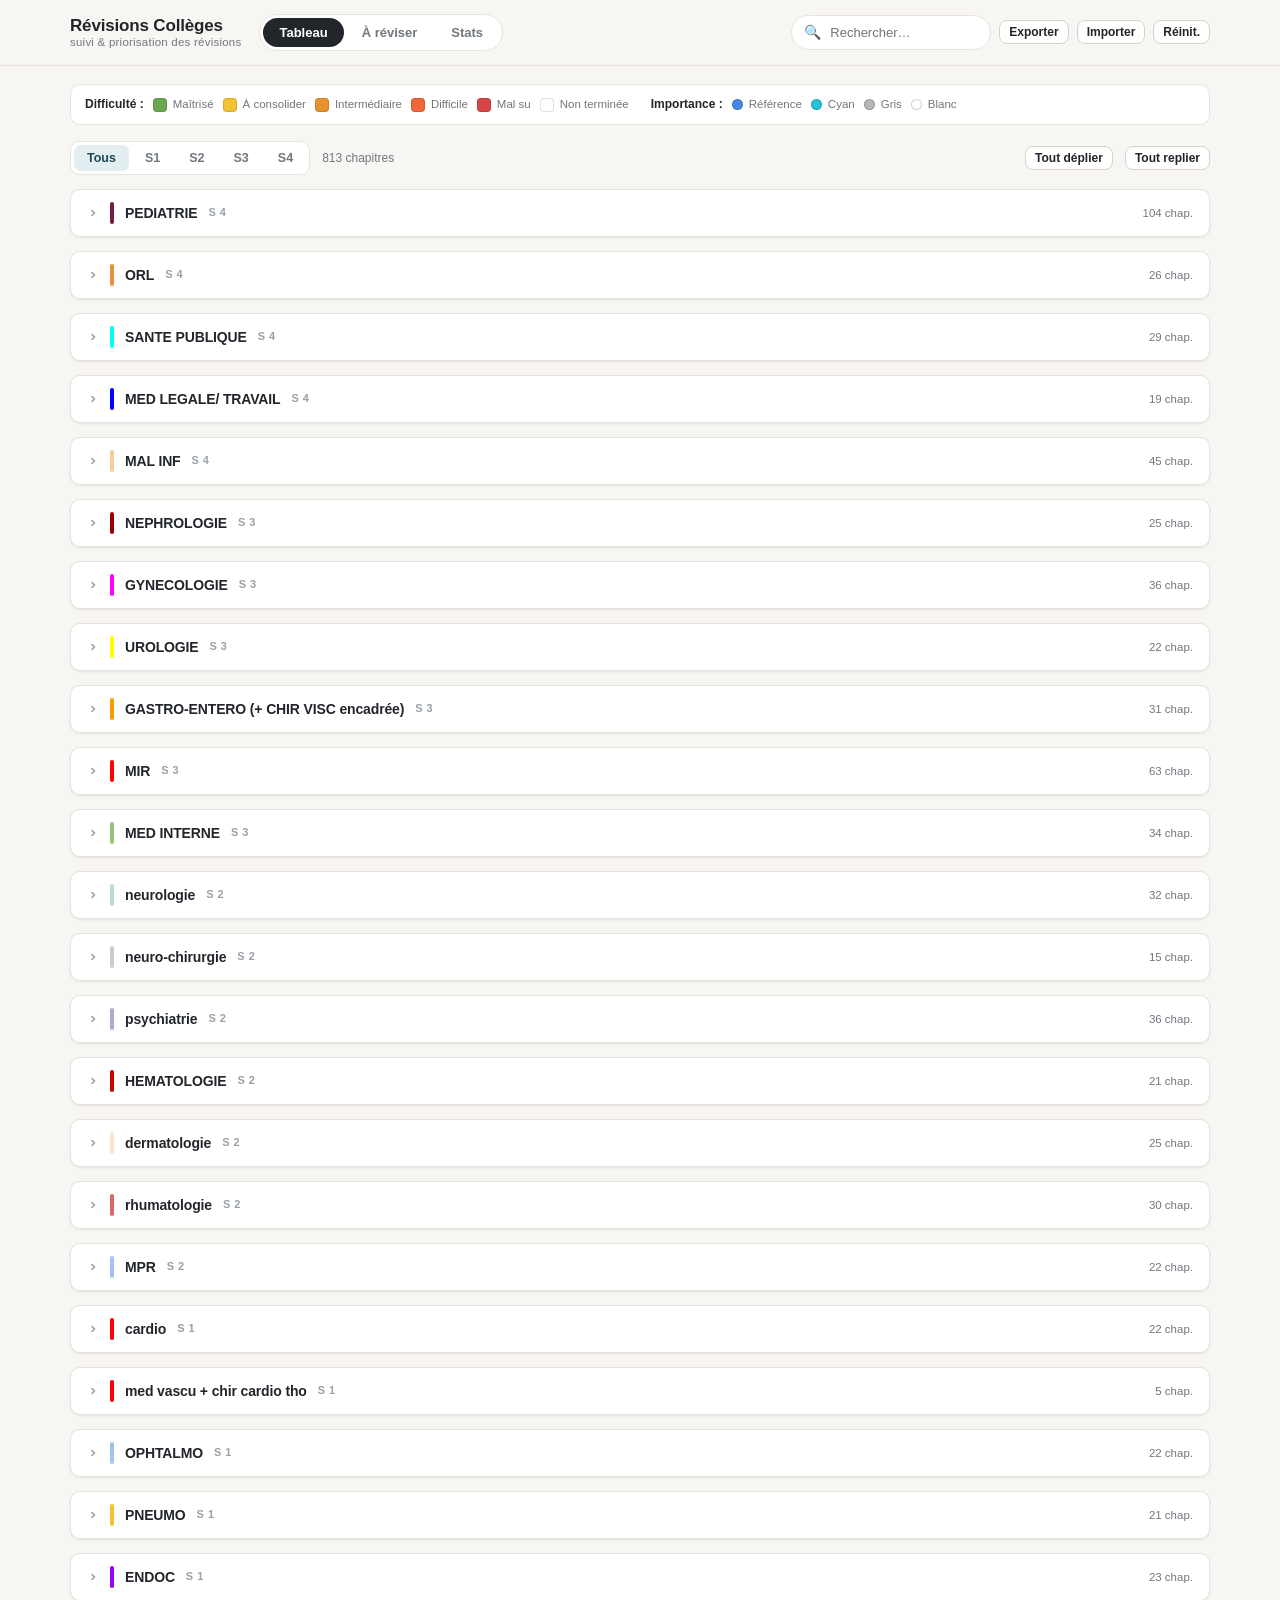
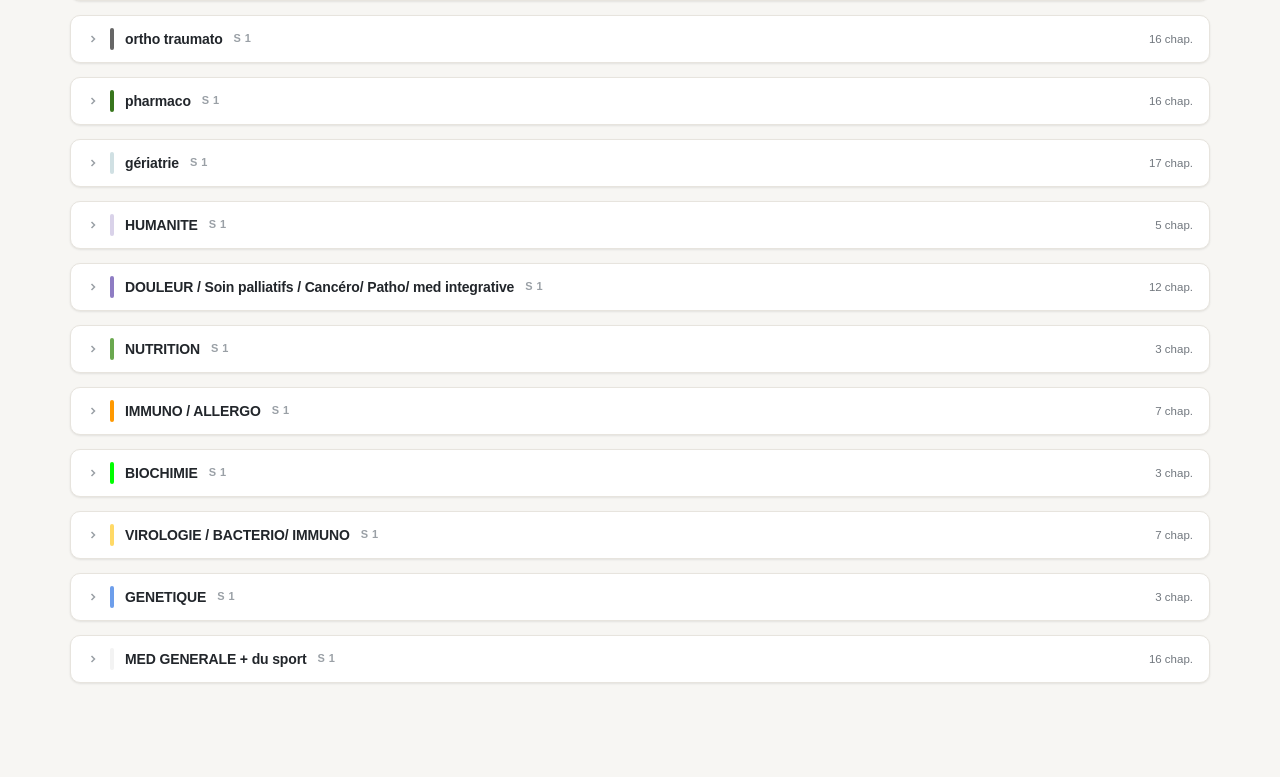
<file: main.html>
<!DOCTYPE html>
<html lang="fr">
<head>
<meta charset="utf-8">
<meta name="viewport" content="width=device-width, initial-scale=1">
<title>Révisions Collèges</title>
<style>
:root{
  --bg:#F7F6F3; --surface:#FFFFFF; --surface-2:#FBFAF8;
  --ink:#22262B; --muted:#71777E; --faint:#9AA0A6;
  --line:#E7E4DE; --line-strong:#D6D2CA;
  --accent:#2D6E7E; --accent-soft:#E3EEF0; --accent-ink:#1c4a55;
  --imp-ref:#4A86E8; --imp-cyan:#22C3D6; --imp-gris:#B7B7B7; --imp-blanc:#FFFFFF;
  --l1:#6AA84F; --l2:#F1C232; --l3:#E8912D; --l4:#F0663B; --l5:#D64545;
  --l1b:#EAF3E4; --l2b:#FBF1D2; --l3b:#FBE7CE; --l4b:#FBE0D6; --l5b:#F7DADA;
  --radius:10px; --shadow:0 1px 2px rgba(20,22,25,.05),0 1px 3px rgba(20,22,25,.04);
  --mono:ui-monospace,SFMono-Regular,Menlo,Consolas,monospace;
  --sans:-apple-system,BlinkMacSystemFont,"Segoe UI",Roboto,Helvetica,Arial,sans-serif;
}
*{box-sizing:border-box}
html,body{margin:0}
body{font-family:var(--sans);background:var(--bg);color:var(--ink);font-size:14px;line-height:1.45;-webkit-font-smoothing:antialiased}
button{font-family:inherit;cursor:pointer}
.wrap{max-width:1180px;margin:0 auto;padding:0 20px 80px}

/* header */
header.top{position:sticky;top:0;z-index:40;background:rgba(247,246,243,.86);backdrop-filter:blur(8px);border-bottom:1px solid var(--line);margin-bottom:18px}
.topin{max-width:1180px;margin:0 auto;padding:14px 20px;display:flex;align-items:center;gap:18px;flex-wrap:wrap}
.brand{display:flex;flex-direction:column;line-height:1.1}
.brand b{font-size:17px;letter-spacing:-.01em}
.brand span{font-size:11.5px;color:var(--muted);letter-spacing:.02em}
.tabs{display:flex;gap:2px;background:var(--surface);border:1px solid var(--line);border-radius:999px;padding:3px}
.tabs button{border:0;background:transparent;color:var(--muted);padding:7px 16px;border-radius:999px;font-size:13px;font-weight:550}
.tabs button.on{background:var(--ink);color:#fff}
.grow{flex:1}
.tool{display:flex;align-items:center;gap:8px}
.searchbox{display:flex;align-items:center;gap:7px;background:var(--surface);border:1px solid var(--line);border-radius:999px;padding:6px 12px}
.searchbox input{border:0;outline:0;background:transparent;font-size:13px;width:150px;color:var(--ink)}
.btn{border:1px solid var(--line-strong);background:var(--surface);color:var(--ink);padding:7px 12px;border-radius:8px;font-size:12.5px;font-weight:550}
.btn:hover{border-color:var(--accent);color:var(--accent-ink)}
.btn.mini{padding:4px 9px;font-size:12px}
.btn.accent{background:var(--accent);border-color:var(--accent);color:#fff}
.btn.accent:hover{filter:brightness(1.06);color:#fff}

/* legend */
.legend{display:flex;gap:22px;flex-wrap:wrap;align-items:center;font-size:12px;color:var(--muted);margin:2px 0 16px;padding:11px 14px;background:var(--surface);border:1px solid var(--line);border-radius:var(--radius)}
.legend .grp{display:flex;gap:9px;align-items:center;flex-wrap:wrap}
.chip{display:inline-flex;align-items:center;gap:6px;font-size:11.5px}
.sw{width:14px;height:14px;border-radius:4px;border:1px solid rgba(0,0,0,.12);display:inline-block}
.dot-imp{width:11px;height:11px;border-radius:50%;border:1px solid rgba(0,0,0,.18);display:inline-block}

/* semester filter */
.subbar{display:flex;align-items:center;gap:12px;flex-wrap:wrap;margin-bottom:14px}
.segbtns{display:flex;gap:3px;background:var(--surface);border:1px solid var(--line);border-radius:9px;padding:3px}
.segbtns button{border:0;background:transparent;color:var(--muted);padding:6px 13px;border-radius:7px;font-size:12.5px;font-weight:550}
.segbtns button.on{background:var(--accent-soft);color:var(--accent-ink)}

/* college block */
.college{margin-bottom:14px;background:var(--surface);border:1px solid var(--line);border-radius:var(--radius);overflow:hidden;box-shadow:var(--shadow)}
.college>summary{list-style:none;cursor:pointer;padding:12px 16px;display:flex;align-items:center;gap:11px;user-select:none}
.college>summary::-webkit-details-marker{display:none}
.college .cname{font-weight:650;font-size:14px;letter-spacing:-.01em}
.college .csem{font-size:11px;color:var(--faint);font-weight:600;text-transform:uppercase;letter-spacing:.04em}
.college .ccount{margin-left:auto;font-size:11.5px;color:var(--muted);font-variant-numeric:tabular-nums}
.college .cbar{width:4px;height:22px;border-radius:3px;flex:none;background:var(--line-strong)}
.chev{transition:transform .15s;color:var(--faint)}
details[open]>summary .chev{transform:rotate(90deg)}

/* chapter rows */
.rows{border-top:1px solid var(--line)}
.chapter{border-bottom:1px solid var(--line)}
.chapter:last-child{border-bottom:0}
.crow{display:grid;grid-template-columns:20px 1fr 210px 132px 220px;gap:12px;align-items:center;padding:9px 16px}
.crow:hover{background:var(--surface-2)}
.imp{flex:none}
.ctitle{font-size:13.5px;min-width:0}
.ctitle .t{white-space:normal}
.strip{display:flex;gap:3px;flex-wrap:wrap;align-items:center}
.cell-last{display:flex;align-items:center;gap:7px;font-family:var(--mono);font-size:12px;color:var(--muted);font-variant-numeric:tabular-nums}
.cell-rem{font-size:12px;color:var(--muted);display:flex;align-items:center;gap:6px;min-width:0}
.cell-rem .rtext{overflow:hidden;text-overflow:ellipsis;white-space:nowrap}
.star{flex:none;font-size:11px;color:var(--accent);background:var(--accent-soft);border:0;border-radius:6px;padding:1px 6px;font-weight:650}
.sq{width:15px;height:15px;border-radius:4px;border:1px solid rgba(0,0,0,.14);cursor:pointer;flex:none}
.sq.enc{background:repeating-linear-gradient(45deg,#fff,#fff 3px,#cfcfcf 3px,#cfcfcf 6px)!important}
.sq.none{background:#fff}
.lvlchip{display:inline-flex;align-items:center;justify-content:center;min-width:20px;height:18px;border-radius:5px;font-size:10.5px;font-weight:700;color:#fff;padding:0 5px}
.addmini{border:1px dashed var(--line-strong);background:transparent;color:var(--faint);border-radius:5px;width:17px;height:17px;line-height:1;font-size:13px;padding:0;display:flex;align-items:center;justify-content:center}
.addmini:hover{color:var(--accent);border-color:var(--accent)}

/* expand panel */
.detail{padding:4px 16px 16px 48px;background:var(--surface-2);border-top:1px solid var(--line)}
.sesslist{display:flex;flex-direction:column;gap:6px;margin:8px 0}
.sessrow{display:grid;grid-template-columns:110px auto 1fr auto;gap:10px;align-items:center;background:var(--surface);border:1px solid var(--line);border-radius:8px;padding:6px 10px}
.sessrow input[type=date]{border:1px solid var(--line);border-radius:6px;padding:3px 6px;font-family:var(--mono);font-size:12px}
.sessrow input.rem{border:1px solid var(--line);border-radius:6px;padding:4px 8px;font-size:12.5px;width:100%}
.lvlpick{display:flex;gap:3px}
.lvlpick .p{width:20px;height:20px;border-radius:5px;border:2px solid transparent;cursor:pointer}
.lvlpick .p.sel{border-color:var(--ink)}
.encbtn{font-size:11px;border:1px solid var(--line-strong);border-radius:6px;background:#fff;padding:3px 8px;color:var(--muted)}
.encbtn.on{background:#333;color:#fff;border-color:#333}
.del{border:0;background:transparent;color:var(--faint);font-size:15px;padding:2px 6px}
.del:hover{color:var(--l5)}
.metaedit{display:flex;gap:10px;flex-wrap:wrap;align-items:center;margin-top:10px;padding-top:10px;border-top:1px dashed var(--line)}
.metaedit input,.metaedit select{border:1px solid var(--line);border-radius:7px;padding:6px 9px;font-size:13px;font-family:inherit}
.metaedit label{font-size:11px;color:var(--muted);display:flex;flex-direction:column;gap:3px}

/* tab2 */
.bucket{margin-bottom:22px}
.bucket h3{font-size:12px;text-transform:uppercase;letter-spacing:.05em;color:var(--muted);margin:0 0 9px;font-weight:700;display:flex;align-items:center;gap:8px}
.bucket h3 .n{background:var(--ink);color:#fff;border-radius:999px;font-size:11px;padding:1px 8px}
.rev{display:flex;align-items:center;gap:13px;background:var(--surface);border:1px solid var(--line);border-radius:9px;padding:10px 14px;margin-bottom:7px;box-shadow:var(--shadow)}
.rev .urg{width:5px;align-self:stretch;border-radius:3px;flex:none}
.rev .rmain{flex:1;min-width:0}
.rev .rt{font-size:13.5px;font-weight:560}
.rev .rmeta{font-size:11.5px;color:var(--muted);display:flex;gap:12px;flex-wrap:wrap;margin-top:2px}
.rev .rmeta .mono{font-family:var(--mono);font-variant-numeric:tabular-nums}
.rev .score{font-family:var(--mono);font-size:11px;color:var(--faint)}
.overdue{color:var(--l5);font-weight:650}
.daychip{display:inline-flex;align-items:center;gap:5px;font-size:11px;color:var(--muted)}
.filterrow{display:flex;align-items:center;gap:16px;flex-wrap:wrap;margin-bottom:16px;padding:11px 14px;background:var(--surface);border:1px solid var(--line);border-radius:var(--radius)}
.filterrow label{display:flex;align-items:center;gap:7px;font-size:12.5px;color:var(--ink)}
.filterrow input[type=number]{width:56px;border:1px solid var(--line);border-radius:7px;padding:5px 8px;font-family:var(--mono)}
.switch{position:relative;width:38px;height:21px;flex:none}
.switch input{opacity:0;width:0;height:0}
.slider{position:absolute;inset:0;background:var(--line-strong);border-radius:999px;transition:.15s}
.slider::before{content:"";position:absolute;width:15px;height:15px;left:3px;top:3px;background:#fff;border-radius:50%;transition:.15s}
.switch input:checked+.slider{background:var(--accent)}
.switch input:checked+.slider::before{transform:translateX(17px)}
.daymark{outline:2px solid var(--accent);outline-offset:1px}

/* tab3 stats */
.statgrid{display:grid;grid-template-columns:repeat(auto-fit,minmax(150px,1fr));gap:12px;margin-bottom:22px}
.stat{background:var(--surface);border:1px solid var(--line);border-radius:var(--radius);padding:14px 16px;box-shadow:var(--shadow)}
.stat .num{font-size:26px;font-weight:700;letter-spacing:-.02em;font-variant-numeric:tabular-nums}
.stat .lab{font-size:11.5px;color:var(--muted);margin-top:2px}
.collstat{background:var(--surface);border:1px solid var(--line);border-radius:var(--radius);padding:6px 4px;box-shadow:var(--shadow)}
.csrow{display:grid;grid-template-columns:210px 1fr 60px;gap:12px;align-items:center;padding:7px 14px}
.csrow:hover{background:var(--surface-2)}
.csrow .cn{font-size:12.5px;font-weight:550;white-space:nowrap;overflow:hidden;text-overflow:ellipsis}
.sbar{display:flex;height:16px;border-radius:5px;overflow:hidden;background:#EFEDE8}
.sbar span{display:block}
.csrow .cc{text-align:right;font-family:var(--mono);font-size:11.5px;color:var(--muted)}

/* modal note */
.note{position:fixed;left:50%;bottom:22px;transform:translateX(-50%);background:var(--ink);color:#fff;padding:10px 16px;border-radius:10px;font-size:12.5px;box-shadow:0 6px 24px rgba(0,0,0,.22);z-index:80;opacity:0;pointer-events:none;transition:opacity .2s;max-width:90vw}
.note.show{opacity:1}
.persist{font-size:11.5px;color:#8a6d00;background:#FFF6DA;border:1px solid #F2E2A6;border-radius:8px;padding:8px 12px;margin-bottom:14px;display:none}
.empty{color:var(--faint);font-size:13px;padding:14px;text-align:center}
@media (max-width:820px){
  .crow{grid-template-columns:18px 1fr;row-gap:6px}
  .crow .cell-last,.crow .cell-rem,.crow .strip{grid-column:2}
  .csrow{grid-template-columns:120px 1fr 44px}
}
@media (prefers-reduced-motion:reduce){*{transition:none!important}}
</style>
</head>
<body>
<header class="top"><div class="topin">
  <div class="brand"><b>Révisions Collèges</b><span>suivi & priorisation des révisions</span></div>
  <nav class="tabs">
    <button data-tab="table" class="on">Tableau</button>
    <button data-tab="revise">À réviser</button>
    <button data-tab="stats">Stats</button>
  </nav>
  <div class="grow"></div>
  <div class="tool">
    <div class="searchbox">🔍<input id="q" placeholder="Rechercher…"></div>
    <button class="btn mini" id="exportBtn">Exporter</button>
    <button class="btn mini" id="importBtn">Importer</button>
    <button class="btn mini" id="resetBtn">Réinit.</button>
    <input type="file" id="fileIn" accept="application/json" hidden>
  </div>
</div></header>

<div class="wrap">
  <div class="persist" id="persistNote">⚠ Les données ne peuvent pas être sauvegardées ici (aperçu). <b>Télécharge ce fichier</b> et ouvre-le dans ton navigateur : tes modifications seront alors conservées automatiquement sur ta machine.</div>

  <div class="legend">
    <div class="grp"><b style="color:var(--ink);font-weight:600">Difficulté&nbsp;:</b>
      <span class="chip"><span class="sw" style="background:var(--l1)"></span>Maîtrisé</span>
      <span class="chip"><span class="sw" style="background:var(--l2)"></span>À consolider</span>
      <span class="chip"><span class="sw" style="background:var(--l3)"></span>Intermédiaire</span>
      <span class="chip"><span class="sw" style="background:var(--l4)"></span>Difficile</span>
      <span class="chip"><span class="sw" style="background:var(--l5)"></span>Mal su</span>
      <span class="chip"><span class="sw" style="background:#fff"></span>Non terminée</span>
    </div>
    <div class="grp"><b style="color:var(--ink);font-weight:600">Importance&nbsp;:</b>
      <span class="chip"><span class="dot-imp" style="background:var(--imp-ref)"></span>Référence</span>
      <span class="chip"><span class="dot-imp" style="background:var(--imp-cyan)"></span>Cyan</span>
      <span class="chip"><span class="dot-imp" style="background:var(--imp-gris)"></span>Gris</span>
      <span class="chip"><span class="dot-imp" style="background:var(--imp-blanc)"></span>Blanc</span>
    </div>
  </div>

  <!-- TAB TABLE -->
  <section id="tab-table">
    <div class="subbar">
      <div class="segbtns" id="semFilter">
        <button data-sem="all" class="on">Tous</button>
        <button data-sem="SEMESTRE 1">S1</button>
        <button data-sem="SEMESTRE 2">S2</button>
        <button data-sem="SEMESTRE 3">S3</button>
        <button data-sem="SEMESTRE 4">S4</button>
      </div>
      <span id="tableCount" style="font-size:12px;color:var(--muted)"></span>
      <div class="grow"></div>
      <button class="btn mini" id="expandAll">Tout déplier</button>
      <button class="btn mini" id="collapseAll">Tout replier</button>
    </div>
    <div id="tableBody"></div>
  </section>

  <!-- TAB REVISE -->
  <section id="tab-revise" hidden>
    <div class="filterrow">
      <label><span class="switch"><input type="checkbox" id="inclSecond"><span class="slider"></span></span> Inclure cyan / gris / blanc</label>
      <label>Objectif du jour <input type="number" id="dayGoal" min="0" value="10"></label>
      <span style="font-size:12px;color:var(--muted)" id="reviseInfo"></span>
    </div>
    <div id="reviseBody"></div>
  </section>

  <!-- TAB STATS -->
  <section id="tab-stats" hidden>
    <div class="statgrid" id="statCards"></div>
    <h3 style="font-size:12px;text-transform:uppercase;letter-spacing:.05em;color:var(--muted);margin:0 0 9px;font-weight:700">Par collège — état actuel des chapitres</h3>
    <div class="collstat" id="collStats"></div>
  </section>
</div>

<div class="note" id="toast"></div>

<script>
const SEED = {"generated":"2026-07-01","chapters":[{"id":"c1","semestre":"SEMESTRE 4","college":"PEDIATRIE","collegeColor":"741B47","titre":"chapitre (13)","importance":"blanc","sessions":[]},{"id":"c2","semestre":"SEMESTRE 4","college":"PEDIATRIE","collegeColor":"741B47","titre":"chapitre (27)","importance":"blanc","sessions":[]},{"id":"c3","semestre":"SEMESTRE 4","college":"PEDIATRIE","collegeColor":"741B47","titre":"chapitre (30)","importance":"reference","sessions":[{"date":"2026-02-13","niveau":2,"remarque":"","enCours":false},{"date":"2026-04-19","niveau":2,"remarque":"","enCours":false}]},{"id":"c4","semestre":"SEMESTRE 4","college":"PEDIATRIE","collegeColor":"741B47","titre":"chapitre (32)","importance":"reference","sessions":[{"date":"2026-02-12","niveau":2,"remarque":"","enCours":false},{"date":"2026-03-31","niveau":3,"remarque":"","enCours":false}]},{"id":"c5","semestre":"SEMESTRE 4","college":"PEDIATRIE","collegeColor":"741B47","titre":"chapitre (33)","importance":"blanc","sessions":[]},{"id":"c6","semestre":"SEMESTRE 4","college":"PEDIATRIE","collegeColor":"741B47","titre":"chapitre (34)","importance":"blanc","sessions":[]},{"id":"c7","semestre":"SEMESTRE 4","college":"PEDIATRIE","collegeColor":"741B47","titre":"chapitre (45)","importance":"cyan","sessions":[]},{"id":"c8","semestre":"SEMESTRE 4","college":"PEDIATRIE","collegeColor":"741B47","titre":"chapitre (47)","importance":"reference","sessions":[{"date":"2026-03-03","niveau":5,"remarque":"","enCours":false},{"date":"2026-03-30","niveau":2,"remarque":"","enCours":false}]},{"id":"c9","semestre":"SEMESTRE 4","college":"PEDIATRIE","collegeColor":"741B47","titre":"chapitre (48)","importance":"reference","sessions":[{"date":"2026-03-02","niveau":3,"remarque":"","enCours":false},{"date":"2026-04-25","niveau":5,"remarque":"","enCours":false}]},{"id":"c10","semestre":"SEMESTRE 4","college":"PEDIATRIE","collegeColor":"741B47","titre":"chapitre (49)","importance":"reference","sessions":[{"date":"2025-11-04","niveau":1,"remarque":"","enCours":false},{"date":"2026-02-19","niveau":1,"remarque":"","enCours":false}]},{"id":"c11","semestre":"SEMESTRE 4","college":"PEDIATRIE","collegeColor":"741B47","titre":"chapitre (50)","importance":"blanc","sessions":[{"date":"2026-03-02","niveau":1,"remarque":"","enCours":false}]},{"id":"c12","semestre":"SEMESTRE 4","college":"PEDIATRIE","collegeColor":"741B47","titre":"chapitre (51)","importance":"reference","sessions":[]},{"id":"c13","semestre":"SEMESTRE 4","college":"PEDIATRIE","collegeColor":"741B47","titre":"chapitre (52)","importance":"blanc","sessions":[]},{"id":"c14","semestre":"SEMESTRE 4","college":"PEDIATRIE","collegeColor":"741B47","titre":"chapitre (53)","importance":"reference","sessions":[{"date":"2026-02-25","niveau":2,"remarque":"","enCours":false},{"date":"2026-04-19","niveau":2,"remarque":"","enCours":false}]},{"id":"c15","semestre":"SEMESTRE 4","college":"PEDIATRIE","collegeColor":"741B47","titre":"chapitre (54) presque que rang B","importance":"reference","sessions":[{"date":"2026-01-23","niveau":2,"remarque":"","enCours":false},{"date":"2026-04-19","niveau":2,"remarque":"","enCours":false}]},{"id":"c16","semestre":"SEMESTRE 4","college":"PEDIATRIE","collegeColor":"741B47","titre":"chapitre (55)","importance":"reference","sessions":[{"date":"2026-03-04","niveau":2,"remarque":"","enCours":false}]},{"id":"c17","semestre":"SEMESTRE 4","college":"PEDIATRIE","collegeColor":"741B47","titre":"chapitre (56)","importance":"reference","sessions":[{"date":"2026-03-04","niveau":2,"remarque":"","enCours":false}]},{"id":"c18","semestre":"SEMESTRE 4","college":"PEDIATRIE","collegeColor":"741B47","titre":"chapitre (57)","importance":"reference","sessions":[{"date":"2026-02-24","niveau":1,"remarque":"","enCours":false},{"date":"2026-04-27","niveau":1,"remarque":"","enCours":false}]},{"id":"c19","semestre":"SEMESTRE 4","college":"PEDIATRIE","collegeColor":"741B47","titre":"chapitre (59)","importance":"blanc","sessions":[{"date":"2026-02-27","niveau":1,"remarque":"","enCours":false}]},{"id":"c20","semestre":"SEMESTRE 4","college":"PEDIATRIE","collegeColor":"741B47","titre":"chapitre (71)","importance":"blanc","sessions":[]},{"id":"c21","semestre":"SEMESTRE 4","college":"PEDIATRIE","collegeColor":"741B47","titre":"chapitre (89)","importance":"blanc","sessions":[]},{"id":"c22","semestre":"SEMESTRE 4","college":"PEDIATRIE","collegeColor":"741B47","titre":"chapitre (100)","importance":"cyan","sessions":[]},{"id":"c23","semestre":"SEMESTRE 4","college":"PEDIATRIE","collegeColor":"741B47","titre":"chapitre (105)","importance":"cyan","sessions":[{"date":"2026-03-14","niveau":3,"remarque":"","enCours":false}]},{"id":"c24","semestre":"SEMESTRE 4","college":"PEDIATRIE","collegeColor":"741B47","titre":"chapitre (110)","importance":"cyan","sessions":[]},{"id":"c25","semestre":"SEMESTRE 4","college":"PEDIATRIE","collegeColor":"741B47","titre":"chapitre (137)","importance":"reference","sessions":[{"date":"2026-02-19","niveau":3,"remarque":"","enCours":false}]},{"id":"c26","semestre":"SEMESTRE 4","college":"PEDIATRIE","collegeColor":"741B47","titre":"chapitre (142)","importance":"cyan","sessions":[]},{"id":"c27","semestre":"SEMESTRE 4","college":"PEDIATRIE","collegeColor":"741B47","titre":"chapitre (146)","importance":"cyan","sessions":[{"date":"2026-02-08","niveau":2,"remarque":"","enCours":false},{"date":"2026-02-19","niveau":2,"remarque":"","enCours":false}]},{"id":"c28","semestre":"SEMESTRE 4","college":"PEDIATRIE","collegeColor":"741B47","titre":"chapitre (147)","importance":"cyan","sessions":[{"date":"2026-01-13","niveau":2,"remarque":"","enCours":false},{"date":"2026-03-23","niveau":4,"remarque":"","enCours":false}]},{"id":"c29","semestre":"SEMESTRE 4","college":"PEDIATRIE","collegeColor":"741B47","titre":"chapitre (148)","importance":"cyan","sessions":[{"date":"2026-01-31","niveau":2,"remarque":"","enCours":false},{"date":"2026-03-26","niveau":2,"remarque":"","enCours":false}]},{"id":"c30","semestre":"SEMESTRE 4","college":"PEDIATRIE","collegeColor":"741B47","titre":"chapitre (149)","importance":"cyan","sessions":[{"date":"2026-01-13","niveau":2,"remarque":"","enCours":false},{"date":"2026-01-31","niveau":2,"remarque":"","enCours":false}]},{"id":"c31","semestre":"SEMESTRE 4","college":"PEDIATRIE","collegeColor":"741B47","titre":"chapitre (150)","importance":"cyan","sessions":[{"date":"2026-03-31","niveau":3,"remarque":"","enCours":false}]},{"id":"c32","semestre":"SEMESTRE 4","college":"PEDIATRIE","collegeColor":"741B47","titre":"chapitre (151)","importance":"cyan","sessions":[{"date":"2026-01-17","niveau":3,"remarque":"","enCours":false},{"date":"2026-02-09","niveau":4,"remarque":"","enCours":false},{"date":"2026-04-29","niveau":3,"remarque":"","enCours":false}]},{"id":"c33","semestre":"SEMESTRE 4","college":"PEDIATRIE","collegeColor":"741B47","titre":"chapitre (154)","importance":"cyan","sessions":[{"date":"2026-01-15","niveau":2,"remarque":"","enCours":false},{"date":"2026-02-23","niveau":3,"remarque":"","enCours":false},{"date":"2026-04-29","niveau":3,"remarque":"","enCours":false}]},{"id":"c34","semestre":"SEMESTRE 4","college":"PEDIATRIE","collegeColor":"741B47","titre":"chapitre (155)","importance":"cyan","sessions":[{"date":"2026-01-31","niveau":3,"remarque":"","enCours":false},{"date":"2026-04-14","niveau":5,"remarque":"","enCours":false}]},{"id":"c35","semestre":"SEMESTRE 4","college":"PEDIATRIE","collegeColor":"741B47","titre":"chapitre (156)","importance":"cyan","sessions":[{"date":"2026-01-23","niveau":2,"remarque":"","enCours":false},{"date":"2026-03-19","niveau":3,"remarque":"","enCours":false}]},{"id":"c36","semestre":"SEMESTRE 4","college":"PEDIATRIE","collegeColor":"741B47","titre":"chapitre (157)","importance":"cyan","sessions":[{"date":"2026-01-24","niveau":2,"remarque":"","enCours":false},{"date":"2026-03-19","niveau":2,"remarque":"","enCours":false}]},{"id":"c37","semestre":"SEMESTRE 4","college":"PEDIATRIE","collegeColor":"741B47","titre":"chapitre (159)","importance":"cyan","sessions":[{"date":"2026-01-25","niveau":4,"remarque":"","enCours":false},{"date":"2026-02-17","niveau":5,"remarque":"","enCours":false}]},{"id":"c38","semestre":"SEMESTRE 4","college":"PEDIATRIE","collegeColor":"741B47","titre":"chapitre (161)","importance":"cyan","sessions":[{"date":"2026-05-02","niveau":2,"remarque":"","enCours":false}]},{"id":"c39","semestre":"SEMESTRE 4","college":"PEDIATRIE","collegeColor":"741B47","titre":"chapitre (163)","importance":"cyan","sessions":[{"date":"2026-01-15","niveau":2,"remarque":"","enCours":false},{"date":"2026-04-28","niveau":2,"remarque":"","enCours":false}]},{"id":"c40","semestre":"SEMESTRE 4","college":"PEDIATRIE","collegeColor":"741B47","titre":"chapitre (164)","importance":"reference","sessions":[{"date":"2026-02-18","niveau":3,"remarque":"","enCours":false},{"date":"2026-02-19","niveau":3,"remarque":"","enCours":false}]},{"id":"c41","semestre":"SEMESTRE 4","college":"PEDIATRIE","collegeColor":"741B47","titre":"chapitre (168)","importance":"blanc","sessions":[{"date":"2026-02-22","niveau":3,"remarque":"","enCours":false}]},{"id":"c42","semestre":"SEMESTRE 4","college":"PEDIATRIE","collegeColor":"741B47","titre":"chapitre (169)","importance":"blanc","sessions":[{"date":"2026-01-27","niveau":3,"remarque":"","enCours":false},{"date":"2026-03-04","niveau":5,"remarque":"","enCours":false}]},{"id":"c43","semestre":"SEMESTRE 4","college":"PEDIATRIE","collegeColor":"741B47","titre":"chapitre (170)","importance":"blanc","sessions":[{"date":"2026-02-21","niveau":3,"remarque":"","enCours":false}]},{"id":"c44","semestre":"SEMESTRE 4","college":"PEDIATRIE","collegeColor":"741B47","titre":"chapitre (174)","importance":"cyan","sessions":[{"date":"2026-02-26","niveau":2,"remarque":"","enCours":false}]},{"id":"c45","semestre":"SEMESTRE 4","college":"PEDIATRIE","collegeColor":"741B47","titre":"chapitre (175)","importance":"cyan","sessions":[{"date":"2026-02-26","niveau":2,"remarque":"","enCours":false}]},{"id":"c46","semestre":"SEMESTRE 4","college":"PEDIATRIE","collegeColor":"741B47","titre":"chapitre (176)","importance":"cyan","sessions":[{"date":"2026-02-17","niveau":3,"remarque":"","enCours":false},{"date":"2026-04-20","niveau":3,"remarque":"","enCours":false}]},{"id":"c47","semestre":"SEMESTRE 4","college":"PEDIATRIE","collegeColor":"741B47","titre":"chapitre (177)","importance":"cyan","sessions":[{"date":"2026-03-06","niveau":2,"remarque":"","enCours":false}]},{"id":"c48","semestre":"SEMESTRE 4","college":"PEDIATRIE","collegeColor":"741B47","titre":"chapitre (186)","importance":"cyan","sessions":[{"date":"2026-03-05","niveau":2,"remarque":"","enCours":false}]},{"id":"c49","semestre":"SEMESTRE 4","college":"PEDIATRIE","collegeColor":"741B47","titre":"chapitre (188)","importance":"cyan","sessions":[{"date":"2026-03-05","niveau":2,"remarque":"","enCours":false}]},{"id":"c50","semestre":"SEMESTRE 4","college":"PEDIATRIE","collegeColor":"741B47","titre":"chapitre (189)","importance":"cyan","sessions":[{"date":"2026-04-28","niveau":3,"remarque":"","enCours":false}]},{"id":"c51","semestre":"SEMESTRE 4","college":"PEDIATRIE","collegeColor":"741B47","titre":"chapitre (203)","importance":"cyan","sessions":[{"date":"2026-04-23","niveau":2,"remarque":"","enCours":false}]},{"id":"c52","semestre":"SEMESTRE 4","college":"PEDIATRIE","collegeColor":"741B47","titre":"chapitre (204)","importance":"cyan","sessions":[]},{"id":"c53","semestre":"SEMESTRE 4","college":"PEDIATRIE","collegeColor":"741B47","titre":"chapitre (207)","importance":"cyan","sessions":[{"date":"2026-04-27","niveau":2,"remarque":"","enCours":false},{"date":"2026-06-30","niveau":2,"remarque":"","enCours":false}]},{"id":"c54","semestre":"SEMESTRE 4","college":"PEDIATRIE","collegeColor":"741B47","titre":"chapitre (212)","importance":"cyan","sessions":[]},{"id":"c55","semestre":"SEMESTRE 4","college":"PEDIATRIE","collegeColor":"741B47","titre":"chapitre (213)","importance":"cyan","sessions":[{"date":"2026-05-26","niveau":2,"remarque":"","enCours":false}]},{"id":"c56","semestre":"SEMESTRE 4","college":"PEDIATRIE","collegeColor":"741B47","titre":"chapitre (215)","importance":"cyan","sessions":[{"date":"2026-02-26","niveau":2,"remarque":"","enCours":false},{"date":"2026-04-21","niveau":3,"remarque":"","enCours":false}]},{"id":"c57","semestre":"SEMESTRE 4","college":"PEDIATRIE","collegeColor":"741B47","titre":"chapitre (216)","importance":"blanc","sessions":[]},{"id":"c58","semestre":"SEMESTRE 4","college":"PEDIATRIE","collegeColor":"741B47","titre":"chapitre (219)","importance":"cyan","sessions":[]},{"id":"c59","semestre":"SEMESTRE 4","college":"PEDIATRIE","collegeColor":"741B47","titre":"chapitre (220)","importance":"cyan","sessions":[]},{"id":"c60","semestre":"SEMESTRE 4","college":"PEDIATRIE","collegeColor":"741B47","titre":"chapitre (224)","importance":"cyan","sessions":[]},{"id":"c61","semestre":"SEMESTRE 4","college":"PEDIATRIE","collegeColor":"741B47","titre":"chapitre (238)","importance":"reference","sessions":[{"date":"2026-04-17","niveau":3,"remarque":"","enCours":false}]},{"id":"c62","semestre":"SEMESTRE 4","college":"PEDIATRIE","collegeColor":"741B47","titre":"chapitre (240)","importance":"cyan","sessions":[]},{"id":"c63","semestre":"SEMESTRE 4","college":"PEDIATRIE","collegeColor":"741B47","titre":"chapitre (243)","importance":"blanc","sessions":[]},{"id":"c64","semestre":"SEMESTRE 4","college":"PEDIATRIE","collegeColor":"741B47","titre":"chapitre (245)","importance":"cyan","sessions":[{"date":"2026-04-28","niveau":3,"remarque":"","enCours":false}]},{"id":"c65","semestre":"SEMESTRE 4","college":"PEDIATRIE","collegeColor":"741B47","titre":"chapitre (247)","importance":"cyan","sessions":[]},{"id":"c66","semestre":"SEMESTRE 4","college":"PEDIATRIE","collegeColor":"741B47","titre":"chapitre (249)","importance":"blanc","sessions":[]},{"id":"c67","semestre":"SEMESTRE 4","college":"PEDIATRIE","collegeColor":"741B47","titre":"chapitre (250)","importance":"cyan","sessions":[{"date":"2026-02-24","niveau":2,"remarque":"","enCours":false},{"date":"2026-04-27","niveau":3,"remarque":"","enCours":false}]},{"id":"c68","semestre":"SEMESTRE 4","college":"PEDIATRIE","collegeColor":"741B47","titre":"chapitre (251)","importance":"cyan","sessions":[{"date":"2026-03-06","niveau":2,"remarque":"","enCours":false}]},{"id":"c69","semestre":"SEMESTRE 4","college":"PEDIATRIE","collegeColor":"741B47","titre":"chapitre (253)","importance":"cyan","sessions":[]},{"id":"c70","semestre":"SEMESTRE 4","college":"PEDIATRIE","collegeColor":"741B47","titre":"chapitre (255)","importance":"blanc","sessions":[{"date":"2025-10-26","niveau":3,"remarque":"","enCours":false}]},{"id":"c71","semestre":"SEMESTRE 4","college":"PEDIATRIE","collegeColor":"741B47","titre":"chapitre (256)","importance":"cyan","sessions":[]},{"id":"c72","semestre":"SEMESTRE 4","college":"PEDIATRIE","collegeColor":"741B47","titre":"chapitre (258)","importance":"blanc","sessions":[]},{"id":"c73","semestre":"SEMESTRE 4","college":"PEDIATRIE","collegeColor":"741B47","titre":"chapitre (259)","importance":"cyan","sessions":[{"date":null,"niveau":null,"remarque":"cours du 21/1","enCours":false}]},{"id":"c74","semestre":"SEMESTRE 4","college":"PEDIATRIE","collegeColor":"741B47","titre":"chapitre (260)","importance":"cyan","sessions":[{"date":"2026-05-20","niveau":2,"remarque":"","enCours":false}]},{"id":"c75","semestre":"SEMESTRE 4","college":"PEDIATRIE","collegeColor":"741B47","titre":"chapitre (264)","importance":"cyan","sessions":[]},{"id":"c76","semestre":"SEMESTRE 4","college":"PEDIATRIE","collegeColor":"741B47","titre":"chapitre (269)","importance":"cyan","sessions":[{"date":"2026-04-29","niveau":3,"remarque":"","enCours":false}]},{"id":"c77","semestre":"SEMESTRE 4","college":"PEDIATRIE","collegeColor":"741B47","titre":"chapitre (271)","importance":"cyan","sessions":[{"date":null,"niveau":null,"remarque":"cours du 20/1","enCours":false}]},{"id":"c78","semestre":"SEMESTRE 4","college":"PEDIATRIE","collegeColor":"741B47","titre":"chapitre (274)","importance":"cyan","sessions":[{"date":"2026-04-21","niveau":2,"remarque":"","enCours":false}]},{"id":"c79","semestre":"SEMESTRE 4","college":"PEDIATRIE","collegeColor":"741B47","titre":"chapitre (278)","importance":"cyan","sessions":[{"date":"2026-02-15","niveau":2,"remarque":"","enCours":false},{"date":null,"niveau":null,"remarque":"revoir","enCours":false}]},{"id":"c80","semestre":"SEMESTRE 4","college":"PEDIATRIE","collegeColor":"741B47","titre":"chapitre (283)","importance":"cyan","sessions":[{"date":"2026-04-29","niveau":2,"remarque":"","enCours":false}]},{"id":"c81","semestre":"SEMESTRE 4","college":"PEDIATRIE","collegeColor":"741B47","titre":"chapitre (285)","importance":"cyan","sessions":[{"date":null,"niveau":null,"remarque":"cours du 20/1","enCours":false}]},{"id":"c82","semestre":"SEMESTRE 4","college":"PEDIATRIE","collegeColor":"741B47","titre":"chapitre (286)","importance":"reference","sessions":[{"date":"2026-02-17","niveau":3,"remarque":"","enCours":false},{"date":"2026-04-29","niveau":2,"remarque":"","enCours":false}]},{"id":"c83","semestre":"SEMESTRE 4","college":"PEDIATRIE","collegeColor":"741B47","titre":"chapitre (289)","importance":"blanc","sessions":[{"date":"2026-04-29","niveau":3,"remarque":"","enCours":false}]},{"id":"c84","semestre":"SEMESTRE 4","college":"PEDIATRIE","collegeColor":"741B47","titre":"chapitre (297)","importance":"reference","sessions":[{"date":"2026-03-27","niveau":3,"remarque":"","enCours":false}]},{"id":"c85","semestre":"SEMESTRE 4","college":"PEDIATRIE","collegeColor":"741B47","titre":"chapitre (315)","importance":"cyan","sessions":[]},{"id":"c86","semestre":"SEMESTRE 4","college":"PEDIATRIE","collegeColor":"741B47","titre":"chapitre (329)","importance":"cyan","sessions":[]},{"id":"c87","semestre":"SEMESTRE 4","college":"PEDIATRIE","collegeColor":"741B47","titre":"chapitre (330)","importance":"blanc","sessions":[]},{"id":"c88","semestre":"SEMESTRE 4","college":"PEDIATRIE","collegeColor":"741B47","titre":"chapitre (331)","importance":"cyan","sessions":[{"date":"2026-03-11","niveau":3,"remarque":"","enCours":false}]},{"id":"c89","semestre":"SEMESTRE 4","college":"PEDIATRIE","collegeColor":"741B47","titre":"chapitre (332)","importance":"cyan","sessions":[{"date":"2025-12-12","niveau":4,"remarque":"","enCours":false},{"date":"2026-02-11","niveau":2,"remarque":"","enCours":false}]},{"id":"c90","semestre":"SEMESTRE 4","college":"PEDIATRIE","collegeColor":"741B47","titre":"chapitre (334)","importance":"blanc","sessions":[]},{"id":"c91","semestre":"SEMESTRE 4","college":"PEDIATRIE","collegeColor":"741B47","titre":"chapitre (337)","importance":"cyan","sessions":[{"date":null,"niveau":null,"remarque":"pas fait chez l'enfant","enCours":false}]},{"id":"c92","semestre":"SEMESTRE 4","college":"PEDIATRIE","collegeColor":"741B47","titre":"chapitre (343)","importance":"cyan","sessions":[{"date":"2026-02-11","niveau":2,"remarque":"","enCours":false}]},{"id":"c93","semestre":"SEMESTRE 4","college":"PEDIATRIE","collegeColor":"741B47","titre":"chapitre (345)","importance":"reference","sessions":[{"date":"2026-02-11","niveau":1,"remarque":"","enCours":false}]},{"id":"c94","semestre":"SEMESTRE 4","college":"PEDIATRIE","collegeColor":"741B47","titre":"chapitre (346)","importance":"reference","sessions":[{"date":"2026-03-14","niveau":3,"remarque":"","enCours":false}]},{"id":"c95","semestre":"SEMESTRE 4","college":"PEDIATRIE","collegeColor":"741B47","titre":"chapitre (348)","importance":"blanc","sessions":[{"date":null,"niveau":null,"remarque":"cours du 21/1","enCours":false}]},{"id":"c96","semestre":"SEMESTRE 4","college":"PEDIATRIE","collegeColor":"741B47","titre":"chapitre (353)","importance":"blanc","sessions":[]},{"id":"c97","semestre":"SEMESTRE 4","college":"PEDIATRIE","collegeColor":"741B47","titre":"chapitre (354)","importance":"blanc","sessions":[{"date":"2026-04-29","niveau":3,"remarque":"","enCours":false},{"date":"2026-06-01","niveau":2,"remarque":"","enCours":false}]},{"id":"c98","semestre":"SEMESTRE 4","college":"PEDIATRIE","collegeColor":"741B47","titre":"chapitre (355)","importance":"blanc","sessions":[{"date":null,"niveau":null,"remarque":"cours du 20/1","enCours":false}]},{"id":"c99","semestre":"SEMESTRE 4","college":"PEDIATRIE","collegeColor":"741B47","titre":"chapitre (356)","importance":"blanc","sessions":[{"date":"2026-04-27","niveau":2,"remarque":"","enCours":false}]},{"id":"c100","semestre":"SEMESTRE 4","college":"PEDIATRIE","collegeColor":"741B47","titre":"chapitre (357)","importance":"blanc","sessions":[{"date":"2026-04-29","niveau":3,"remarque":"","enCours":false}]},{"id":"c101","semestre":"SEMESTRE 4","college":"PEDIATRIE","collegeColor":"741B47","titre":"chapitre (359)","importance":"blanc","sessions":[{"date":"2026-04-23","niveau":2,"remarque":"","enCours":false}]},{"id":"c102","semestre":"SEMESTRE 4","college":"PEDIATRIE","collegeColor":"741B47","titre":"chapitre (364)","importance":"reference","sessions":[{"date":"2025-11-19","niveau":1,"remarque":"","enCours":false}]},{"id":"c103","semestre":"SEMESTRE 4","college":"PEDIATRIE","collegeColor":"741B47","titre":"chapitre (365)","importance":"blanc","sessions":[]},{"id":"c104","semestre":"SEMESTRE 4","college":"PEDIATRIE","collegeColor":"741B47","titre":"chapitre (336)","importance":"cyan","sessions":[{"date":"2026-05-15","niveau":2,"remarque":"","enCours":false}]},{"id":"c105","semestre":"SEMESTRE 4","college":"ORL","collegeColor":"E69138","titre":"chapitre (87 )","importance":"reference","sessions":[{"date":"2026-03-30","niveau":1,"remarque":"","enCours":false},{"date":null,"niveau":null,"remarque":"a revoir","enCours":false}]},{"id":"c106","semestre":"SEMESTRE 4","college":"ORL","collegeColor":"E69138","titre":"chapitre ( 88)","importance":"reference","sessions":[{"date":"2026-04-01","niveau":2,"remarque":"","enCours":false},{"date":null,"niveau":null,"remarque":"","enCours":false}]},{"id":"c107","semestre":"SEMESTRE 4","college":"ORL","collegeColor":"E69138","titre":"chapitre (89 )","importance":"reference","sessions":[{"date":"2026-03-26","niveau":3,"remarque":"","enCours":false},{"date":"2026-04-24","niveau":2,"remarque":"","enCours":false}]},{"id":"c108","semestre":"SEMESTRE 4","college":"ORL","collegeColor":"E69138","titre":"chapitre (90 )","importance":"reference","sessions":[{"date":"2026-03-31","niveau":3,"remarque":"","enCours":false},{"date":"2026-04-23","niveau":2,"remarque":"","enCours":false}]},{"id":"c109","semestre":"SEMESTRE 4","college":"ORL","collegeColor":"E69138","titre":"chapitre (103 )","importance":"reference","sessions":[{"date":"2026-03-26","niveau":2,"remarque":"","enCours":false}]},{"id":"c110","semestre":"SEMESTRE 4","college":"ORL","collegeColor":"E69138","titre":"chapitre (150 )","importance":"reference","sessions":[{"date":"2026-03-31","niveau":3,"remarque":"","enCours":false},{"date":"2026-04-22","niveau":2,"remarque":"","enCours":false}]},{"id":"c111","semestre":"SEMESTRE 4","college":"ORL","collegeColor":"E69138","titre":"chapitre ( 298)","importance":"reference","sessions":[{"date":"2026-04-17","niveau":3,"remarque":"","enCours":false},{"date":"2026-05-01","niveau":2,"remarque":"","enCours":false}]},{"id":"c112","semestre":"SEMESTRE 4","college":"ORL","collegeColor":"E69138","titre":"chapitre (47 )","importance":"blanc","sessions":[]},{"id":"c113","semestre":"SEMESTRE 4","college":"ORL","collegeColor":"E69138","titre":"chapitre (56 )","importance":"blanc","sessions":[]},{"id":"c114","semestre":"SEMESTRE 4","college":"ORL","collegeColor":"E69138","titre":"chapitre ( 99)","importance":"blanc","sessions":[]},{"id":"c115","semestre":"SEMESTRE 4","college":"ORL","collegeColor":"E69138","titre":"chapitre (101 )","importance":"blanc","sessions":[{"date":null,"niveau":null,"remarque":"paralysie faciale","enCours":false}]},{"id":"c116","semestre":"SEMESTRE 4","college":"ORL","collegeColor":"E69138","titre":"chapitre (109 )","importance":"blanc","sessions":[]},{"id":"c117","semestre":"SEMESTRE 4","college":"ORL","collegeColor":"E69138","titre":"chapitre (110 )","importance":"blanc","sessions":[]},{"id":"c118","semestre":"SEMESTRE 4","college":"ORL","collegeColor":"E69138","titre":"chapitre ( 118)","importance":"blanc","sessions":[]},{"id":"c119","semestre":"SEMESTRE 4","college":"ORL","collegeColor":"E69138","titre":"chapitre (119 )","importance":"blanc","sessions":[]},{"id":"c120","semestre":"SEMESTRE 4","college":"ORL","collegeColor":"E69138","titre":"chapitre (122 )","importance":"blanc","sessions":[]},{"id":"c121","semestre":"SEMESTRE 4","college":"ORL","collegeColor":"E69138","titre":"chapitre (148 )","importance":"blanc","sessions":[{"date":"2026-01-31","niveau":2,"remarque":"","enCours":false}]},{"id":"c122","semestre":"SEMESTRE 4","college":"ORL","collegeColor":"E69138","titre":"chapitre ( 149)","importance":"blanc","sessions":[{"date":"2026-01-13","niveau":2,"remarque":"","enCours":false}]},{"id":"c123","semestre":"SEMESTRE 4","college":"ORL","collegeColor":"E69138","titre":"chapitre ( 188)","importance":"blanc","sessions":[]},{"id":"c124","semestre":"SEMESTRE 4","college":"ORL","collegeColor":"E69138","titre":"chapitre (203 )","importance":"blanc","sessions":[{"date":"2026-04-23","niveau":2,"remarque":"","enCours":false}]},{"id":"c125","semestre":"SEMESTRE 4","college":"ORL","collegeColor":"E69138","titre":"chapitre (220 )","importance":"blanc","sessions":[]},{"id":"c126","semestre":"SEMESTRE 4","college":"ORL","collegeColor":"E69138","titre":"chapitre (241 )","importance":"blanc","sessions":[]},{"id":"c127","semestre":"SEMESTRE 4","college":"ORL","collegeColor":"E69138","titre":"chapitre ( 273)","importance":"blanc","sessions":[]},{"id":"c128","semestre":"SEMESTRE 4","college":"ORL","collegeColor":"E69138","titre":"chapitre (334)","importance":"blanc","sessions":[]},{"id":"c129","semestre":"SEMESTRE 4","college":"ORL","collegeColor":"E69138","titre":"chapitre (335)","importance":"reference","sessions":[{"date":"2026-04-15","niveau":4,"remarque":"","enCours":false}]},{"id":"c130","semestre":"SEMESTRE 4","college":"ORL","collegeColor":"E69138","titre":"chapitre (359)","importance":"blanc","sessions":[{"date":"2026-04-23","niveau":null,"remarque":"","enCours":false}]},{"id":"c131","semestre":"SEMESTRE 4","college":"SANTE PUBLIQUE","collegeColor":"00FFFF","titre":"chapitre 1 (3)","importance":"blanc","sessions":[{"date":"2024-09-09","niveau":3,"remarque":"","enCours":false},{"date":"2026-03-25","niveau":2,"remarque":"","enCours":false}]},{"id":"c132","semestre":"SEMESTRE 4","college":"SANTE PUBLIQUE","collegeColor":"00FFFF","titre":"chapitre 2 (4)","importance":"blanc","sessions":[{"date":"2024-09-10","niveau":2,"remarque":"","enCours":false},{"date":"2026-04-03","niveau":3,"remarque":"","enCours":false}]},{"id":"c133","semestre":"SEMESTRE 4","college":"SANTE PUBLIQUE","collegeColor":"00FFFF","titre":"chapitre 3 (5)","importance":"reference","sessions":[{"date":"2026-03-10","niveau":3,"remarque":"","enCours":false}]},{"id":"c134","semestre":"SEMESTRE 4","college":"SANTE PUBLIQUE","collegeColor":"00FFFF","titre":"chapitre 4 (8)","importance":"blanc","sessions":[{"date":"2024-12-17","niveau":1,"remarque":"","enCours":false}]},{"id":"c135","semestre":"SEMESTRE 4","college":"SANTE PUBLIQUE","collegeColor":"00FFFF","titre":"chapitre 5 (17)","importance":"reference","sessions":[{"date":"2026-03-24","niveau":2,"remarque":"","enCours":false}]},{"id":"c136","semestre":"SEMESTRE 4","college":"SANTE PUBLIQUE","collegeColor":"00FFFF","titre":"chapitre 6 (19)","importance":"reference","sessions":[{"date":"2026-04-02","niveau":3,"remarque":"","enCours":false}]},{"id":"c137","semestre":"SEMESTRE 4","college":"SANTE PUBLIQUE","collegeColor":"00FFFF","titre":"chapitre 7 (20)","importance":"reference","sessions":[{"date":"2026-04-03","niveau":4,"remarque":"(pas de fiche martingale)","enCours":false}]},{"id":"c138","semestre":"SEMESTRE 4","college":"SANTE PUBLIQUE","collegeColor":"00FFFF","titre":"chapitre 8 (21)","importance":"reference","sessions":[{"date":"2026-04-07","niveau":2,"remarque":"","enCours":false}]},{"id":"c139","semestre":"SEMESTRE 4","college":"SANTE PUBLIQUE","collegeColor":"00FFFF","titre":"chapitre 9 (59)","importance":"blanc","sessions":[]},{"id":"c140","semestre":"SEMESTRE 4","college":"SANTE PUBLIQUE","collegeColor":"00FFFF","titre":"chapitre 10 (75)","importance":"blanc","sessions":[]},{"id":"c141","semestre":"SEMESTRE 4","college":"SANTE PUBLIQUE","collegeColor":"00FFFF","titre":"chapitre 11 (77)","importance":"blanc","sessions":[]},{"id":"c142","semestre":"SEMESTRE 4","college":"SANTE PUBLIQUE","collegeColor":"00FFFF","titre":"chapitre 12 (78)","importance":"blanc","sessions":[]},{"id":"c143","semestre":"SEMESTRE 4","college":"SANTE PUBLIQUE","collegeColor":"00FFFF","titre":"chapitre 13 (79)","importance":"blanc","sessions":[]},{"id":"c144","semestre":"SEMESTRE 4","college":"SANTE PUBLIQUE","collegeColor":"00FFFF","titre":"chapitre 14 (145)","importance":"blanc","sessions":[]},{"id":"c145","semestre":"SEMESTRE 4","college":"SANTE PUBLIQUE","collegeColor":"00FFFF","titre":"chapitre 15 (146)","importance":"blanc","sessions":[{"date":"2026-02-08","niveau":2,"remarque":"","enCours":false}]},{"id":"c146","semestre":"SEMESTRE 4","college":"SANTE PUBLIQUE","collegeColor":"00FFFF","titre":"chapitre 16 (179)","importance":"blanc","sessions":[]},{"id":"c147","semestre":"SEMESTRE 4","college":"SANTE PUBLIQUE","collegeColor":"00FFFF","titre":"chapitre 17 (181)","importance":"reference","sessions":[{"date":"2026-04-13","niveau":2,"remarque":"","enCours":false}]},{"id":"c148","semestre":"SEMESTRE 4","college":"SANTE PUBLIQUE","collegeColor":"00FFFF","titre":"chapitre 18 (221)","importance":"blanc","sessions":[]},{"id":"c149","semestre":"SEMESTRE 4","college":"SANTE PUBLIQUE","collegeColor":"00FFFF","titre":"chapitre 19 (222)","importance":"blanc","sessions":[]},{"id":"c150","semestre":"SEMESTRE 4","college":"SANTE PUBLIQUE","collegeColor":"00FFFF","titre":"chapitre 20 (290)","importance":"blanc","sessions":[]},{"id":"c151","semestre":"SEMESTRE 4","college":"SANTE PUBLIQUE","collegeColor":"00FFFF","titre":"chapitre 21 (297)","importance":"blanc","sessions":[{"date":"2026-03-27","niveau":3,"remarque":"","enCours":false}]},{"id":"c152","semestre":"SEMESTRE 4","college":"SANTE PUBLIQUE","collegeColor":"00FFFF","titre":"chapitre 22 (323)","importance":"blanc","sessions":[]},{"id":"c153","semestre":"SEMESTRE 4","college":"SANTE PUBLIQUE","collegeColor":"00FFFF","titre":"chapitre 23 (325)","importance":"blanc","sessions":[]},{"id":"c154","semestre":"SEMESTRE 4","college":"SANTE PUBLIQUE","collegeColor":"00FFFF","titre":"chapitre 24 (367)","importance":"blanc","sessions":[]},{"id":"c155","semestre":"SEMESTRE 4","college":"SANTE PUBLIQUE","collegeColor":"00FFFF","titre":"chapitre (180)","importance":"reference","sessions":[{"date":"2026-04-08","niveau":3,"remarque":"","enCours":false}]},{"id":"c156","semestre":"SEMESTRE 4","college":"SANTE PUBLIQUE","collegeColor":"00FFFF","titre":"chapitre (2)","importance":"reference","sessions":[{"date":"2026-03-18","niveau":2,"remarque":"","enCours":false}]},{"id":"c157","semestre":"SEMESTRE 4","college":"SANTE PUBLIQUE","collegeColor":"00FFFF","titre":"chaptire (6)","importance":"reference","sessions":[{"date":"2026-03-23","niveau":1,"remarque":"","enCours":false}]},{"id":"c158","semestre":"SEMESTRE 4","college":"SANTE PUBLIQUE","collegeColor":"00FFFF","titre":"chapitre (16)","importance":"reference","sessions":[{"date":"2026-03-23","niveau":2,"remarque":"","enCours":false}]},{"id":"c159","semestre":"SEMESTRE 4","college":"SANTE PUBLIQUE","collegeColor":"00FFFF","titre":"chapitre (18)","importance":"reference","sessions":[{"date":"1936-02-25","niveau":2,"remarque":"","enCours":false}]},{"id":"c160","semestre":"SEMESTRE 4","college":"MED LEGALE/ TRAVAIL","collegeColor":"0000FF","titre":"chapitre (5)","importance":"blanc","sessions":[{"date":"2026-03-10","niveau":3,"remarque":"","enCours":false}]},{"id":"c161","semestre":"SEMESTRE 4","college":"MED LEGALE/ TRAVAIL","collegeColor":"0000FF","titre":"chapitre (7)","importance":"reference","sessions":[{"date":"2026-03-24","niveau":2,"remarque":"","enCours":false}]},{"id":"c162","semestre":"SEMESTRE 4","college":"MED LEGALE/ TRAVAIL","collegeColor":"0000FF","titre":"chapitre (9)","importance":"blanc","sessions":[{"date":null,"niveau":null,"remarque":"fait","enCours":false}]},{"id":"c163","semestre":"SEMESTRE 4","college":"MED LEGALE/ TRAVAIL","collegeColor":"0000FF","titre":"chapitre (11)","importance":"blanc","sessions":[{"date":null,"niveau":null,"remarque":"fait","enCours":false}]},{"id":"c164","semestre":"SEMESTRE 4","college":"MED LEGALE/ TRAVAIL","collegeColor":"0000FF","titre":"chapitre (12)","importance":"reference","sessions":[{"date":"2025-09-09","niveau":2,"remarque":"","enCours":false},{"date":"2026-04-20","niveau":1,"remarque":"","enCours":false}]},{"id":"c165","semestre":"SEMESTRE 4","college":"MED LEGALE/ TRAVAIL","collegeColor":"0000FF","titre":"chapitre (13)","importance":"reference","sessions":[{"date":"2026-03-25","niveau":2,"remarque":"","enCours":false},{"date":"2026-04-16","niveau":2,"remarque":"","enCours":false}]},{"id":"c166","semestre":"SEMESTRE 4","college":"MED LEGALE/ TRAVAIL","collegeColor":"0000FF","titre":"chapitre (14)","importance":"blanc","sessions":[]},{"id":"c167","semestre":"SEMESTRE 4","college":"MED LEGALE/ TRAVAIL","collegeColor":"0000FF","titre":"chapitre (57)","importance":"blanc","sessions":[]},{"id":"c168","semestre":"SEMESTRE 4","college":"MED LEGALE/ TRAVAIL","collegeColor":"0000FF","titre":"chapitre (29)","importance":"blanc","sessions":[]},{"id":"c169","semestre":"SEMESTRE 4","college":"MED LEGALE/ TRAVAIL","collegeColor":"0000FF","titre":"chapitre (180)","importance":"blanc","sessions":[]},{"id":"c170","semestre":"SEMESTRE 4","college":"MED LEGALE/ TRAVAIL","collegeColor":"0000FF","titre":"chapitre (182)","importance":"reference","sessions":[]},{"id":"c171","semestre":"SEMESTRE 4","college":"MED LEGALE/ TRAVAIL","collegeColor":"0000FF","titre":"chapitre (183)","importance":"reference","sessions":[]},{"id":"c172","semestre":"SEMESTRE 4","college":"MED LEGALE/ TRAVAIL","collegeColor":"0000FF","titre":"chapitre (184)","importance":"reference","sessions":[]},{"id":"c173","semestre":"SEMESTRE 4","college":"MED LEGALE/ TRAVAIL","collegeColor":"0000FF","titre":"chapitre (186)","importance":"blanc","sessions":[]},{"id":"c174","semestre":"SEMESTRE 4","college":"MED LEGALE/ TRAVAIL","collegeColor":"0000FF","titre":"chapitre (187)","importance":"blanc","sessions":[]},{"id":"c175","semestre":"SEMESTRE 4","college":"MED LEGALE/ TRAVAIL","collegeColor":"0000FF","titre":"chapitre (188)","importance":"blanc","sessions":[]},{"id":"c176","semestre":"SEMESTRE 4","college":"MED LEGALE/ TRAVAIL","collegeColor":"0000FF","titre":"chapitre (290)","importance":"blanc","sessions":[]},{"id":"c177","semestre":"SEMESTRE 4","college":"MED LEGALE/ TRAVAIL","collegeColor":"0000FF","titre":"chapitre (291)","importance":"blanc","sessions":[]},{"id":"c178","semestre":"SEMESTRE 4","college":"MED LEGALE/ TRAVAIL","collegeColor":"0000FF","titre":"chapitre (367)","importance":"blanc","sessions":[]},{"id":"c179","semestre":"SEMESTRE 4","college":"MAL INF","collegeColor":"F9CB9C","titre":"chapitre (4)","importance":"blanc","sessions":[]},{"id":"c180","semestre":"SEMESTRE 4","college":"MAL INF","collegeColor":"F9CB9C","titre":"chapitre (27)","importance":"blanc","sessions":[]},{"id":"c181","semestre":"SEMESTRE 4","college":"MAL INF","collegeColor":"F9CB9C","titre":"chapitre (145)","importance":"blanc","sessions":[]},{"id":"c182","semestre":"SEMESTRE 4","college":"MAL INF","collegeColor":"F9CB9C","titre":"chapitre (146)","importance":"blanc","sessions":[{"date":"2026-02-08","niveau":2,"remarque":"","enCours":false},{"date":"2026-02-19","niveau":2,"remarque":"","enCours":false}]},{"id":"c183","semestre":"SEMESTRE 4","college":"MAL INF","collegeColor":"F9CB9C","titre":"chapitre (147)","importance":"reference","sessions":[{"date":"2026-01-13","niveau":2,"remarque":"","enCours":false},{"date":"2026-01-14","niveau":2,"remarque":"","enCours":false}]},{"id":"c184","semestre":"SEMESTRE 4","college":"MAL INF","collegeColor":"F9CB9C","titre":"chapitre (148)","importance":"blanc","sessions":[{"date":"2026-01-31","niveau":2,"remarque":"","enCours":false},{"date":"2026-03-26","niveau":2,"remarque":"","enCours":false}]},{"id":"c185","semestre":"SEMESTRE 4","college":"MAL INF","collegeColor":"F9CB9C","titre":"chapitre (149)","importance":"blanc","sessions":[{"date":"2026-01-13","niveau":2,"remarque":"","enCours":false},{"date":"2026-02-02","niveau":2,"remarque":"","enCours":false}]},{"id":"c186","semestre":"SEMESTRE 4","college":"MAL INF","collegeColor":"F9CB9C","titre":"chapitre (150)","importance":"blanc","sessions":[{"date":"2026-03-31","niveau":3,"remarque":"","enCours":false},{"date":"2026-04-22","niveau":2,"remarque":"","enCours":false}]},{"id":"c187","semestre":"SEMESTRE 4","college":"MAL INF","collegeColor":"F9CB9C","titre":"chapitre (151)","importance":"reference","sessions":[{"date":"2026-01-17","niveau":3,"remarque":"","enCours":false},{"date":"2026-02-09","niveau":4,"remarque":"","enCours":false}]},{"id":"c188","semestre":"SEMESTRE 4","college":"MAL INF","collegeColor":"F9CB9C","titre":"chapitre (152)","importance":"reference","sessions":[{"date":"2026-01-21","niveau":3,"remarque":"","enCours":false},{"date":"2026-02-27","niveau":3,"remarque":"","enCours":false}]},{"id":"c189","semestre":"SEMESTRE 4","college":"MAL INF","collegeColor":"F9CB9C","titre":"chapitre (153)","importance":"blanc","sessions":[]},{"id":"c190","semestre":"SEMESTRE 4","college":"MAL INF","collegeColor":"F9CB9C","titre":"chapitre (154)","importance":"blanc","sessions":[{"date":"2026-01-15","niveau":3,"remarque":"","enCours":false},{"date":"2026-01-25","niveau":4,"remarque":"","enCours":false}]},{"id":"c191","semestre":"SEMESTRE 4","college":"MAL INF","collegeColor":"F9CB9C","titre":"chapitre (155)","importance":"blanc","sessions":[{"date":"2026-01-31","niveau":3,"remarque":"","enCours":false},{"date":"2026-04-14","niveau":5,"remarque":"","enCours":false}]},{"id":"c192","semestre":"SEMESTRE 4","college":"MAL INF","collegeColor":"F9CB9C","titre":"chapitre (156)","importance":"reference","sessions":[{"date":"2026-01-23","niveau":2,"remarque":"","enCours":false},{"date":"2026-03-19","niveau":3,"remarque":"","enCours":false}]},{"id":"c193","semestre":"SEMESTRE 4","college":"MAL INF","collegeColor":"F9CB9C","titre":"chapitre (157)","importance":"reference","sessions":[{"date":"2026-01-24","niveau":2,"remarque":"","enCours":false},{"date":"2026-03-19","niveau":2,"remarque":"","enCours":false}]},{"id":"c194","semestre":"SEMESTRE 4","college":"MAL INF","collegeColor":"F9CB9C","titre":"chapitre (159)","importance":"reference","sessions":[{"date":"2026-01-25","niveau":4,"remarque":"","enCours":false},{"date":"2026-02-17","niveau":5,"remarque":"","enCours":false}]},{"id":"c195","semestre":"SEMESTRE 4","college":"MAL INF","collegeColor":"F9CB9C","titre":"chapitre (160)","importance":"blanc","sessions":[]},{"id":"c196","semestre":"SEMESTRE 4","college":"MAL INF","collegeColor":"F9CB9C","titre":"chapitre (161)","importance":"blanc","sessions":[]},{"id":"c197","semestre":"SEMESTRE 4","college":"MAL INF","collegeColor":"F9CB9C","titre":"chapitre (162)","importance":"blanc","sessions":[]},{"id":"c198","semestre":"SEMESTRE 4","college":"MAL INF","collegeColor":"F9CB9C","titre":"chapitre (163)","importance":"blanc","sessions":[{"date":"2026-01-15","niveau":2,"remarque":"","enCours":false},{"date":"2026-02-23","niveau":3,"remarque":"","enCours":false},{"date":"2026-04-28","niveau":2,"remarque":"","enCours":false}]},{"id":"c199","semestre":"SEMESTRE 4","college":"MAL INF","collegeColor":"F9CB9C","titre":"chapitre (165)","importance":"blanc","sessions":[{"date":"2026-04-25","niveau":2,"remarque":"","enCours":false}]},{"id":"c200","semestre":"SEMESTRE 4","college":"MAL INF","collegeColor":"F9CB9C","titre":"chapitre (166)","importance":"blanc","sessions":[{"date":"2026-01-14","niveau":2,"remarque":"","enCours":false},{"date":"2026-02-22","niveau":3,"remarque":"","enCours":false}]},{"id":"c201","semestre":"SEMESTRE 4","college":"MAL INF","collegeColor":"F9CB9C","titre":"chapitre (167)","importance":"blanc","sessions":[]},{"id":"c202","semestre":"SEMESTRE 4","college":"MAL INF","collegeColor":"F9CB9C","titre":"chapitre (168)","importance":"blanc","sessions":[{"date":"2026-02-22","niveau":3,"remarque":"","enCours":false}]},{"id":"c203","semestre":"SEMESTRE 4","college":"MAL INF","collegeColor":"F9CB9C","titre":"chapitre (169)","importance":"reference","sessions":[{"date":"2026-01-27","niveau":3,"remarque":"","enCours":false},{"date":"2026-03-05","niveau":5,"remarque":"","enCours":false}]},{"id":"c204","semestre":"SEMESTRE 4","college":"MAL INF","collegeColor":"F9CB9C","titre":"chapitre (170)","importance":"reference","sessions":[{"date":"2026-02-21","niveau":3,"remarque":"","enCours":false},{"date":"2026-04-15","niveau":2,"remarque":"","enCours":false}]},{"id":"c205","semestre":"SEMESTRE 4","college":"MAL INF","collegeColor":"F9CB9C","titre":"chapitre (171)","importance":"reference","sessions":[{"date":"2026-02-23","niveau":2,"remarque":"","enCours":false}]},{"id":"c206","semestre":"SEMESTRE 4","college":"MAL INF","collegeColor":"F9CB9C","titre":"chapitre (172)","importance":"reference","sessions":[{"date":"2026-02-27","niveau":2,"remarque":"","enCours":false}]},{"id":"c207","semestre":"SEMESTRE 4","college":"MAL INF","collegeColor":"F9CB9C","titre":"chapitre (173)","importance":"reference","sessions":[{"date":"2026-03-23","niveau":2,"remarque":"","enCours":false},{"date":"2026-04-30","niveau":3,"remarque":"","enCours":false}]},{"id":"c208","semestre":"SEMESTRE 4","college":"MAL INF","collegeColor":"F9CB9C","titre":"chapitre (174)","importance":"reference","sessions":[{"date":"2026-02-26","niveau":3,"remarque":"","enCours":false},{"date":"2026-04-30","niveau":3,"remarque":"","enCours":false}]},{"id":"c209","semestre":"SEMESTRE 4","college":"MAL INF","collegeColor":"F9CB9C","titre":"chapitre (175)","importance":"reference","sessions":[{"date":"2026-02-27","niveau":2,"remarque":"","enCours":false},{"date":"2026-04-30","niveau":3,"remarque":"","enCours":false}]},{"id":"c210","semestre":"SEMESTRE 4","college":"MAL INF","collegeColor":"F9CB9C","titre":"chapitre (176)","importance":"reference","sessions":[{"date":"2026-02-17","niveau":2,"remarque":"","enCours":false}]},{"id":"c211","semestre":"SEMESTRE 4","college":"MAL INF","collegeColor":"F9CB9C","titre":"chapitre (177)","importance":"blanc","sessions":[{"date":"2026-03-06","niveau":3,"remarque":"","enCours":false}]},{"id":"c212","semestre":"SEMESTRE 4","college":"MAL INF","collegeColor":"F9CB9C","titre":"chapitre (178)","importance":"reference","sessions":[{"date":"2026-03-20","niveau":1,"remarque":"","enCours":false},{"date":"2026-03-23","niveau":2,"remarque":"","enCours":false}]},{"id":"c213","semestre":"SEMESTRE 4","college":"MAL INF","collegeColor":"F9CB9C","titre":"chapitre (190)","importance":"blanc","sessions":[]},{"id":"c214","semestre":"SEMESTRE 4","college":"MAL INF","collegeColor":"F9CB9C","titre":"chapitre (191)","importance":"blanc","sessions":[]},{"id":"c215","semestre":"SEMESTRE 4","college":"MAL INF","collegeColor":"F9CB9C","titre":"chapitre (215)","importance":"blanc","sessions":[{"date":"2026-02-26","niveau":3,"remarque":"","enCours":false}]},{"id":"c216","semestre":"SEMESTRE 4","college":"MAL INF","collegeColor":"F9CB9C","titre":"chapitre (217)","importance":"blanc","sessions":[]},{"id":"c217","semestre":"SEMESTRE 4","college":"MAL INF","collegeColor":"F9CB9C","titre":"chapitre (218)","importance":"blanc","sessions":[]},{"id":"c218","semestre":"SEMESTRE 4","college":"MAL INF","collegeColor":"F9CB9C","titre":"chapitre (220)","importance":"blanc","sessions":[]},{"id":"c219","semestre":"SEMESTRE 4","college":"MAL INF","collegeColor":"F9CB9C","titre":"chapitre (357)","importance":"blanc","sessions":[]},{"id":"c220","semestre":"SEMESTRE 4","college":"MAL INF","collegeColor":"F9CB9C","titre":"chapitre (362)","importance":"blanc","sessions":[]},{"id":"c221","semestre":"SEMESTRE 4","college":"MAL INF","collegeColor":"F9CB9C","titre":"chapitre (366)","importance":"reference","sessions":[{"date":"2026-04-14","niveau":3,"remarque":"","enCours":false}]},{"id":"c222","semestre":"SEMESTRE 4","college":"MAL INF","collegeColor":"F9CB9C","titre":"chapitre (158)","importance":"reference","sessions":[{"date":null,"niveau":null,"remarque":"associé à 157 et 332","enCours":false}]},{"id":"c223","semestre":"SEMESTRE 4","college":"MAL INF","collegeColor":"F9CB9C","titre":"chapitre (179)","importance":"reference","sessions":[{"date":"2026-04-13","niveau":2,"remarque":"","enCours":false}]},{"id":"c224","semestre":"SEMESTRE 3","college":"NEPHROLOGIE","collegeColor":"980000","titre":"chapitre 1","importance":"blanc","sessions":[{"date":"2025-08-27","niveau":null,"remarque":"","enCours":false}]},{"id":"c225","semestre":"SEMESTRE 3","college":"NEPHROLOGIE","collegeColor":"980000","titre":"chapitre 2 (267) Na+","importance":"reference","sessions":[{"date":"2025-08-28","niveau":5,"remarque":"","enCours":false},{"date":"2025-09-17","niveau":4,"remarque":"","enCours":false},{"date":null,"niveau":null,"remarque":"a faire","enCours":false}]},{"id":"c226","semestre":"SEMESTRE 3","college":"NEPHROLOGIE","collegeColor":"980000","titre":"chapitre 3 (267) K+","importance":"reference","sessions":[{"date":"2025-08-31","niveau":4,"remarque":"","enCours":false},{"date":"2025-09-19","niveau":3,"remarque":"","enCours":false}]},{"id":"c227","semestre":"SEMESTRE 3","college":"NEPHROLOGIE","collegeColor":"980000","titre":"chapitre 4 (330)","importance":"blanc","sessions":[{"date":"2025-09-01","niveau":3,"remarque":"","enCours":false},{"date":"2025-09-08","niveau":3,"remarque":"","enCours":false}]},{"id":"c228","semestre":"SEMESTRE 3","college":"NEPHROLOGIE","collegeColor":"980000","titre":"chapitre 5 (267) acido-base","importance":"reference","sessions":[{"date":"2025-09-03","niveau":4,"remarque":"","enCours":false},{"date":"2025-10-07","niveau":2,"remarque":"","enCours":false}]},{"id":"c229","semestre":"SEMESTRE 3","college":"NEPHROLOGIE","collegeColor":"980000","titre":"chapitre 6 (267) Ca2+","importance":"reference","sessions":[{"date":"2025-09-05","niveau":3,"remarque":"","enCours":false},{"date":"2025-10-15","niveau":3,"remarque":"","enCours":false},{"date":"2025-11-04","niveau":3,"remarque":"","enCours":false}]},{"id":"c230","semestre":"SEMESTRE 3","college":"NEPHROLOGIE","collegeColor":"980000","titre":"chapitre (268)","importance":"reference","sessions":[]},{"id":"c231","semestre":"SEMESTRE 3","college":"NEPHROLOGIE","collegeColor":"980000","titre":"chapitre 7 (260)","importance":"reference","sessions":[{"date":"2025-09-07","niveau":3,"remarque":"","enCours":false},{"date":"2025-10-16","niveau":3,"remarque":"","enCours":false},{"date":"2026-05-20","niveau":2,"remarque":"","enCours":false}]},{"id":"c232","semestre":"SEMESTRE 3","college":"NEPHROLOGIE","collegeColor":"980000","titre":"chapitre 8 (259)","importance":"reference","sessions":[{"date":"2025-09-08","niveau":3,"remarque":"","enCours":false},{"date":"2025-10-23","niveau":3,"remarque":"","enCours":false}]},{"id":"c233","semestre":"SEMESTRE 3","college":"NEPHROLOGIE","collegeColor":"980000","titre":"chapitre 9 (257)","importance":"reference","sessions":[{"date":"2025-09-13","niveau":1,"remarque":"","enCours":false},{"date":"2025-10-31","niveau":1,"remarque":"","enCours":false}]},{"id":"c234","semestre":"SEMESTRE 3","college":"NEPHROLOGIE","collegeColor":"980000","titre":"chapitre 10 (261)","importance":"reference","sessions":[{"date":"2025-09-18","niveau":5,"remarque":"","enCours":false},{"date":"2025-11-08","niveau":3,"remarque":"","enCours":false},{"date":"2026-06-02","niveau":3,"remarque":"","enCours":false}]},{"id":"c235","semestre":"SEMESTRE 3","college":"NEPHROLOGIE","collegeColor":"980000","titre":"chapitre 11 (247)","importance":"blanc","sessions":[{"date":"2025-09-19","niveau":3,"remarque":"","enCours":false},{"date":"2025-09-28","niveau":2,"remarque":"","enCours":false},{"date":"2026-06-05","niveau":3,"remarque":"","enCours":false}]},{"id":"c236","semestre":"SEMESTRE 3","college":"NEPHROLOGIE","collegeColor":"980000","titre":"chapitre 12 (193/ 194)","importance":"blanc","sessions":[{"date":"2025-09-24","niveau":5,"remarque":"","enCours":false},{"date":"2025-11-24","niveau":null,"remarque":"(193 sans questions)","enCours":false}]},{"id":"c237","semestre":"SEMESTRE 3","college":"NEPHROLOGIE","collegeColor":"980000","titre":"chapitre 13 (258)","importance":"reference","sessions":[{"date":"2025-09-29","niveau":3,"remarque":"","enCours":false},{"date":"2025-11-16","niveau":1,"remarque":"","enCours":false}]},{"id":"c238","semestre":"SEMESTRE 3","college":"NEPHROLOGIE","collegeColor":"980000","titre":"chapitre 14 (348)","importance":"reference","sessions":[{"date":"2025-09-29","niveau":3,"remarque":"","enCours":false},{"date":"2025-11-17","niveau":3,"remarque":"","enCours":false}]},{"id":"c239","semestre":"SEMESTRE 3","college":"NEPHROLOGIE","collegeColor":"980000","titre":"chapitre 15 (264)","importance":"reference","sessions":[{"date":"2025-10-03","niveau":3,"remarque":"","enCours":false},{"date":"2025-11-25","niveau":5,"remarque":"","enCours":false}]},{"id":"c240","semestre":"SEMESTRE 3","college":"NEPHROLOGIE","collegeColor":"980000","titre":"chapitre 16 (320)","importance":"blanc","sessions":[{"date":"2025-10-04","niveau":2,"remarque":"","enCours":false}]},{"id":"c241","semestre":"SEMESTRE 3","college":"NEPHROLOGIE","collegeColor":"980000","titre":"chapitre 17 (266)","importance":"reference","sessions":[{"date":"2025-10-04","niveau":2,"remarque":"","enCours":false}]},{"id":"c242","semestre":"SEMESTRE 3","college":"NEPHROLOGIE","collegeColor":"980000","titre":"chapitre 18 (263)","importance":"reference","sessions":[{"date":"2025-10-04","niveau":4,"remarque":"","enCours":false},{"date":"2025-11-26","niveau":3,"remarque":"","enCours":false},{"date":"2026-06-06","niveau":2,"remarque":"","enCours":false}]},{"id":"c243","semestre":"SEMESTRE 3","college":"NEPHROLOGIE","collegeColor":"980000","titre":"chapitre 19 (224)","importance":"blanc","sessions":[{"date":"2025-10-04","niveau":2,"remarque":"","enCours":false},{"date":"2025-11-27","niveau":3,"remarque":"","enCours":false}]},{"id":"c244","semestre":"SEMESTRE 3","college":"NEPHROLOGIE","collegeColor":"980000","titre":"chapitre 20 (23,24, 344)","importance":"blanc","sessions":[]},{"id":"c245","semestre":"SEMESTRE 3","college":"NEPHROLOGIE","collegeColor":"980000","titre":"chapitre 21 (161ref)","importance":"blanc","sessions":[{"date":"2025-10-05","niveau":5,"remarque":"","enCours":false},{"date":"2025-11-29","niveau":4,"remarque":"","enCours":false}]},{"id":"c246","semestre":"SEMESTRE 3","college":"NEPHROLOGIE","collegeColor":"980000","titre":"chapitre 22 (265)","importance":"reference","sessions":[{"date":"2025-10-06","niveau":4,"remarque":"","enCours":false}]},{"id":"c247","semestre":"SEMESTRE 3","college":"NEPHROLOGIE","collegeColor":"980000","titre":"chapitre 23 (262)","importance":"reference","sessions":[{"date":"2025-10-06","niveau":3,"remarque":"","enCours":false},{"date":"2025-12-02","niveau":2,"remarque":"","enCours":false}]},{"id":"c248","semestre":"SEMESTRE 3","college":"NEPHROLOGIE","collegeColor":"980000","titre":"chapitre 24 (201)","importance":"reference","sessions":[{"date":"2025-10-10","niveau":2,"remarque":"","enCours":false},{"date":"2025-11-05","niveau":2,"remarque":"","enCours":false}]},{"id":"c249","semestre":"SEMESTRE 3","college":"GYNECOLOGIE","collegeColor":"FF00FF","titre":"chapitre (9)","importance":"blanc","sessions":[{"date":"2025-09-01","niveau":4,"remarque":"","enCours":false},{"date":"2025-09-08","niveau":3,"remarque":"","enCours":false}]},{"id":"c250","semestre":"SEMESTRE 3","college":"GYNECOLOGIE","collegeColor":"FF00FF","titre":"chapitre (12)","importance":"blanc","sessions":[{"date":"2025-09-01","niveau":2,"remarque":"","enCours":false},{"date":"2025-09-09","niveau":1,"remarque":"","enCours":false}]},{"id":"c251","semestre":"SEMESTRE 3","college":"GYNECOLOGIE","collegeColor":"FF00FF","titre":"chapitre (25)","importance":"reference","sessions":[{"date":"2025-09-02","niveau":3,"remarque":"","enCours":false},{"date":"2025-09-25","niveau":1,"remarque":"","enCours":false},{"date":"2025-10-28","niveau":2,"remarque":"","enCours":false},{"date":"2026-06-08","niveau":2,"remarque":"","enCours":false}]},{"id":"c252","semestre":"SEMESTRE 3","college":"GYNECOLOGIE","collegeColor":"FF00FF","titre":"chapitre (43)","importance":"reference","sessions":[{"date":"2025-09-03","niveau":2,"remarque":"","enCours":false},{"date":"2025-09-29","niveau":2,"remarque":"","enCours":false}]},{"id":"c253","semestre":"SEMESTRE 3","college":"GYNECOLOGIE","collegeColor":"FF00FF","titre":"chapitre (42)","importance":"reference","sessions":[{"date":"2025-09-03","niveau":2,"remarque":"","enCours":false},{"date":"2025-09-29","niveau":4,"remarque":"","enCours":false}]},{"id":"c254","semestre":"SEMESTRE 3","college":"GYNECOLOGIE","collegeColor":"FF00FF","titre":"chapitre (124)","importance":"reference","sessions":[{"date":"2025-09-08","niveau":2,"remarque":"","enCours":false},{"date":"2025-09-30","niveau":3,"remarque":"","enCours":false},{"date":null,"niveau":null,"remarque":"a faire","enCours":false}]},{"id":"c255","semestre":"SEMESTRE 3","college":"GYNECOLOGIE","collegeColor":"FF00FF","titre":"chapitre (36)","importance":"reference","sessions":[{"date":"2025-09-09","niveau":3,"remarque":"","enCours":false},{"date":"2025-09-30","niveau":2,"remarque":"","enCours":false},{"date":"2026-05-15","niveau":2,"remarque":"","enCours":false}]},{"id":"c256","semestre":"SEMESTRE 3","college":"GYNECOLOGIE","collegeColor":"FF00FF","titre":"chapitre (37)","importance":"reference","sessions":[{"date":"2025-09-10","niveau":3,"remarque":"","enCours":false},{"date":"2025-10-18","niveau":2,"remarque":"","enCours":false}]},{"id":"c257","semestre":"SEMESTRE 3","college":"GYNECOLOGIE","collegeColor":"FF00FF","titre":"chapitre (38)","importance":"reference","sessions":[{"date":"2025-09-11","niveau":2,"remarque":"","enCours":false},{"date":"2025-10-19","niveau":1,"remarque":"","enCours":false}]},{"id":"c258","semestre":"SEMESTRE 3","college":"GYNECOLOGIE","collegeColor":"FF00FF","titre":"chapitre (39)","importance":"reference","sessions":[{"date":"2025-09-14","niveau":2,"remarque":"","enCours":false},{"date":"2025-10-29","niveau":3,"remarque":"","enCours":false}]},{"id":"c259","semestre":"SEMESTRE 3","college":"GYNECOLOGIE","collegeColor":"FF00FF","titre":"chapitre (40)","importance":"reference","sessions":[{"date":"2025-09-16","niveau":1,"remarque":"","enCours":false},{"date":"2025-10-28","niveau":1,"remarque":"","enCours":false},{"date":"2026-05-14","niveau":1,"remarque":"","enCours":false}]},{"id":"c260","semestre":"SEMESTRE 3","college":"GYNECOLOGIE","collegeColor":"FF00FF","titre":"chapitre (41)","importance":"reference","sessions":[{"date":"2025-09-16","niveau":1,"remarque":"","enCours":false},{"date":"2025-10-28","niveau":2,"remarque":"","enCours":false},{"date":"2026-05-14","niveau":2,"remarque":"","enCours":false}]},{"id":"c261","semestre":"SEMESTRE 3","college":"GYNECOLOGIE","collegeColor":"FF00FF","titre":"chapitre (44)","importance":"reference","sessions":[{"date":"2025-09-25","niveau":2,"remarque":"","enCours":false},{"date":"2025-10-29","niveau":2,"remarque":"","enCours":false}]},{"id":"c262","semestre":"SEMESTRE 3","college":"GYNECOLOGIE","collegeColor":"FF00FF","titre":"chapitre (49)","importance":"blanc","sessions":[{"date":"2025-09-25","niveau":1,"remarque":"","enCours":false},{"date":"2025-11-04","niveau":1,"remarque":"","enCours":false},{"date":"2026-02-19","niveau":1,"remarque":"","enCours":false}]},{"id":"c263","semestre":"SEMESTRE 3","college":"GYNECOLOGIE","collegeColor":"FF00FF","titre":"chapitre (58)","importance":"reference","sessions":[{"date":"2025-09-25","niveau":1,"remarque":"","enCours":false},{"date":"2025-10-31","niveau":1,"remarque":"","enCours":false}]},{"id":"c264","semestre":"SEMESTRE 3","college":"GYNECOLOGIE","collegeColor":"FF00FF","titre":"chapitre(162)","importance":"blanc","sessions":[{"date":"2025-09-28","niveau":2,"remarque":"","enCours":false},{"date":"2025-11-11","niveau":3,"remarque":"","enCours":false},{"date":"2026-05-15","niveau":3,"remarque":"","enCours":false}]},{"id":"c265","semestre":"SEMESTRE 3","college":"GYNECOLOGIE","collegeColor":"FF00FF","titre":"chapitre (290)","importance":"blanc","sessions":[{"date":"2025-09-30","niveau":2,"remarque":"","enCours":false},{"date":"2025-11-19","niveau":2,"remarque":"","enCours":false}]},{"id":"c266","semestre":"SEMESTRE 3","college":"GYNECOLOGIE","collegeColor":"FF00FF","titre":"chapitre (300)","importance":"reference","sessions":[{"date":"2025-09-30","niveau":4,"remarque":"","enCours":false},{"date":"2025-11-19","niveau":3,"remarque":"(col) 22/11/25 (endometre)","enCours":false}]},{"id":"c267","semestre":"SEMESTRE 3","college":"GYNECOLOGIE","collegeColor":"FF00FF","titre":"chapitre (306)","importance":"reference","sessions":[{"date":"2025-10-11","niveau":4,"remarque":"","enCours":false},{"date":"2025-11-27","niveau":2,"remarque":"","enCours":false}]},{"id":"c268","semestre":"SEMESTRE 3","college":"GYNECOLOGIE","collegeColor":"FF00FF","titre":"chapitre (312)","importance":"reference","sessions":[{"date":"2025-10-12","niveau":4,"remarque":"","enCours":false},{"date":"2026-06-10","niveau":3,"remarque":"","enCours":false}]},{"id":"c269","semestre":"SEMESTRE 3","college":"GYNECOLOGIE","collegeColor":"FF00FF","titre":"chapitre (23)","importance":"blanc","sessions":[{"date":"2025-10-18","niveau":3,"remarque":"","enCours":false},{"date":null,"niveau":null,"remarque":"a faire","enCours":false}]},{"id":"c270","semestre":"SEMESTRE 3","college":"GYNECOLOGIE","collegeColor":"FF00FF","titre":"chapitre (24)","importance":"reference","sessions":[{"date":"2025-10-19","niveau":4,"remarque":"","enCours":false},{"date":"2026-06-06","niveau":3,"remarque":"","enCours":false}]},{"id":"c271","semestre":"SEMESTRE 3","college":"GYNECOLOGIE","collegeColor":"FF00FF","titre":"chapitre (26)","importance":"reference","sessions":[{"date":"2025-10-20","niveau":1,"remarque":"","enCours":false}]},{"id":"c272","semestre":"SEMESTRE 3","college":"GYNECOLOGIE","collegeColor":"FF00FF","titre":"chapitre (27)","importance":"reference","sessions":[{"date":"2025-10-20","niveau":4,"remarque":"","enCours":false}]},{"id":"c273","semestre":"SEMESTRE 3","college":"GYNECOLOGIE","collegeColor":"FF00FF","titre":"chapitre (28)","importance":"reference","sessions":[{"date":"2025-10-05","niveau":4,"remarque":"","enCours":false},{"date":"2026-06-09","niveau":3,"remarque":"","enCours":false}]},{"id":"c274","semestre":"SEMESTRE 3","college":"GYNECOLOGIE","collegeColor":"FF00FF","titre":"chapitre (30)","importance":"reference","sessions":[{"date":"2025-10-22","niveau":2,"remarque":"","enCours":false},{"date":"2026-02-13","niveau":2,"remarque":"","enCours":false}]},{"id":"c275","semestre":"SEMESTRE 3","college":"GYNECOLOGIE","collegeColor":"FF00FF","titre":"chapitre (31)","importance":"reference","sessions":[{"date":"2025-10-22","niveau":2,"remarque":"","enCours":false}]},{"id":"c276","semestre":"SEMESTRE 3","college":"GYNECOLOGIE","collegeColor":"FF00FF","titre":"chapitre (33)","importance":"reference","sessions":[{"date":"2025-10-23","niveau":1,"remarque":"","enCours":false}]},{"id":"c277","semestre":"SEMESTRE 3","college":"GYNECOLOGIE","collegeColor":"FF00FF","titre":"chapitre (34)","importance":"reference","sessions":[{"date":"2025-10-23","niveau":2,"remarque":"","enCours":false},{"date":"2026-06-08","niveau":2,"remarque":"","enCours":false}]},{"id":"c278","semestre":"SEMESTRE 3","college":"GYNECOLOGIE","collegeColor":"FF00FF","titre":"chapitre (69)","importance":"blanc","sessions":[{"date":"2025-10-23","niveau":2,"remarque":"","enCours":false}]},{"id":"c279","semestre":"SEMESTRE 3","college":"GYNECOLOGIE","collegeColor":"FF00FF","titre":"chapitre (247)","importance":"blanc","sessions":[{"date":"2025-10-26","niveau":2,"remarque":"","enCours":false}]},{"id":"c280","semestre":"SEMESTRE 3","college":"GYNECOLOGIE","collegeColor":"FF00FF","titre":"chapitre (254)","importance":"blanc","sessions":[{"date":"2025-10-26","niveau":2,"remarque":"","enCours":false},{"date":null,"niveau":null,"remarque":"a","enCours":false}]},{"id":"c281","semestre":"SEMESTRE 3","college":"GYNECOLOGIE","collegeColor":"FF00FF","titre":"chapitre (255)","importance":"reference","sessions":[{"date":"2025-10-26","niveau":3,"remarque":"","enCours":false},{"date":null,"niveau":null,"remarque":"faire","enCours":false}]},{"id":"c282","semestre":"SEMESTRE 3","college":"GYNECOLOGIE","collegeColor":"FF00FF","titre":"chapitre (344)","importance":"reference","sessions":[{"date":"2025-10-27","niveau":3,"remarque":"","enCours":false},{"date":"2026-06-07","niveau":3,"remarque":"","enCours":false}]},{"id":"c283","semestre":"SEMESTRE 3","college":"GYNECOLOGIE","collegeColor":"FF00FF","titre":"chapitre (29)","importance":"reference","sessions":[{"date":"2025-10-27","niveau":1,"remarque":"","enCours":false}]},{"id":"c284","semestre":"SEMESTRE 3","college":"GYNECOLOGIE","collegeColor":"FF00FF","titre":"chapitre (35)","importance":"reference","sessions":[{"date":"2025-09-29","niveau":3,"remarque":"","enCours":false}]},{"id":"c285","semestre":"SEMESTRE 3","college":"UROLOGIE","collegeColor":"FFFF00","titre":"chapitre 1 (36)","importance":"blanc","sessions":[{"date":"2025-09-30","niveau":2,"remarque":"","enCours":false},{"date":"2025-11-09","niveau":1,"remarque":"","enCours":false}]},{"id":"c286","semestre":"SEMESTRE 3","college":"UROLOGIE","collegeColor":"FFFF00","titre":"chapitre 2 (38)","importance":"blanc","sessions":[{"date":"2025-10-19","niveau":2,"remarque":"","enCours":false}]},{"id":"c287","semestre":"SEMESTRE 3","college":"UROLOGIE","collegeColor":"FFFF00","titre":"chapitre 3 (40/ 41)","importance":"blanc","sessions":[{"date":"2025-10-28","niveau":2,"remarque":"","enCours":false},{"date":null,"niveau":null,"remarque":"pas le meme que gyneco","enCours":false}]},{"id":"c288","semestre":"SEMESTRE 3","college":"UROLOGIE","collegeColor":"FFFF00","titre":"chapitre 4 (44)","importance":"blanc","sessions":[{"date":"2025-10-29","niveau":2,"remarque":"","enCours":false}]},{"id":"c289","semestre":"SEMESTRE 3","college":"UROLOGIE","collegeColor":"FFFF00","titre":"chapitre 5 (50)","importance":"reference","sessions":[{"date":"2025-10-30","niveau":2,"remarque":"","enCours":false},{"date":"2026-03-02","niveau":2,"remarque":"","enCours":false}]},{"id":"c290","semestre":"SEMESTRE 3","college":"UROLOGIE","collegeColor":"FFFF00","titre":"chapitre 6 (58)","importance":"blanc","sessions":[{"date":"2025-10-31","niveau":1,"remarque":"","enCours":false}]},{"id":"c291","semestre":"SEMESTRE 3","college":"UROLOGIE","collegeColor":"FFFF00","titre":"chapitre 7 (124)","importance":"blanc","sessions":[{"date":"2025-09-30","niveau":2,"remarque":"","enCours":false}]},{"id":"c292","semestre":"SEMESTRE 3","college":"UROLOGIE","collegeColor":"FFFF00","titre":"chapitre 8 (125)","importance":"reference","sessions":[{"date":"2025-11-01","niveau":2,"remarque":"","enCours":false},{"date":"2025-12-09","niveau":1,"remarque":"","enCours":false}]},{"id":"c293","semestre":"SEMESTRE 3","college":"UROLOGIE","collegeColor":"FFFF00","titre":"chapitre 9 (126)","importance":"reference","sessions":[{"date":"2025-11-02","niveau":2,"remarque":"","enCours":false},{"date":"2026-06-14","niveau":null,"remarque":"","enCours":false}]},{"id":"c294","semestre":"SEMESTRE 3","college":"UROLOGIE","collegeColor":"FFFF00","titre":"chapitre 10 (127)","importance":"reference","sessions":[{"date":"2025-10-22","niveau":2,"remarque":"","enCours":false}]},{"id":"c295","semestre":"SEMESTRE 3","college":"UROLOGIE","collegeColor":"FFFF00","titre":"chapitre 11 (161)","importance":"reference","sessions":[{"date":"2025-10-05","niveau":5,"remarque":"","enCours":false},{"date":"2025-11-29","niveau":4,"remarque":"","enCours":false},{"date":"2026-06-14","niveau":3,"remarque":"","enCours":false}]},{"id":"c296","semestre":"SEMESTRE 3","college":"UROLOGIE","collegeColor":"FFFF00","titre":"chapitre 12 (201)","importance":"blanc","sessions":[{"date":"2025-11-04","niveau":2,"remarque":"","enCours":false}]},{"id":"c297","semestre":"SEMESTRE 3","college":"UROLOGIE","collegeColor":"FFFF00","titre":"chapitre 13 (260)","importance":"reference","sessions":[{"date":"2025-10-16","niveau":3,"remarque":"","enCours":false},{"date":"2026-05-20","niveau":2,"remarque":"","enCours":false}]},{"id":"c298","semestre":"SEMESTRE 3","college":"UROLOGIE","collegeColor":"FFFF00","titre":"chapitre 14 (265)","importance":"reference","sessions":[{"date":"2025-10-06","niveau":4,"remarque":"","enCours":false},{"date":"2025-12-09","niveau":3,"remarque":"","enCours":false},{"date":"2026-05-22","niveau":3,"remarque":"","enCours":false}]},{"id":"c299","semestre":"SEMESTRE 3","college":"UROLOGIE","collegeColor":"FFFF00","titre":"chapitre 15 (270","importance":"reference","sessions":[{"date":"2025-11-05","niveau":2,"remarque":"","enCours":false},{"date":null,"niveau":null,"remarque":"faire quest rhumato","enCours":false}]},{"id":"c300","semestre":"SEMESTRE 3","college":"UROLOGIE","collegeColor":"FFFF00","titre":"chapitre 16 (310ref)","importance":"reference","sessions":[{"date":"2025-11-07","niveau":4,"remarque":"","enCours":false}]},{"id":"c301","semestre":"SEMESTRE 3","college":"UROLOGIE","collegeColor":"FFFF00","titre":"chapitre 17 (311)","importance":"reference","sessions":[{"date":"2025-11-08","niveau":2,"remarque":"","enCours":false},{"date":"2026-06-14","niveau":null,"remarque":"","enCours":false}]},{"id":"c302","semestre":"SEMESTRE 3","college":"UROLOGIE","collegeColor":"FFFF00","titre":"chapitre 18 (313)","importance":"reference","sessions":[{"date":"2025-11-05","niveau":2,"remarque":"","enCours":false},{"date":"2026-06-14","niveau":2,"remarque":"","enCours":false}]},{"id":"c303","semestre":"SEMESTRE 3","college":"UROLOGIE","collegeColor":"FFFF00","titre":"chapitre 19 (314)","importance":"reference","sessions":[{"date":"2025-11-09","niveau":2,"remarque":"","enCours":false}]},{"id":"c304","semestre":"SEMESTRE 3","college":"UROLOGIE","collegeColor":"FFFF00","titre":"chapitre 20 (347)","importance":"reference","sessions":[{"date":"2025-11-09","niveau":2,"remarque":"","enCours":false},{"date":"2026-05-22","niveau":2,"remarque":"","enCours":false}]},{"id":"c305","semestre":"SEMESTRE 3","college":"UROLOGIE","collegeColor":"FFFF00","titre":"chapitre 21 (348)","importance":"blanc","sessions":[{"date":"2025-11-11","niveau":4,"remarque":"","enCours":false}]},{"id":"c306","semestre":"SEMESTRE 3","college":"UROLOGIE","collegeColor":"FFFF00","titre":"trauma urologique (334)","importance":"reference","sessions":[{"date":"2026-05-13","niveau":2,"remarque":"","enCours":false}]},{"id":"c307","semestre":"SEMESTRE 3","college":"GASTRO-ENTERO (+ CHIR VISC encadrée)","collegeColor":"FF9900","titre":"chapitre 1 (167)","importance":"reference","sessions":[{"date":"2025-11-11","niveau":2,"remarque":"","enCours":false},{"date":"2026-06-13","niveau":null,"remarque":"","enCours":false}]},{"id":"c308","semestre":"SEMESTRE 3","college":"GASTRO-ENTERO (+ CHIR VISC encadrée)","collegeColor":"FF9900","titre":"chapitre 2 (219)","importance":"blanc","sessions":[{"date":"2025-11-15","niveau":2,"remarque":"","enCours":false}]},{"id":"c309","semestre":"SEMESTRE 3","college":"GASTRO-ENTERO (+ CHIR VISC encadrée)","collegeColor":"FF9900","titre":"chapitre 3 (269)","importance":"reference","sessions":[{"date":"2025-11-15","niveau":2,"remarque":"","enCours":false}]},{"id":"c310","semestre":"SEMESTRE 3","college":"GASTRO-ENTERO (+ CHIR VISC encadrée)","collegeColor":"FF9900","titre":"chapitre 4 (271)","importance":"reference","sessions":[{"date":"2025-11-17","niveau":2,"remarque":"","enCours":false}]},{"id":"c311","semestre":"SEMESTRE 3","college":"GASTRO-ENTERO (+ CHIR VISC encadrée)","collegeColor":"FF9900","titre":"chapitre 5 (272)","importance":"reference","sessions":[{"date":"2025-11-17","niveau":2,"remarque":"","enCours":false},{"date":"2026-06-13","niveau":2,"remarque":"","enCours":false}]},{"id":"c312","semestre":"SEMESTRE 3","college":"GASTRO-ENTERO (+ CHIR VISC encadrée)","collegeColor":"FF9900","titre":"chapitre 6 (273)","importance":"reference","sessions":[{"date":"2025-11-19","niveau":2,"remarque":"","enCours":false}]},{"id":"c313","semestre":"SEMESTRE 3","college":"GASTRO-ENTERO (+ CHIR VISC encadrée)","collegeColor":"FF9900","titre":"chapitre 7 (274)","importance":"reference","sessions":[{"date":"2025-11-20","niveau":2,"remarque":"","enCours":false}]},{"id":"c314","semestre":"SEMESTRE 3","college":"GASTRO-ENTERO (+ CHIR VISC encadrée)","collegeColor":"FF9900","titre":"chapitre 8 (276)","importance":"reference","sessions":[{"date":"2025-11-21","niveau":1,"remarque":"","enCours":false}]},{"id":"c315","semestre":"SEMESTRE 3","college":"GASTRO-ENTERO (+ CHIR VISC encadrée)","collegeColor":"FF9900","titre":"chapitre 9 (277)","importance":"reference","sessions":[{"date":"2025-11-21","niveau":2,"remarque":"","enCours":false},{"date":"2025-12-12","niveau":1,"remarque":"","enCours":false}]},{"id":"c316","semestre":"SEMESTRE 3","college":"GASTRO-ENTERO (+ CHIR VISC encadrée)","collegeColor":"FF9900","titre":"chapitre 10 (278)","importance":"reference","sessions":[{"date":"2025-11-21","niveau":4,"remarque":"","enCours":false}]},{"id":"c317","semestre":"SEMESTRE 3","college":"GASTRO-ENTERO (+ CHIR VISC encadrée)","collegeColor":"FF9900","titre":"chapitre 11 (279)","importance":"reference","sessions":[{"date":"2025-11-22","niveau":4,"remarque":"","enCours":false}]},{"id":"c318","semestre":"SEMESTRE 3","college":"GASTRO-ENTERO (+ CHIR VISC encadrée)","collegeColor":"FF9900","titre":"chapitre 12 (280)","importance":"reference","sessions":[{"date":"2025-11-22","niveau":3,"remarque":"","enCours":false}]},{"id":"c319","semestre":"SEMESTRE 3","college":"GASTRO-ENTERO (+ CHIR VISC encadrée)","collegeColor":"FF9900","titre":"chapitre 14 (282)","importance":"reference","sessions":[{"date":"2025-11-22","niveau":4,"remarque":"","enCours":false},{"date":"2025-11-24","niveau":3,"remarque":"(voir fiche compar.)","enCours":false},{"date":"2026-06-13","niveau":2,"remarque":"","enCours":false}]},{"id":"c320","semestre":"SEMESTRE 3","college":"GASTRO-ENTERO (+ CHIR VISC encadrée)","collegeColor":"FF9900","titre":"chapitre 15 (283)","importance":"reference","sessions":[{"date":"2025-11-27","niveau":2,"remarque":"","enCours":false}]},{"id":"c321","semestre":"SEMESTRE 3","college":"GASTRO-ENTERO (+ CHIR VISC encadrée)","collegeColor":"FF9900","titre":"chapitre 16 (284)","importance":"reference","sessions":[{"date":"2025-11-28","niveau":1,"remarque":"","enCours":false}]},{"id":"c322","semestre":"SEMESTRE 3","college":"GASTRO-ENTERO (+ CHIR VISC encadrée)","collegeColor":"FF9900","titre":"chapitre 17 (285)","importance":"reference","sessions":[{"date":"2025-11-28","niveau":2,"remarque":"","enCours":false}]},{"id":"c323","semestre":"SEMESTRE 3","college":"GASTRO-ENTERO (+ CHIR VISC encadrée)","collegeColor":"FF9900","titre":"chapitre 18 (286)","importance":"blanc","sessions":[{"date":"2025-11-29","niveau":2,"remarque":"","enCours":false}]},{"id":"c324","semestre":"SEMESTRE 3","college":"GASTRO-ENTERO (+ CHIR VISC encadrée)","collegeColor":"FF9900","titre":"chapitre 19 (287)","importance":"reference","sessions":[{"date":"2025-11-29","niveau":2,"remarque":"","enCours":false}]},{"id":"c325","semestre":"SEMESTRE 3","college":"GASTRO-ENTERO (+ CHIR VISC encadrée)","collegeColor":"FF9900","titre":"chapitre 20 (288)","importance":"reference","sessions":[{"date":"2025-11-29","niveau":2,"remarque":"","enCours":false}]},{"id":"c326","semestre":"SEMESTRE 3","college":"GASTRO-ENTERO (+ CHIR VISC encadrée)","collegeColor":"FF9900","titre":"chapitre 21 (301)","importance":"reference","sessions":[{"date":"2025-12-01","niveau":2,"remarque":"","enCours":false}]},{"id":"c327","semestre":"SEMESTRE 3","college":"GASTRO-ENTERO (+ CHIR VISC encadrée)","collegeColor":"FF9900","titre":"chapitre 22 (303)","importance":"reference","sessions":[{"date":"2025-12-03","niveau":2,"remarque":"","enCours":false}]},{"id":"c328","semestre":"SEMESTRE 3","college":"GASTRO-ENTERO (+ CHIR VISC encadrée)","collegeColor":"FF9900","titre":"chapitre 23 (304)","importance":"reference","sessions":[{"date":"2025-12-05","niveau":2,"remarque":"","enCours":false}]},{"id":"c329","semestre":"SEMESTRE 3","college":"GASTRO-ENTERO (+ CHIR VISC encadrée)","collegeColor":"FF9900","titre":"chapitre 24 (305)","importance":"reference","sessions":[{"date":"2025-12-05","niveau":1,"remarque":"","enCours":false}]},{"id":"c330","semestre":"SEMESTRE 3","college":"GASTRO-ENTERO (+ CHIR VISC encadrée)","collegeColor":"FF9900","titre":"chapitre 25 (308)","importance":"reference","sessions":[{"date":"2026-05-19","niveau":3,"remarque":"","enCours":false},{"date":"2026-06-13","niveau":3,"remarque":"","enCours":false}]},{"id":"c331","semestre":"SEMESTRE 3","college":"GASTRO-ENTERO (+ CHIR VISC encadrée)","collegeColor":"FF9900","titre":"chapitre 26 (355)","importance":"reference","sessions":[{"date":"2026-05-31","niveau":2,"remarque":"","enCours":false}]},{"id":"c332","semestre":"SEMESTRE 3","college":"GASTRO-ENTERO (+ CHIR VISC encadrée)","collegeColor":"FF9900","titre":"chapitre 27 (358)","importance":"reference","sessions":[{"date":"2026-06-09","niveau":2,"remarque":"","enCours":false}]},{"id":"c333","semestre":"SEMESTRE 3","college":"GASTRO-ENTERO (+ CHIR VISC encadrée)","collegeColor":"FF9900","titre":"chapitre (356)","importance":"reference","sessions":[{"date":"2026-04-27","niveau":2,"remarque":"","enCours":false}]},{"id":"c334","semestre":"SEMESTRE 3","college":"GASTRO-ENTERO (+ CHIR VISC encadrée)","collegeColor":"FF9900","titre":"chapitre (354)","importance":"reference","sessions":[{"date":"2026-06-01","niveau":3,"remarque":"","enCours":false}]},{"id":"c335","semestre":"SEMESTRE 3","college":"GASTRO-ENTERO (+ CHIR VISC encadrée)","collegeColor":"FF9900","titre":"chapitre (281)","importance":"reference","sessions":[{"date":"2026-06-01","niveau":2,"remarque":"","enCours":false}]},{"id":"c336","semestre":"SEMESTRE 3","college":"GASTRO-ENTERO (+ CHIR VISC encadrée)","collegeColor":"FF9900","titre":"chapitre (289)","importance":"reference","sessions":[{"date":"2026-06-12","niveau":2,"remarque":"","enCours":false}]},{"id":"c337","semestre":"SEMESTRE 3","college":"GASTRO-ENTERO (+ CHIR VISC encadrée)","collegeColor":"FF9900","titre":"chapitre (357)","importance":"reference","sessions":[{"date":"2026-06-06","niveau":2,"remarque":"","enCours":false}]},{"id":"c338","semestre":"SEMESTRE 3","college":"MIR","collegeColor":"FF0000","titre":"chapitre (134)","importance":"reference","sessions":[{"date":"2026-05-11","niveau":2,"remarque":"","enCours":false}]},{"id":"c339","semestre":"SEMESTRE 3","college":"MIR","collegeColor":"FF0000","titre":"chapitre (4)","importance":"blanc","sessions":[]},{"id":"c340","semestre":"SEMESTRE 3","college":"MIR","collegeColor":"FF0000","titre":"chapitre (5)","importance":"blanc","sessions":[]},{"id":"c341","semestre":"SEMESTRE 3","college":"MIR","collegeColor":"FF0000","titre":"chapitre (97)","importance":"blanc","sessions":[]},{"id":"c342","semestre":"SEMESTRE 3","college":"MIR","collegeColor":"FF0000","titre":"chapitre (98)","importance":"blanc","sessions":[]},{"id":"c343","semestre":"SEMESTRE 3","college":"MIR","collegeColor":"FF0000","titre":"chapitre  (143 ref soins pal)","importance":"reference","sessions":[{"date":"2025-12-06","niveau":1,"remarque":"","enCours":false}]},{"id":"c344","semestre":"SEMESTRE 3","college":"MIR","collegeColor":"FF0000","titre":"chapitre  (152)","importance":"blanc","sessions":[{"date":"2026-01-21","niveau":3,"remarque":"","enCours":false}]},{"id":"c345","semestre":"SEMESTRE 3","college":"MIR","collegeColor":"FF0000","titre":"chapitre  (224)","importance":"blanc","sessions":[]},{"id":"c346","semestre":"SEMESTRE 3","college":"MIR","collegeColor":"FF0000","titre":"chapitre (105)","importance":"blanc","sessions":[]},{"id":"c347","semestre":"SEMESTRE 3","college":"MIR","collegeColor":"FF0000","titre":"chapitre (108)","importance":"blanc","sessions":[]},{"id":"c348","semestre":"SEMESTRE 3","college":"MIR","collegeColor":"FF0000","titre":"chapitre (120)","importance":"reference","sessions":[{"date":"2026-05-11","niveau":1,"remarque":"","enCours":false}]},{"id":"c349","semestre":"SEMESTRE 3","college":"MIR","collegeColor":"FF0000","titre":"chapitre (135)","importance":"reference","sessions":[{"date":"2026-05-12","niveau":2,"remarque":"","enCours":false},{"date":null,"niveau":null,"remarque":"questions faites","enCours":false}]},{"id":"c350","semestre":"SEMESTRE 3","college":"MIR","collegeColor":"FF0000","titre":"chapitre (136)","importance":"reference","sessions":[{"date":"2025-12-12","niveau":2,"remarque":"","enCours":false}]},{"id":"c351","semestre":"SEMESTRE 3","college":"MIR","collegeColor":"FF0000","titre":"chapitre (151)","importance":"blanc","sessions":[{"date":"2026-01-17","niveau":3,"remarque":"","enCours":false}]},{"id":"c352","semestre":"SEMESTRE 3","college":"MIR","collegeColor":"FF0000","titre":"chapitre (154)","importance":"blanc","sessions":[{"date":"2026-01-15","niveau":2,"remarque":"","enCours":false}]},{"id":"c353","semestre":"SEMESTRE 3","college":"MIR","collegeColor":"FF0000","titre":"chapitre (155)","importance":"blanc","sessions":[{"date":"2026-01-31","niveau":3,"remarque":"","enCours":false}]},{"id":"c354","semestre":"SEMESTRE 3","college":"MIR","collegeColor":"FF0000","titre":"chapitre (158)","importance":"blanc","sessions":[{"date":"2025-12-12","niveau":2,"remarque":"","enCours":false},{"date":null,"niveau":null,"remarque":"refaire","enCours":false}]},{"id":"c355","semestre":"SEMESTRE 3","college":"MIR","collegeColor":"FF0000","titre":"chapitre (161)","importance":"blanc","sessions":[]},{"id":"c356","semestre":"SEMESTRE 3","college":"MIR","collegeColor":"FF0000","titre":"chapitre (167)","importance":"blanc","sessions":[]},{"id":"c357","semestre":"SEMESTRE 3","college":"MIR","collegeColor":"FF0000","titre":"chapitre (170)","importance":"blanc","sessions":[{"date":"2026-02-21","niveau":3,"remarque":"","enCours":false}]},{"id":"c358","semestre":"SEMESTRE 3","college":"MIR","collegeColor":"FF0000","titre":"chapitre (177)","importance":"blanc","sessions":[]},{"id":"c359","semestre":"SEMESTRE 3","college":"MIR","collegeColor":"FF0000","titre":"chapitre (188)","importance":"blanc","sessions":[]},{"id":"c360","semestre":"SEMESTRE 3","college":"MIR","collegeColor":"FF0000","titre":"chapitre (191)","importance":"blanc","sessions":[]},{"id":"c361","semestre":"SEMESTRE 3","college":"MIR","collegeColor":"FF0000","titre":"chapitre (201)","importance":"blanc","sessions":[]},{"id":"c362","semestre":"SEMESTRE 3","college":"MIR","collegeColor":"FF0000","titre":"chapitre (203)","importance":"blanc","sessions":[]},{"id":"c363","semestre":"SEMESTRE 3","college":"MIR","collegeColor":"FF0000","titre":"chapitre (205)","importance":"blanc","sessions":[]},{"id":"c364","semestre":"SEMESTRE 3","college":"MIR","collegeColor":"FF0000","titre":"chapitre (206)","importance":"gris","sessions":[]},{"id":"c365","semestre":"SEMESTRE 3","college":"MIR","collegeColor":"FF0000","titre":"chapitre (209)","importance":"blanc","sessions":[]},{"id":"c366","semestre":"SEMESTRE 3","college":"MIR","collegeColor":"FF0000","titre":"chapitre (214)","importance":"blanc","sessions":[{"date":"2026-06-02","niveau":2,"remarque":"","enCours":false}]},{"id":"c367","semestre":"SEMESTRE 3","college":"MIR","collegeColor":"FF0000","titre":"chapitre (215)","importance":"blanc","sessions":[]},{"id":"c368","semestre":"SEMESTRE 3","college":"MIR","collegeColor":"FF0000","titre":"chapitre (226)","importance":"blanc","sessions":[]},{"id":"c369","semestre":"SEMESTRE 3","college":"MIR","collegeColor":"FF0000","titre":"chapitre (229ref anesth)","importance":"reference","sessions":[{"date":"2025-12-06","niveau":2,"remarque":"","enCours":false}]},{"id":"c370","semestre":"SEMESTRE 3","college":"MIR","collegeColor":"FF0000","titre":"chapitre (234)","importance":"blanc","sessions":[]},{"id":"c371","semestre":"SEMESTRE 3","college":"MIR","collegeColor":"FF0000","titre":"chapitre (245)","importance":"blanc","sessions":[]},{"id":"c372","semestre":"SEMESTRE 3","college":"MIR","collegeColor":"FF0000","titre":"chapitre (247) acidocétose diabétique ","importance":"blanc","sessions":[]},{"id":"c373","semestre":"SEMESTRE 3","college":"MIR","collegeColor":"FF0000","titre":"chapitre (267)","importance":"blanc","sessions":[]},{"id":"c374","semestre":"SEMESTRE 3","college":"MIR","collegeColor":"FF0000","titre":"chapitre (268)","importance":"blanc","sessions":[]},{"id":"c375","semestre":"SEMESTRE 3","college":"MIR","collegeColor":"FF0000","titre":"chapitre (278)","importance":"blanc","sessions":[]},{"id":"c376","semestre":"SEMESTRE 3","college":"MIR","collegeColor":"FF0000","titre":"chapitre (279)","importance":"blanc","sessions":[]},{"id":"c377","semestre":"SEMESTRE 3","college":"MIR","collegeColor":"FF0000","titre":"chapitre (280)","importance":"blanc","sessions":[]},{"id":"c378","semestre":"SEMESTRE 3","college":"MIR","collegeColor":"FF0000","titre":"chapitre (329)","importance":"reference","sessions":[{"date":"2025-12-07","niveau":4,"remarque":"","enCours":false},{"date":"2026-05-12","niveau":5,"remarque":"(attention fiche incomplete = privilégier questions hypocampus)","enCours":false}]},{"id":"c379","semestre":"SEMESTRE 3","college":"MIR","collegeColor":"FF0000","titre":"chapitre (330)","importance":"blanc","sessions":[]},{"id":"c380","semestre":"SEMESTRE 3","college":"MIR","collegeColor":"FF0000","titre":"chapitre (331)","importance":"reference","sessions":[{"date":"2025-12-14","niveau":2,"remarque":"","enCours":false}]},{"id":"c381","semestre":"SEMESTRE 3","college":"MIR","collegeColor":"FF0000","titre":"chapitre (332)","importance":"reference","sessions":[{"date":"2025-12-12","niveau":4,"remarque":"","enCours":false},{"date":"2026-01-26","niveau":null,"remarque":"(questions à continuer)","enCours":false}]},{"id":"c382","semestre":"SEMESTRE 3","college":"MIR","collegeColor":"FF0000","titre":"chapitre (333)","importance":"reference","sessions":[{"date":"2025-12-14","niveau":2,"remarque":"","enCours":false},{"date":"2026-06-13","niveau":1,"remarque":"","enCours":false}]},{"id":"c383","semestre":"SEMESTRE 3","college":"MIR","collegeColor":"FF0000","titre":"chapitre (334)","importance":"reference","sessions":[{"date":"2025-12-14","niveau":4,"remarque":"","enCours":false}]},{"id":"c384","semestre":"SEMESTRE 3","college":"MIR","collegeColor":"FF0000","titre":"chapitre (335)","importance":"gris","sessions":[]},{"id":"c385","semestre":"SEMESTRE 3","college":"MIR","collegeColor":"FF0000","titre":"chapitre (336)","importance":"reference","sessions":[{"date":"2026-05-15","niveau":2,"remarque":"","enCours":false}]},{"id":"c386","semestre":"SEMESTRE 3","college":"MIR","collegeColor":"FF0000","titre":"chapitre (337)","importance":"reference","sessions":[{"date":"2026-05-16","niveau":4,"remarque":"","enCours":false},{"date":"2026-06-12","niveau":2,"remarque":"","enCours":false}]},{"id":"c387","semestre":"SEMESTRE 3","college":"MIR","collegeColor":"FF0000","titre":"chapitre (338)","importance":"reference","sessions":[{"date":"2025-12-13","niveau":2,"remarque":"","enCours":false}]},{"id":"c388","semestre":"SEMESTRE 3","college":"MIR","collegeColor":"FF0000","titre":"chapitre (339)","importance":"blanc","sessions":[]},{"id":"c389","semestre":"SEMESTRE 3","college":"MIR","collegeColor":"FF0000","titre":"chapitre (340)","importance":"reference","sessions":[{"date":"1936-05-18","niveau":3,"remarque":"","enCours":false}]},{"id":"c390","semestre":"SEMESTRE 3","college":"MIR","collegeColor":"FF0000","titre":"chapitre (341)","importance":"reference","sessions":[{"date":"2026-06-12","niveau":null,"remarque":"","enCours":false}]},{"id":"c391","semestre":"SEMESTRE 3","college":"MIR","collegeColor":"FF0000","titre":"chapitre (342)","importance":"reference","sessions":[]},{"id":"c392","semestre":"SEMESTRE 3","college":"MIR","collegeColor":"FF0000","titre":"chapitre (343)","importance":"blanc","sessions":[]},{"id":"c393","semestre":"SEMESTRE 3","college":"MIR","collegeColor":"FF0000","titre":"chapitre (344)","importance":"reference","sessions":[{"date":"2026-06-07","niveau":2,"remarque":"","enCours":false}]},{"id":"c394","semestre":"SEMESTRE 3","college":"MIR","collegeColor":"FF0000","titre":"chapitre (348)","importance":"reference","sessions":[{"date":"2025-11-17","niveau":null,"remarque":"","enCours":false}]},{"id":"c395","semestre":"SEMESTRE 3","college":"MIR","collegeColor":"FF0000","titre":"chapitre (355)","importance":"reference","sessions":[{"date":"2026-05-31","niveau":2,"remarque":"","enCours":false}]},{"id":"c396","semestre":"SEMESTRE 3","college":"MIR","collegeColor":"FF0000","titre":"chapitre (358)","importance":"reference","sessions":[{"date":"2026-06-09","niveau":2,"remarque":"","enCours":false}]},{"id":"c397","semestre":"SEMESTRE 3","college":"MIR","collegeColor":"FF0000","titre":"chapitre (359)","importance":"reference","sessions":[{"date":"2026-06-12","niveau":null,"remarque":"","enCours":false}]},{"id":"c398","semestre":"SEMESTRE 3","college":"MIR","collegeColor":"FF0000","titre":"chapitre (360)","importance":"reference","sessions":[]},{"id":"c399","semestre":"SEMESTRE 3","college":"MIR","collegeColor":"FF0000","titre":"chapitre (349)","importance":"reference","sessions":[]},{"id":"c400","semestre":"SEMESTRE 3","college":"MIR","collegeColor":"FF0000","titre":"chapitre (357)","importance":"reference","sessions":[{"date":"2026-06-06","niveau":2,"remarque":"","enCours":false}]},{"id":"c401","semestre":"SEMESTRE 3","college":"MED INTERNE","collegeColor":"93C47D","titre":"chapitre 1 (1)","importance":"blanc","sessions":[]},{"id":"c402","semestre":"SEMESTRE 3","college":"MED INTERNE","collegeColor":"93C47D","titre":"chapitre 2 (2)","importance":"blanc","sessions":[]},{"id":"c403","semestre":"SEMESTRE 3","college":"MED INTERNE","collegeColor":"93C47D","titre":"chapitre 3 (3)","importance":"blanc","sessions":[]},{"id":"c404","semestre":"SEMESTRE 3","college":"MED INTERNE","collegeColor":"93C47D","titre":"chapitre 4 (22)","importance":"blanc","sessions":[]},{"id":"c405","semestre":"SEMESTRE 3","college":"MED INTERNE","collegeColor":"93C47D","titre":"chapitre 5 (59)","importance":"blanc","sessions":[]},{"id":"c406","semestre":"SEMESTRE 3","college":"MED INTERNE","collegeColor":"93C47D","titre":"chapitre 6 (72)","importance":"blanc","sessions":[]},{"id":"c407","semestre":"SEMESTRE 3","college":"MED INTERNE","collegeColor":"93C47D","titre":"chapitre 7 (152)","importance":"blanc","sessions":[]},{"id":"c408","semestre":"SEMESTRE 3","college":"MED INTERNE","collegeColor":"93C47D","titre":"chapitre 8 (185)","importance":"blanc","sessions":[]},{"id":"c409","semestre":"SEMESTRE 3","college":"MED INTERNE","collegeColor":"93C47D","titre":"chapitre 9 (189)","importance":"blanc","sessions":[{"date":"2026-01-21","niveau":3,"remarque":"","enCours":false},{"date":"2026-06-12","niveau":4,"remarque":"","enCours":false}]},{"id":"c410","semestre":"SEMESTRE 3","college":"MED INTERNE","collegeColor":"93C47D","titre":"chapitre 10 (190)","importance":"reference","sessions":[{"date":"2025-12-16","niveau":2,"remarque":"","enCours":false},{"date":null,"niveau":null,"remarque":"revoir ?","enCours":false}]},{"id":"c411","semestre":"SEMESTRE 3","college":"MED INTERNE","collegeColor":"93C47D","titre":"chapitre 11 (191)","importance":"blanc","sessions":[]},{"id":"c412","semestre":"SEMESTRE 3","college":"MED INTERNE","collegeColor":"93C47D","titre":"chapitre 12 (192)","importance":"blanc","sessions":[]},{"id":"c413","semestre":"SEMESTRE 3","college":"MED INTERNE","collegeColor":"93C47D","titre":"chapitre 13 (193)","importance":"reference","sessions":[{"date":"2025-11-24","niveau":2,"remarque":"","enCours":false},{"date":"2026-06-11","niveau":2,"remarque":"","enCours":false}]},{"id":"c414","semestre":"SEMESTRE 3","college":"MED INTERNE","collegeColor":"93C47D","titre":"chapitre 14 (194)","importance":"reference","sessions":[{"date":"2025-12-15","niveau":4,"remarque":"","enCours":false},{"date":"2026-06-10","niveau":3,"remarque":"","enCours":false}]},{"id":"c415","semestre":"SEMESTRE 3","college":"MED INTERNE","collegeColor":"93C47D","titre":"chapitre 15 (195)","importance":"reference","sessions":[{"date":"2025-11-24","niveau":3,"remarque":"","enCours":false},{"date":"2026-06-11","niveau":2,"remarque":"","enCours":false}]},{"id":"c416","semestre":"SEMESTRE 3","college":"MED INTERNE","collegeColor":"93C47D","titre":"chapitre 16 (202)","importance":"blanc","sessions":[]},{"id":"c417","semestre":"SEMESTRE 3","college":"MED INTERNE","collegeColor":"93C47D","titre":"chapitre 17 (210)","importance":"blanc","sessions":[]},{"id":"c418","semestre":"SEMESTRE 3","college":"MED INTERNE","collegeColor":"93C47D","titre":"chapitre 18 (211)","importance":"reference","sessions":[{"date":"2026-05-21","niveau":2,"remarque":"","enCours":false},{"date":"2026-06-10","niveau":2,"remarque":"","enCours":false}]},{"id":"c419","semestre":"SEMESTRE 3","college":"MED INTERNE","collegeColor":"93C47D","titre":"chapitre 19 (213)","importance":"reference","sessions":[{"date":"2026-05-26","niveau":3,"remarque":"","enCours":false}]},{"id":"c420","semestre":"SEMESTRE 3","college":"MED INTERNE","collegeColor":"93C47D","titre":"chapitre 20 (214)","importance":"reference","sessions":[{"date":"2026-06-02","niveau":2,"remarque":"","enCours":false}]},{"id":"c421","semestre":"SEMESTRE 3","college":"MED INTERNE","collegeColor":"93C47D","titre":"chapitre 21 (215)","importance":"reference","sessions":[{"date":"2025-12-15","niveau":3,"remarque":"","enCours":false},{"date":"2026-02-26","niveau":3,"remarque":"","enCours":false}]},{"id":"c422","semestre":"SEMESTRE 3","college":"MED INTERNE","collegeColor":"93C47D","titre":"chapitre 22 (217)","importance":"reference","sessions":[{"date":"2026-06-05","niveau":2,"remarque":"","enCours":false}]},{"id":"c423","semestre":"SEMESTRE 3","college":"MED INTERNE","collegeColor":"93C47D","titre":"chapitre 23 (218)","importance":"reference","sessions":[{"date":"2026-06-09","niveau":3,"remarque":"","enCours":false}]},{"id":"c424","semestre":"SEMESTRE 3","college":"MED INTERNE","collegeColor":"93C47D","titre":"chapitre 24 (219)","importance":"blanc","sessions":[]},{"id":"c425","semestre":"SEMESTRE 3","college":"MED INTERNE","collegeColor":"93C47D","titre":"chapitre 25 (220)","importance":"blanc","sessions":[]},{"id":"c426","semestre":"SEMESTRE 3","college":"MED INTERNE","collegeColor":"93C47D","titre":"chapitre 26 (224)","importance":"blanc","sessions":[]},{"id":"c427","semestre":"SEMESTRE 3","college":"MED INTERNE","collegeColor":"93C47D","titre":"chapitre 27 (226)","importance":"blanc","sessions":[]},{"id":"c428","semestre":"SEMESTRE 3","college":"MED INTERNE","collegeColor":"93C47D","titre":"chapitre 28 (239 ref med vascu)","importance":"gris","sessions":[{"date":"2025-12-08","niveau":2,"remarque":"","enCours":false},{"date":"2026-06-11","niveau":2,"remarque":"","enCours":false}]},{"id":"c429","semestre":"SEMESTRE 3","college":"MED INTERNE","collegeColor":"93C47D","titre":"chapitre 29 (251)","importance":"blanc","sessions":[]},{"id":"c430","semestre":"SEMESTRE 3","college":"MED INTERNE","collegeColor":"93C47D","titre":"chapitre 30 (257)","importance":"blanc","sessions":[]},{"id":"c431","semestre":"SEMESTRE 3","college":"MED INTERNE","collegeColor":"93C47D","titre":"chapitre 31 (268)","importance":"blanc","sessions":[]},{"id":"c432","semestre":"SEMESTRE 3","college":"MED INTERNE","collegeColor":"93C47D","titre":"chapitre 32 (275)","importance":"reference","sessions":[{"date":"2026-02-01","niveau":3,"remarque":"","enCours":false}]},{"id":"c433","semestre":"SEMESTRE 3","college":"MED INTERNE","collegeColor":"93C47D","titre":"chapitre 33 (324)","importance":"blanc","sessions":[]},{"id":"c434","semestre":"SEMESTRE 3","college":"MED INTERNE","collegeColor":"93C47D","titre":"chapitre 34 (330)","importance":"blanc","sessions":[]},{"id":"c435","semestre":"SEMESTRE 2","college":"neurologie","collegeColor":"B7E1CD","titre":"chapitre 1 (76)","importance":"blanc","sessions":[{"date":"2025-01-02","niveau":3,"remarque":"","enCours":false},{"date":"2025-01-06","niveau":4,"remarque":"","enCours":false},{"date":"2025-05-23","niveau":3,"remarque":"","enCours":false}]},{"id":"c436","semestre":"SEMESTRE 2","college":"neurologie","collegeColor":"B7E1CD","titre":"chapitre 2 (82)","importance":"blanc","sessions":[{"date":"2025-01-06","niveau":2,"remarque":"","enCours":false},{"date":"2025-01-06","niveau":2,"remarque":"","enCours":false}]},{"id":"c437","semestre":"SEMESTRE 2","college":"neurologie","collegeColor":"B7E1CD","titre":"chapitre 3 (88)","importance":"blanc","sessions":[{"date":"2025-01-06","niveau":2,"remarque":"","enCours":false},{"date":"2025-01-07","niveau":3,"remarque":"","enCours":false}]},{"id":"c438","semestre":"SEMESTRE 2","college":"neurologie","collegeColor":"B7E1CD","titre":"chapitre 4 (91)","importance":"reference","sessions":[{"date":"2025-01-07","niveau":3,"remarque":"","enCours":false},{"date":"2025-02-14","niveau":3,"remarque":"","enCours":false}]},{"id":"c439","semestre":"SEMESTRE 2","college":"neurologie","collegeColor":"B7E1CD","titre":"chapitre 5 (92) ","importance":"reference","sessions":[{"date":"2025-01-11","niveau":3,"remarque":"","enCours":false},{"date":"2025-01-18","niveau":1,"remarque":"","enCours":false}]},{"id":"c440","semestre":"SEMESTRE 2","college":"neurologie","collegeColor":"B7E1CD","titre":"chapitre 6 (93)","importance":"reference","sessions":[{"date":"2025-01-13","niveau":2,"remarque":"","enCours":false},{"date":"2025-01-22","niveau":3,"remarque":"","enCours":false}]},{"id":"c441","semestre":"SEMESTRE 2","college":"neurologie","collegeColor":"B7E1CD","titre":"chapitre 7 (95)","importance":"blanc","sessions":[{"date":"2025-01-16","niveau":4,"remarque":"","enCours":false},{"date":"2025-02-03","niveau":4,"remarque":"","enCours":false}]},{"id":"c442","semestre":"SEMESTRE 2","college":"neurologie","collegeColor":"B7E1CD","titre":"chapitre 7 (96)","importance":"reference","sessions":[{"date":"2025-01-16","niveau":4,"remarque":"","enCours":false},{"date":"2025-02-03","niveau":4,"remarque":"","enCours":false}]},{"id":"c443","semestre":"SEMESTRE 2","college":"neurologie","collegeColor":"B7E1CD","titre":"chapitre 7 (97)","importance":"reference","sessions":[{"date":"2025-01-16","niveau":4,"remarque":"","enCours":false},{"date":"2025-02-03","niveau":4,"remarque":"","enCours":false},{"date":null,"niveau":null,"remarque":"96!! 97!!","enCours":false}]},{"id":"c444","semestre":"SEMESTRE 2","college":"neurologie","collegeColor":"B7E1CD","titre":"chapitre 8 (98)","importance":"reference","sessions":[{"date":"2025-01-25","niveau":2,"remarque":"","enCours":false},{"date":"2025-02-12","niveau":3,"remarque":"","enCours":false}]},{"id":"c445","semestre":"SEMESTRE 2","college":"neurologie","collegeColor":"B7E1CD","titre":"chapitre 9 (100)","importance":"reference","sessions":[{"date":"2025-01-26","niveau":3,"remarque":"","enCours":false},{"date":"2025-02-12","niveau":5,"remarque":"","enCours":false}]},{"id":"c446","semestre":"SEMESTRE 2","college":"neurologie","collegeColor":"B7E1CD","titre":"chapitre 10 (99)","importance":"reference","sessions":[{"date":"2025-02-03","niveau":4,"remarque":"","enCours":false},{"date":"2025-02-19","niveau":5,"remarque":"se tester avec maman","enCours":false}]},{"id":"c447","semestre":"SEMESTRE 2","college":"neurologie","collegeColor":"B7E1CD","titre":"chapitre 11 (101)","importance":"reference","sessions":[{"date":"2025-02-08","niveau":2,"remarque":"","enCours":false},{"date":"2025-02-25","niveau":3,"remarque":"","enCours":false}]},{"id":"c448","semestre":"SEMESTRE 2","college":"neurologie","collegeColor":"B7E1CD","titre":"chapitre 12 (102)","importance":"blanc","sessions":[{"date":"2025-02-17","niveau":3,"remarque":"","enCours":false},{"date":"2025-03-19","niveau":3,"remarque":"","enCours":false}]},{"id":"c449","semestre":"SEMESTRE 2","college":"neurologie","collegeColor":"B7E1CD","titre":"chapitre 13 (103) ","importance":"blanc","sessions":[{"date":"2025-02-17","niveau":2,"remarque":"","enCours":false},{"date":"2025-03-27","niveau":2,"remarque":"","enCours":false}]},{"id":"c450","semestre":"SEMESTRE 2","college":"neurologie","collegeColor":"B7E1CD","titre":"chapitre 14 (104)","importance":"reference","sessions":[{"date":"2025-02-18","niveau":1,"remarque":"","enCours":false},{"date":"2025-03-27","niveau":3,"remarque":"","enCours":false},{"date":"2025-05-29","niveau":2,"remarque":"","enCours":false}]},{"id":"c451","semestre":"SEMESTRE 2","college":"neurologie","collegeColor":"B7E1CD","titre":"chapitre 15 (105)","importance":"reference","sessions":[{"date":"2025-02-22","niveau":4,"remarque":"","enCours":false},{"date":"2025-04-14","niveau":4,"remarque":"","enCours":false},{"date":"2026-03-14","niveau":3,"remarque":"","enCours":false}]},{"id":"c452","semestre":"SEMESTRE 2","college":"neurologie","collegeColor":"B7E1CD","titre":"chapitre 16 (106)","importance":"reference","sessions":[{"date":"2025-02-24","niveau":2,"remarque":"","enCours":false},{"date":"2025-05-13","niveau":1,"remarque":"","enCours":false}]},{"id":"c453","semestre":"SEMESTRE 2","college":"neurologie","collegeColor":"B7E1CD","titre":"chapitre 17 (107)","importance":"reference","sessions":[{"date":"2025-05-20","niveau":2,"remarque":"","enCours":false},{"date":"2026-02-25","niveau":2,"remarque":"","enCours":false}]},{"id":"c454","semestre":"SEMESTRE 2","college":"neurologie","collegeColor":"B7E1CD","titre":"chapitre 18 (108)","importance":"reference","sessions":[{"date":"2025-02-25","niveau":3,"remarque":"","enCours":false}]},{"id":"c455","semestre":"SEMESTRE 2","college":"neurologie","collegeColor":"B7E1CD","titre":"chapitre 19 (109)","importance":"reference","sessions":[{"date":"2025-02-27","niveau":3,"remarque":"","enCours":false}]},{"id":"c456","semestre":"SEMESTRE 2","college":"neurologie","collegeColor":"B7E1CD","titre":"chapitre 20 (110)","importance":"blanc","sessions":[{"date":"2025-02-27","niveau":3,"remarque":"","enCours":false}]},{"id":"c457","semestre":"SEMESTRE 2","college":"neurologie","collegeColor":"B7E1CD","titre":"chapitre 21 (118)","importance":"blanc","sessions":[{"date":"2025-03-03","niveau":3,"remarque":"","enCours":false}]},{"id":"c458","semestre":"SEMESTRE 2","college":"neurologie","collegeColor":"B7E1CD","titre":"chapitre 22 (134)","importance":"blanc","sessions":[{"date":"2025-03-05","niveau":3,"remarque":"","enCours":false}]},{"id":"c459","semestre":"SEMESTRE 2","college":"neurologie","collegeColor":"B7E1CD","titre":"chapitre 23 (151)","importance":"blanc","sessions":[{"date":"2025-04-01","niveau":4,"remarque":"","enCours":false},{"date":"2026-01-17","niveau":3,"remarque":"","enCours":false},{"date":"2026-02-09","niveau":4,"remarque":"","enCours":false}]},{"id":"c460","semestre":"SEMESTRE 2","college":"neurologie","collegeColor":"B7E1CD","titre":"chapitre 24 (168)","importance":"blanc","sessions":[{"date":"2025-04-01","niveau":2,"remarque":"","enCours":false},{"date":"2026-02-22","niveau":3,"remarque":"","enCours":false}]},{"id":"c461","semestre":"SEMESTRE 2","college":"neurologie","collegeColor":"B7E1CD","titre":"chapitre 25 (299)","importance":"blanc","sessions":[{"date":"2025-04-01","niveau":2,"remarque":"","enCours":false},{"date":"2025-04-01","niveau":2,"remarque":"","enCours":false}]},{"id":"c462","semestre":"SEMESTRE 2","college":"neurologie","collegeColor":"B7E1CD","titre":"chapitre 26 (336)","importance":"blanc","sessions":[{"date":"2025-04-04","niveau":2,"remarque":"","enCours":false}]},{"id":"c463","semestre":"SEMESTRE 2","college":"neurologie","collegeColor":"B7E1CD","titre":"chapitre 27 (340)","importance":"blanc","sessions":[{"date":"1936-05-18","niveau":4,"remarque":"","enCours":false},{"date":"2025-04-05","niveau":4,"remarque":"","enCours":false}]},{"id":"c464","semestre":"SEMESTRE 2","college":"neurologie","collegeColor":"B7E1CD","titre":"chapitre 28 (341)","importance":"blanc","sessions":[{"date":"2025-04-06","niveau":3,"remarque":"","enCours":false}]},{"id":"c465","semestre":"SEMESTRE 2","college":"neurologie","collegeColor":"B7E1CD","titre":"chapitre 29 (342)","importance":"blanc","sessions":[{"date":"2025-04-06","niveau":2,"remarque":"","enCours":false}]},{"id":"c466","semestre":"SEMESTRE 2","college":"neurologie","collegeColor":"B7E1CD","titre":"chapitre (343)","importance":"reference","sessions":[{"date":"2025-02-25","niveau":3,"remarque":"","enCours":false},{"date":null,"niveau":2,"remarque":"fait le 11/02/26 pour lenfant","enCours":false}]},{"id":"c467","semestre":"SEMESTRE 2","college":"neuro-chirurgie","collegeColor":"CCCCCC","titre":"chapitre 1 (93)","importance":"blanc","sessions":[{"date":"2025-01-15","niveau":3,"remarque":"","enCours":false},{"date":"2025-01-22","niveau":3,"remarque":"","enCours":false}]},{"id":"c468","semestre":"SEMESTRE 2","college":"neuro-chirurgie","collegeColor":"CCCCCC","titre":"chapitre 2 ","importance":"blanc","sessions":[{"date":"2025-01-17","niveau":2,"remarque":"","enCours":false},{"date":"2025-01-22","niveau":3,"remarque":"","enCours":false}]},{"id":"c469","semestre":"SEMESTRE 2","college":"neuro-chirurgie","collegeColor":"CCCCCC","titre":"chapitre 3 (95)","importance":"reference","sessions":[{"date":"2025-01-24","niveau":2,"remarque":"","enCours":false},{"date":"2025-01-31","niveau":2,"remarque":"","enCours":false}]},{"id":"c470","semestre":"SEMESTRE 2","college":"neuro-chirurgie","collegeColor":"CCCCCC","titre":"chapitre 4","importance":"blanc","sessions":[{"date":"2025-01-25","niveau":4,"remarque":"","enCours":false},{"date":"2025-01-31","niveau":2,"remarque":"","enCours":false}]},{"id":"c471","semestre":"SEMESTRE 2","college":"neuro-chirurgie","collegeColor":"CCCCCC","titre":"chapitre 5 (334)","importance":"blanc","sessions":[{"date":"2025-02-01","niveau":2,"remarque":"","enCours":false},{"date":null,"niveau":null,"remarque":"a voir dans dautres colleges","enCours":false}]},{"id":"c472","semestre":"SEMESTRE 2","college":"neuro-chirurgie","collegeColor":"CCCCCC","titre":"chapitre 6 (134/135)","importance":"blanc","sessions":[{"date":"2025-02-07","niveau":1,"remarque":"","enCours":false},{"date":"2025-02-24","niveau":2,"remarque":"","enCours":false},{"date":null,"niveau":null,"remarque":"ça aussi","enCours":false}]},{"id":"c473","semestre":"SEMESTRE 2","college":"neuro-chirurgie","collegeColor":"CCCCCC","titre":"chapitre 7 (99)","importance":"blanc","sessions":[{"date":"2025-02-07","niveau":2,"remarque":"","enCours":false},{"date":null,"niveau":null,"remarque":"ça aussi","enCours":false}]},{"id":"c474","semestre":"SEMESTRE 2","college":"neuro-chirurgie","collegeColor":"CCCCCC","titre":"chapitre 8 (299)","importance":"reference","sessions":[{"date":"2025-02-12","niveau":1,"remarque":"","enCours":false},{"date":"2025-03-17","niveau":2,"remarque":"","enCours":false}]},{"id":"c475","semestre":"SEMESTRE 2","college":"neuro-chirurgie","collegeColor":"CCCCCC","titre":"chapitre 9 ","importance":"blanc","sessions":[{"date":"2025-02-12","niveau":1,"remarque":"","enCours":false},{"date":"2025-03-17","niveau":2,"remarque":"","enCours":false}]},{"id":"c476","semestre":"SEMESTRE 2","college":"neuro-chirurgie","collegeColor":"CCCCCC","titre":"chapitre 10","importance":"blanc","sessions":[{"date":"2025-02-12","niveau":1,"remarque":"","enCours":false},{"date":"2025-03-17","niveau":2,"remarque":"","enCours":false}]},{"id":"c477","semestre":"SEMESTRE 2","college":"neuro-chirurgie","collegeColor":"CCCCCC","titre":"chapitre 11 (297/299)","importance":"blanc","sessions":[{"date":"2025-03-17","niveau":1,"remarque":"","enCours":false}]},{"id":"c478","semestre":"SEMESTRE 2","college":"neuro-chirurgie","collegeColor":"CCCCCC","titre":"chapitre 12 (244)","importance":"blanc","sessions":[]},{"id":"c479","semestre":"SEMESTRE 2","college":"neuro-chirurgie","collegeColor":"CCCCCC","titre":"chapitre 13 (335)","importance":"blanc","sessions":[]},{"id":"c480","semestre":"SEMESTRE 2","college":"neuro-chirurgie","collegeColor":"CCCCCC","titre":"chapitre 14 (340)","importance":"blanc","sessions":[{"date":"1936-05-18","niveau":4,"remarque":"","enCours":false}]},{"id":"c481","semestre":"SEMESTRE 2","college":"neuro-chirurgie","collegeColor":"CCCCCC","titre":"chapitre 15 (341)","importance":"blanc","sessions":[]},{"id":"c482","semestre":"SEMESTRE 2","college":"psychiatrie","collegeColor":"B4A7D6","titre":"chapitre 1 (61)","importance":"reference","sessions":[{"date":"2025-01-06","niveau":1,"remarque":"","enCours":false},{"date":"2025-01-07","niveau":1,"remarque":"","enCours":false}]},{"id":"c483","semestre":"SEMESTRE 2","college":"psychiatrie","collegeColor":"B4A7D6","titre":"chapitre 2 (60)","importance":"reference","sessions":[{"date":"2025-01-22","niveau":3,"remarque":"","enCours":false},{"date":"2025-02-01","niveau":2,"remarque":"","enCours":false}]},{"id":"c484","semestre":"SEMESTRE 2","college":"psychiatrie","collegeColor":"B4A7D6","titre":"chapitre 3 (1)","importance":"blanc","sessions":[{"date":"2025-01-22","niveau":1,"remarque":"","enCours":false},{"date":"2025-02-04","niveau":1,"remarque":"","enCours":false}]},{"id":"c485","semestre":"SEMESTRE 2","college":"psychiatrie","collegeColor":"B4A7D6","titre":"chapitre 4 (62)","importance":"reference","sessions":[{"date":"2025-01-29","niveau":1,"remarque":"","enCours":false},{"date":"2025-02-01","niveau":3,"remarque":"","enCours":false}]},{"id":"c486","semestre":"SEMESTRE 2","college":"psychiatrie","collegeColor":"B4A7D6","titre":"chapitre 5 (351)","importance":"reference","sessions":[{"date":"2025-01-30","niveau":1,"remarque":"","enCours":false},{"date":"2025-02-17","niveau":1,"remarque":"","enCours":false}]},{"id":"c487","semestre":"SEMESTRE 2","college":"psychiatrie","collegeColor":"B4A7D6","titre":"chapitre 6 (352)","importance":"reference","sessions":[{"date":"2025-01-30","niveau":1,"remarque":"","enCours":false},{"date":"2025-02-17","niveau":3,"remarque":"","enCours":false}]},{"id":"c488","semestre":"SEMESTRE 2","college":"psychiatrie","collegeColor":"B4A7D6","titre":"chapitre 7 (353)","importance":"reference","sessions":[{"date":"2025-02-01","niveau":2,"remarque":"","enCours":false},{"date":"2025-02-17","niveau":1,"remarque":"","enCours":false}]},{"id":"c489","semestre":"SEMESTRE 2","college":"psychiatrie","collegeColor":"B4A7D6","titre":"chapitre 8 (59)","importance":"blanc","sessions":[{"date":"2025-02-01","niveau":2,"remarque":"","enCours":false},{"date":"2025-02-17","niveau":2,"remarque":"","enCours":false}]},{"id":"c490","semestre":"SEMESTRE 2","college":"psychiatrie","collegeColor":"B4A7D6","titre":"chapitre 9 (69)","importance":"reference","sessions":[{"date":"2025-02-01","niveau":2,"remarque":"","enCours":false},{"date":"2025-02-18","niveau":3,"remarque":"","enCours":false},{"date":"2025-10-23","niveau":2,"remarque":"","enCours":false}]},{"id":"c491","semestre":"SEMESTRE 2","college":"psychiatrie","collegeColor":"B4A7D6","titre":"chapitre 10 (70)","importance":"reference","sessions":[{"date":"2025-02-05","niveau":2,"remarque":"","enCours":false},{"date":"2025-02-20","niveau":3,"remarque":"","enCours":false}]},{"id":"c492","semestre":"SEMESTRE 2","college":"psychiatrie","collegeColor":"B4A7D6","titre":"chapitre 11 (138)","importance":"blanc","sessions":[{"date":"2025-02-19","niveau":1,"remarque":"","enCours":false},{"date":"2025-03-27","niveau":2,"remarque":"","enCours":false}]},{"id":"c493","semestre":"SEMESTRE 2","college":"psychiatrie","collegeColor":"B4A7D6","titre":"chapitre 12 (144)","importance":"blanc","sessions":[{"date":"2025-02-19","niveau":1,"remarque":"","enCours":false},{"date":"2025-04-06","niveau":3,"remarque":"","enCours":false}]},{"id":"c494","semestre":"SEMESTRE 2","college":"psychiatrie","collegeColor":"B4A7D6","titre":"chapitre 13 (63)","importance":"reference","sessions":[{"date":"2025-02-19","niveau":2,"remarque":"","enCours":false},{"date":"2025-04-07","niveau":3,"remarque":"","enCours":false}]},{"id":"c495","semestre":"SEMESTRE 2","college":"psychiatrie","collegeColor":"B4A7D6","titre":"chapitre 14 (65)","importance":"reference","sessions":[{"date":"2025-02-24","niveau":1,"remarque":"","enCours":false},{"date":"2025-04-14","niveau":1,"remarque":"","enCours":false}]},{"id":"c496","semestre":"SEMESTRE 2","college":"psychiatrie","collegeColor":"B4A7D6","titre":"chapitre 15 (66a)","importance":"reference","sessions":[{"date":"2025-02-24","niveau":2,"remarque":"","enCours":false},{"date":"2025-04-17","niveau":2,"remarque":"","enCours":false}]},{"id":"c497","semestre":"SEMESTRE 2","college":"psychiatrie","collegeColor":"B4A7D6","titre":"chapitre 16 (64)","importance":"reference","sessions":[{"date":"2025-02-27","niveau":2,"remarque":"","enCours":false},{"date":"2025-05-21","niveau":4,"remarque":"","enCours":false}]},{"id":"c498","semestre":"SEMESTRE 2","college":"psychiatrie","collegeColor":"B4A7D6","titre":"chapitre 17 (66b)","importance":"reference","sessions":[{"date":"2025-02-27","niveau":1,"remarque":"","enCours":false},{"date":"2025-04-17","niveau":2,"remarque":"","enCours":false}]},{"id":"c499","semestre":"SEMESTRE 2","college":"psychiatrie","collegeColor":"B4A7D6","titre":"chapitre 18 (66)","importance":"reference","sessions":[{"date":"2025-03-01","niveau":3,"remarque":"","enCours":false},{"date":"2025-04-17","niveau":2,"remarque":"","enCours":false}]},{"id":"c500","semestre":"SEMESTRE 2","college":"psychiatrie","collegeColor":"B4A7D6","titre":"chapitre 19 (72)","importance":"blanc","sessions":[{"date":"2025-03-05","niveau":3,"remarque":"","enCours":false}]},{"id":"c501","semestre":"SEMESTRE 2","college":"psychiatrie","collegeColor":"B4A7D6","titre":"chapitre 20 (58)","importance":"reference","sessions":[{"date":"2025-03-05","niveau":1,"remarque":"","enCours":false},{"date":"2025-10-31","niveau":1,"remarque":"","enCours":false}]},{"id":"c502","semestre":"SEMESTRE 2","college":"psychiatrie","collegeColor":"B4A7D6","titre":"chapitre 21 (110)","importance":"blanc","sessions":[{"date":"2025-03-17","niveau":1,"remarque":"","enCours":false}]},{"id":"c503","semestre":"SEMESTRE 2","college":"psychiatrie","collegeColor":"B4A7D6","titre":"chapitre 22 (55)","importance":"reference","sessions":[{"date":"2025-03-17","niveau":1,"remarque":"","enCours":false}]},{"id":"c504","semestre":"SEMESTRE 2","college":"psychiatrie","collegeColor":"B4A7D6","titre":"chapitre 23 (67)","importance":"reference","sessions":[{"date":"2025-03-17","niveau":2,"remarque":"","enCours":false}]},{"id":"c505","semestre":"SEMESTRE 2","college":"psychiatrie","collegeColor":"B4A7D6","titre":"chapitre 24 (68)","importance":"reference","sessions":[{"date":"2025-03-28","niveau":1,"remarque":"","enCours":false}]},{"id":"c506","semestre":"SEMESTRE 2","college":"psychiatrie","collegeColor":"B4A7D6","titre":"chapitre 25 (71)","importance":"reference","sessions":[{"date":"2025-04-11","niveau":1,"remarque":"","enCours":false}]},{"id":"c507","semestre":"SEMESTRE 2","college":"psychiatrie","collegeColor":"B4A7D6","titre":"addiction ","importance":"blanc","sessions":[{"date":"2025-04-14","niveau":1,"remarque":"","enCours":false}]},{"id":"c508","semestre":"SEMESTRE 2","college":"psychiatrie","collegeColor":"B4A7D6","titre":"chapitre 26 (75)","importance":"reference","sessions":[{"date":"2025-04-14","niveau":1,"remarque":"","enCours":false}]},{"id":"c509","semestre":"SEMESTRE 2","college":"psychiatrie","collegeColor":"B4A7D6","titre":"chapitre 27 (76)","importance":"reference","sessions":[{"date":"2025-05-26","niveau":1,"remarque":"","enCours":false}]},{"id":"c510","semestre":"SEMESTRE 2","college":"psychiatrie","collegeColor":"B4A7D6","titre":"chapitre 28 (77)","importance":"reference","sessions":[{"date":"2025-05-28","niveau":1,"remarque":"","enCours":false}]},{"id":"c511","semestre":"SEMESTRE 2","college":"psychiatrie","collegeColor":"B4A7D6","titre":"chapitre 29 (78)","importance":"reference","sessions":[{"date":"2025-05-29","niveau":1,"remarque":"","enCours":false}]},{"id":"c512","semestre":"SEMESTRE 2","college":"psychiatrie","collegeColor":"B4A7D6","titre":"chapitre 30 (79)","importance":"reference","sessions":[{"date":"2025-05-29","niveau":1,"remarque":"","enCours":false}]},{"id":"c513","semestre":"SEMESTRE 2","college":"psychiatrie","collegeColor":"B4A7D6","titre":"chapitre 31 (80)","importance":"reference","sessions":[{"date":"2025-05-30","niveau":1,"remarque":"","enCours":false}]},{"id":"c514","semestre":"SEMESTRE 2","college":"psychiatrie","collegeColor":"B4A7D6","titre":"chapitre 32 (15)","importance":"reference","sessions":[{"date":"2025-05-30","niveau":1,"remarque":"","enCours":false}]},{"id":"c515","semestre":"SEMESTRE 2","college":"psychiatrie","collegeColor":"B4A7D6","titre":"chapitre 33 (73)","importance":"reference","sessions":[{"date":"2025-06-02","niveau":1,"remarque":"","enCours":false}]},{"id":"c516","semestre":"SEMESTRE 2","college":"psychiatrie","collegeColor":"B4A7D6","titre":"chapitre 34 (74)","importance":"reference","sessions":[{"date":"2025-06-03","niveau":1,"remarque":"","enCours":false}]},{"id":"c517","semestre":"SEMESTRE 2","college":"psychiatrie","collegeColor":"B4A7D6","titre":"chapitre 35 (121)","importance":"reference","sessions":[{"date":"2025-06-03","niveau":1,"remarque":"","enCours":false}]},{"id":"c518","semestre":"SEMESTRE 2","college":"HEMATOLOGIE","collegeColor":"CC0000","titre":"chapitre 1","importance":"blanc","sessions":[{"date":"2025-01-08","niveau":5,"remarque":"","enCours":false}]},{"id":"c519","semestre":"SEMESTRE 2","college":"HEMATOLOGIE","collegeColor":"CC0000","titre":"chapitre 2 (212)","importance":"reference","sessions":[{"date":"2025-01-14","niveau":3,"remarque":"","enCours":false},{"date":"2025-01-24","niveau":3,"remarque":"","enCours":false}]},{"id":"c520","semestre":"SEMESTRE 2","college":"HEMATOLOGIE","collegeColor":"CC0000","titre":"chapitre 3 (213)","importance":"blanc","sessions":[{"date":"2025-01-15","niveau":3,"remarque":"","enCours":false},{"date":"2025-01-27","niveau":5,"remarque":"","enCours":false}]},{"id":"c521","semestre":"SEMESTRE 2","college":"HEMATOLOGIE","collegeColor":"CC0000","titre":"chapitre 4 (315)","importance":"reference","sessions":[{"date":"2025-01-23","niveau":3,"remarque":"","enCours":false},{"date":"2025-02-04","niveau":5,"remarque":"","enCours":false},{"date":null,"niveau":null,"remarque":"il reste des questions","enCours":false}]},{"id":"c522","semestre":"SEMESTRE 2","college":"HEMATOLOGIE","collegeColor":"CC0000","titre":"chapitre 5 (316)","importance":"reference","sessions":[{"date":"2025-01-24","niveau":3,"remarque":"","enCours":false},{"date":"2025-02-09","niveau":4,"remarque":"","enCours":false},{"date":"2025-06-03","niveau":2,"remarque":"","enCours":false}]},{"id":"c523","semestre":"SEMESTRE 2","college":"HEMATOLOGIE","collegeColor":"CC0000","titre":"chapitre 6 (317)","importance":"reference","sessions":[{"date":"2025-02-04","niveau":3,"remarque":"","enCours":false},{"date":"2025-02-20","niveau":5,"remarque":"","enCours":false}]},{"id":"c524","semestre":"SEMESTRE 2","college":"HEMATOLOGIE","collegeColor":"CC0000","titre":"chapitre 7 (296)","importance":"reference","sessions":[{"date":"2025-02-04","niveau":3,"remarque":"","enCours":false},{"date":"2025-02-24","niveau":3,"remarque":"","enCours":false}]},{"id":"c525","semestre":"SEMESTRE 2","college":"HEMATOLOGIE","collegeColor":"CC0000","titre":"chapitre 8 (318)","importance":"reference","sessions":[{"date":"2025-02-12","niveau":2,"remarque":"","enCours":false},{"date":"2025-02-27","niveau":3,"remarque":"","enCours":false},{"date":null,"niveau":null,"remarque":"reste des questions","enCours":false}]},{"id":"c526","semestre":"SEMESTRE 2","college":"HEMATOLOGIE","collegeColor":"CC0000","titre":"chapitre 9 (320)","importance":"reference","sessions":[{"date":"2025-02-13","niveau":3,"remarque":"","enCours":false},{"date":"2025-03-05","niveau":2,"remarque":"","enCours":false},{"date":"2025-10-03","niveau":2,"remarque":"","enCours":false}]},{"id":"c527","semestre":"SEMESTRE 2","college":"HEMATOLOGIE","collegeColor":"CC0000","titre":"chapitre 10 (220)","importance":"reference","sessions":[{"date":"2025-02-20","niveau":2,"remarque":"","enCours":false},{"date":"2025-05-18","niveau":3,"remarque":"","enCours":false}]},{"id":"c528","semestre":"SEMESTRE 2","college":"HEMATOLOGIE","collegeColor":"CC0000","titre":"chapitre 11 (319)","importance":"reference","sessions":[{"date":"2025-04-21","niveau":2,"remarque":"","enCours":false}]},{"id":"c529","semestre":"SEMESTRE 2","college":"HEMATOLOGIE","collegeColor":"CC0000","titre":"chapitre 12 (217)","importance":"blanc","sessions":[{"date":"2025-05-19","niveau":4,"remarque":"","enCours":false}]},{"id":"c530","semestre":"SEMESTRE 2","college":"HEMATOLOGIE","collegeColor":"CC0000","titre":"chapitre 13 (275)","importance":"reference","sessions":[{"date":"2025-05-23","niveau":1,"remarque":"","enCours":false},{"date":"2026-02-01","niveau":3,"remarque":"","enCours":false}]},{"id":"c531","semestre":"SEMESTRE 2","college":"HEMATOLOGIE","collegeColor":"CC0000","titre":"chapitre 14 (218)","importance":"blanc","sessions":[]},{"id":"c532","semestre":"SEMESTRE 2","college":"HEMATOLOGIE","collegeColor":"CC0000","titre":"chapitre 15 (214)","importance":"blanc","sessions":[{"date":"2026-06-02","niveau":2,"remarque":"","enCours":false}]},{"id":"c533","semestre":"SEMESTRE 2","college":"HEMATOLOGIE","collegeColor":"CC0000","titre":"chapitre 16 (215)","importance":"blanc","sessions":[]},{"id":"c534","semestre":"SEMESTRE 2","college":"HEMATOLOGIE","collegeColor":"CC0000","titre":"chapitre 17 (202)","importance":"blanc","sessions":[]},{"id":"c535","semestre":"SEMESTRE 2","college":"HEMATOLOGIE","collegeColor":"CC0000","titre":"chapitre 18 (216)","importance":"reference","sessions":[]},{"id":"c536","semestre":"SEMESTRE 2","college":"HEMATOLOGIE","collegeColor":"CC0000","titre":"chapitre 19 (226)","importance":"blanc","sessions":[]},{"id":"c537","semestre":"SEMESTRE 2","college":"HEMATOLOGIE","collegeColor":"CC0000","titre":"chapitre 20 (330)","importance":"reference","sessions":[]},{"id":"c538","semestre":"SEMESTRE 2","college":"HEMATOLOGIE","collegeColor":"CC0000","titre":"chapitre 21 (329)","importance":"reference","sessions":[{"date":"2026-05-12","niveau":5,"remarque":"","enCours":false}]},{"id":"c539","semestre":"SEMESTRE 2","college":"dermatologie","collegeColor":"FCE5CD","titre":"chapitre 1 (111)","importance":"reference","sessions":[{"date":"2025-02-15","niveau":3,"remarque":"","enCours":false},{"date":"2025-03-10","niveau":2,"remarque":"","enCours":false}]},{"id":"c540","semestre":"SEMESTRE 2","college":"dermatologie","collegeColor":"FCE5CD","titre":"chapitre 2 (112) ","importance":"reference","sessions":[{"date":"2025-02-15","niveau":3,"remarque":"","enCours":false},{"date":"2025-03-15","niveau":2,"remarque":"","enCours":false}]},{"id":"c541","semestre":"SEMESTRE 2","college":"dermatologie","collegeColor":"FCE5CD","titre":"chapitre 3 (113)","importance":"reference","sessions":[{"date":"2025-02-20","niveau":2,"remarque":"","enCours":false},{"date":"2025-05-29","niveau":1,"remarque":"","enCours":false}]},{"id":"c542","semestre":"SEMESTRE 2","college":"dermatologie","collegeColor":"FCE5CD","titre":"chapitre 4 (114/164)","importance":"reference","sessions":[{"date":"2025-04-07","niveau":2,"remarque":"","enCours":false},{"date":"2026-02-18","niveau":3,"remarque":"","enCours":false}]},{"id":"c543","semestre":"SEMESTRE 2","college":"dermatologie","collegeColor":"FCE5CD","titre":"chapitre 5 (115)","importance":"reference","sessions":[{"date":"2025-04-08","niveau":2,"remarque":"","enCours":false}]},{"id":"c544","semestre":"SEMESTRE 2","college":"dermatologie","collegeColor":"FCE5CD","titre":"chapitre 6 (116)","importance":"reference","sessions":[{"date":"2025-04-11","niveau":1,"remarque":"","enCours":false},{"date":"2025-04-22","niveau":1,"remarque":"","enCours":false}]},{"id":"c545","semestre":"SEMESTRE 2","college":"dermatologie","collegeColor":"FCE5CD","titre":"chapitre 7 (117)","importance":"reference","sessions":[{"date":"2025-04-11","niveau":2,"remarque":"","enCours":false},{"date":"2025-11-03","niveau":2,"remarque":"","enCours":false}]},{"id":"c546","semestre":"SEMESTRE 2","college":"dermatologie","collegeColor":"FCE5CD","titre":"chapitre 8 (155)","importance":"reference","sessions":[{"date":"2025-05-09","niveau":5,"remarque":"","enCours":false},{"date":"2026-01-31","niveau":3,"remarque":"","enCours":false},{"date":"2026-04-14","niveau":5,"remarque":"","enCours":false}]},{"id":"c547","semestre":"SEMESTRE 2","college":"dermatologie","collegeColor":"FCE5CD","titre":"chapitre 9 (162)","importance":"reference","sessions":[{"date":"2025-05-11","niveau":4,"remarque":"","enCours":false},{"date":"2025-11-11","niveau":null,"remarque":"","enCours":false},{"date":"2026-05-15","niveau":3,"remarque":"","enCours":false}]},{"id":"c548","semestre":"SEMESTRE 2","college":"dermatologie","collegeColor":"FCE5CD","titre":"chapitre 10 (168)","importance":"blanc","sessions":[{"date":"2025-05-21","niveau":4,"remarque":"","enCours":false},{"date":"2026-02-22","niveau":3,"remarque":"","enCours":false}]},{"id":"c549","semestre":"SEMESTRE 2","college":"dermatologie","collegeColor":"FCE5CD","titre":"chapitre 11 (169)","importance":"blanc","sessions":[{"date":"2025-05-22","niveau":3,"remarque":"","enCours":false},{"date":"2026-01-27","niveau":4,"remarque":"","enCours":false}]},{"id":"c550","semestre":"SEMESTRE 2","college":"dermatologie","collegeColor":"FCE5CD","titre":"chapitre 12 (171)","importance":"blanc","sessions":[{"date":"2025-05-30","niveau":1,"remarque":"","enCours":false},{"date":"2026-02-23","niveau":2,"remarque":"","enCours":false}]},{"id":"c551","semestre":"SEMESTRE 2","college":"dermatologie","collegeColor":"FCE5CD","titre":"chapitre 13 (187)","importance":"reference","sessions":[{"date":"2025-05-30","niveau":3,"remarque":"","enCours":false}]},{"id":"c552","semestre":"SEMESTRE 2","college":"dermatologie","collegeColor":"FCE5CD","titre":"chapitre 14 (194)","importance":"blanc","sessions":[{"date":"2025-06-05","niveau":3,"remarque":"","enCours":false},{"date":"2025-12-15","niveau":null,"remarque":"","enCours":false}]},{"id":"c553","semestre":"SEMESTRE 2","college":"dermatologie","collegeColor":"FCE5CD","titre":"chapitre 15 (201)","importance":"blanc","sessions":[]},{"id":"c554","semestre":"SEMESTRE 2","college":"dermatologie","collegeColor":"FCE5CD","titre":"chapitre 16 (211)","importance":"blanc","sessions":[{"date":"2026-05-21","niveau":2,"remarque":"","enCours":false}]},{"id":"c555","semestre":"SEMESTRE 2","college":"dermatologie","collegeColor":"FCE5CD","titre":"chapitre 17 (215)","importance":"blanc","sessions":[]},{"id":"c556","semestre":"SEMESTRE 2","college":"dermatologie","collegeColor":"FCE5CD","titre":"chapitre 18 (228)","importance":"blanc","sessions":[]},{"id":"c557","semestre":"SEMESTRE 2","college":"dermatologie","collegeColor":"FCE5CD","titre":"chapitre 19 (239)","importance":"blanc","sessions":[]},{"id":"c558","semestre":"SEMESTRE 2","college":"dermatologie","collegeColor":"FCE5CD","titre":"chapitre 20 (302)","importance":"reference","sessions":[]},{"id":"c559","semestre":"SEMESTRE 2","college":"dermatologie","collegeColor":"FCE5CD","titre":"chapitre 21 (319)","importance":"blanc","sessions":[]},{"id":"c560","semestre":"SEMESTRE 2","college":"dermatologie","collegeColor":"FCE5CD","titre":"chapitre 22 (330)","importance":"blanc","sessions":[]},{"id":"c561","semestre":"SEMESTRE 2","college":"dermatologie","collegeColor":"FCE5CD","titre":"chapitre 23 (350)","importance":"blanc","sessions":[{"date":"2026-02-02","niveau":3,"remarque":"","enCours":false}]},{"id":"c562","semestre":"SEMESTRE 2","college":"dermatologie","collegeColor":"FCE5CD","titre":"chapitre 24","importance":"blanc","sessions":[]},{"id":"c563","semestre":"SEMESTRE 2","college":"dermatologie","collegeColor":"FCE5CD","titre":"chapitre 25 (peau noire)","importance":"blanc","sessions":[]},{"id":"c564","semestre":"SEMESTRE 2","college":"rhumatologie","collegeColor":"E06666","titre":"chapitre 1 (54)","importance":"blanc","sessions":[]},{"id":"c565","semestre":"SEMESTRE 2","college":"rhumatologie","collegeColor":"E06666","titre":"chapitre 2 (93)","importance":"blanc","sessions":[]},{"id":"c566","semestre":"SEMESTRE 2","college":"rhumatologie","collegeColor":"E06666","titre":"chapitre 3 (270)","importance":"reference","sessions":[{"date":"2025-11-05","niveau":2,"remarque":"","enCours":false},{"date":null,"niveau":null,"remarque":"faire questions","enCours":false}]},{"id":"c567","semestre":"SEMESTRE 2","college":"rhumatologie","collegeColor":"E06666","titre":"chapitre 4 (95)","importance":"reference","sessions":[]},{"id":"c568","semestre":"SEMESTRE 2","college":"rhumatologie","collegeColor":"E06666","titre":"chapitre 5 (117)","importance":"blanc","sessions":[]},{"id":"c569","semestre":"SEMESTRE 2","college":"rhumatologie","collegeColor":"E06666","titre":"chapitre 6 (131)","importance":"blanc","sessions":[]},{"id":"c570","semestre":"SEMESTRE 2","college":"rhumatologie","collegeColor":"E06666","titre":"chapitre 7 (128) ","importance":"reference","sessions":[{"date":"2025-05-26","niveau":4,"remarque":"","enCours":false}]},{"id":"c571","semestre":"SEMESTRE 2","college":"rhumatologie","collegeColor":"E06666","titre":"chapitre 8 (129)","importance":"reference","sessions":[{"date":"2025-04-18","niveau":2,"remarque":"","enCours":false}]},{"id":"c572","semestre":"SEMESTRE 2","college":"rhumatologie","collegeColor":"E06666","titre":"chapitre 9 (134)","importance":"blanc","sessions":[{"date":"2025-04-18","niveau":1,"remarque":"","enCours":false}]},{"id":"c573","semestre":"SEMESTRE 2","college":"rhumatologie","collegeColor":"E06666","titre":"chapitre 10 (135)","importance":"blanc","sessions":[{"date":"2025-04-18","niveau":1,"remarque":"","enCours":false}]},{"id":"c574","semestre":"SEMESTRE 2","college":"rhumatologie","collegeColor":"E06666","titre":"chapitre 11 (156)","importance":"blanc","sessions":[{"date":"2026-01-23","niveau":2,"remarque":"","enCours":false}]},{"id":"c575","semestre":"SEMESTRE 2","college":"rhumatologie","collegeColor":"E06666","titre":"chapitre 12 (185)","importance":"blanc","sessions":[]},{"id":"c576","semestre":"SEMESTRE 2","college":"rhumatologie","collegeColor":"E06666","titre":"chapitre 13 (192)","importance":"blanc","sessions":[{"date":"2025-05-29","niveau":2,"remarque":"","enCours":false}]},{"id":"c577","semestre":"SEMESTRE 2","college":"rhumatologie","collegeColor":"E06666","titre":"chapitre 14 (193)","importance":"blanc","sessions":[]},{"id":"c578","semestre":"SEMESTRE 2","college":"rhumatologie","collegeColor":"E06666","titre":"chapitre 15 (194)","importance":"blanc","sessions":[{"date":"2025-12-15","niveau":null,"remarque":"","enCours":false}]},{"id":"c579","semestre":"SEMESTRE 2","college":"rhumatologie","collegeColor":"E06666","titre":"chapitre 16 (195)","importance":"blanc","sessions":[{"date":"2025-11-24","niveau":3,"remarque":"","enCours":false}]},{"id":"c580","semestre":"SEMESTRE 2","college":"rhumatologie","collegeColor":"E06666","titre":"chapitre 17 (196)","importance":"blanc","sessions":[{"date":"2025-03-26","niveau":2,"remarque":"","enCours":false}]},{"id":"c581","semestre":"SEMESTRE 2","college":"rhumatologie","collegeColor":"E06666","titre":"chapitre 18 (197)","importance":"reference","sessions":[{"date":"2025-03-19","niveau":3,"remarque":"","enCours":false},{"date":"2025-05-29","niveau":3,"remarque":"","enCours":false}]},{"id":"c582","semestre":"SEMESTRE 2","college":"rhumatologie","collegeColor":"E06666","titre":"chapitre 19 (198)","importance":"reference","sessions":[{"date":"2025-03-18","niveau":2,"remarque":"","enCours":false}]},{"id":"c583","semestre":"SEMESTRE 2","college":"rhumatologie","collegeColor":"E06666","titre":"chapitre 20 (199)","importance":"blanc","sessions":[{"date":"2025-03-18","niveau":2,"remarque":"","enCours":false}]},{"id":"c584","semestre":"SEMESTRE 2","college":"rhumatologie","collegeColor":"E06666","titre":"chapitre 21 (200)","importance":"reference","sessions":[{"date":"2025-03-18","niveau":1,"remarque":"","enCours":false}]},{"id":"c585","semestre":"SEMESTRE 2","college":"rhumatologie","collegeColor":"E06666","titre":"chapitre 22 (202)","importance":"blanc","sessions":[]},{"id":"c586","semestre":"SEMESTRE 2","college":"rhumatologie","collegeColor":"E06666","titre":"chapitre 23 (211)","importance":"blanc","sessions":[{"date":"2026-05-21","niveau":2,"remarque":"","enCours":false}]},{"id":"c587","semestre":"SEMESTRE 2","college":"rhumatologie","collegeColor":"E06666","titre":"chapitre 24 (219)","importance":"blanc","sessions":[]},{"id":"c588","semestre":"SEMESTRE 2","college":"rhumatologie","collegeColor":"E06666","titre":"chapitre 25 (256)","importance":"blanc","sessions":[]},{"id":"c589","semestre":"SEMESTRE 2","college":"rhumatologie","collegeColor":"E06666","titre":"chapitre 26 (268)","importance":"reference","sessions":[{"date":"2025-11-04","niveau":4,"remarque":"","enCours":false}]},{"id":"c590","semestre":"SEMESTRE 2","college":"rhumatologie","collegeColor":"E06666","titre":"chapitre 27 (307)","importance":"reference","sessions":[]},{"id":"c591","semestre":"SEMESTRE 2","college":"rhumatologie","collegeColor":"E06666","titre":"chapitre 28 (320)","importance":"blanc","sessions":[{"date":"2025-10-03","niveau":3,"remarque":"","enCours":false}]},{"id":"c592","semestre":"SEMESTRE 2","college":"rhumatologie","collegeColor":"E06666","titre":"chapitre 29 (330)","importance":"blanc","sessions":[]},{"id":"c593","semestre":"SEMESTRE 2","college":"rhumatologie","collegeColor":"E06666","titre":"chapitre 30 (361)","importance":"blanc","sessions":[]},{"id":"c594","semestre":"SEMESTRE 2","college":"MPR","collegeColor":"A4C2F4","titre":"chapitre 1 (119)","importance":"reference","sessions":[]},{"id":"c595","semestre":"SEMESTRE 2","college":"MPR","collegeColor":"A4C2F4","titre":"chapitre 2 (273)","importance":"blanc","sessions":[]},{"id":"c596","semestre":"SEMESTRE 2","college":"MPR","collegeColor":"A4C2F4","titre":"chapitre 3 (118)","importance":"reference","sessions":[]},{"id":"c597","semestre":"SEMESTRE 2","college":"MPR","collegeColor":"A4C2F4","titre":"chapitre 4 (125)","importance":"blanc","sessions":[]},{"id":"c598","semestre":"SEMESTRE 2","college":"MPR","collegeColor":"A4C2F4","titre":"chapitre 5 (122)","importance":"reference","sessions":[]},{"id":"c599","semestre":"SEMESTRE 2","college":"MPR","collegeColor":"A4C2F4","titre":"chapitre 6 (56)","importance":"reference","sessions":[]},{"id":"c600","semestre":"SEMESTRE 2","college":"MPR","collegeColor":"A4C2F4","titre":"chapitre 7 (9)","importance":"blanc","sessions":[]},{"id":"c601","semestre":"SEMESTRE 2","college":"MPR","collegeColor":"A4C2F4","titre":"chapitre 8 (93)","importance":"blanc","sessions":[]},{"id":"c602","semestre":"SEMESTRE 2","college":"MPR","collegeColor":"A4C2F4","titre":"chapitre 9 (94)","importance":"reference","sessions":[{"date":"2025-11-05","niveau":2,"remarque":"","enCours":false}]},{"id":"c603","semestre":"SEMESTRE 2","college":"MPR","collegeColor":"A4C2F4","titre":"chapitre 10 (104)","importance":"blanc","sessions":[]},{"id":"c604","semestre":"SEMESTRE 2","college":"MPR","collegeColor":"A4C2F4","titre":"chapitre 11 (106)","importance":"blanc","sessions":[]},{"id":"c605","semestre":"SEMESTRE 2","college":"MPR","collegeColor":"A4C2F4","titre":"chapitre 12 (109)","importance":"blanc","sessions":[]},{"id":"c606","semestre":"SEMESTRE 2","college":"MPR","collegeColor":"A4C2F4","titre":"chapitre 13 (120)","importance":"blanc","sessions":[]},{"id":"c607","semestre":"SEMESTRE 2","college":"MPR","collegeColor":"A4C2F4","titre":"chapitre 14 (125)","importance":"blanc","sessions":[]},{"id":"c608","semestre":"SEMESTRE 2","college":"MPR","collegeColor":"A4C2F4","titre":"chapitre 15 (129)","importance":"blanc","sessions":[]},{"id":"c609","semestre":"SEMESTRE 2","college":"MPR","collegeColor":"A4C2F4","titre":"chapitre 16 (196)","importance":"blanc","sessions":[]},{"id":"c610","semestre":"SEMESTRE 2","college":"MPR","collegeColor":"A4C2F4","titre":"chapitre 17 (197)","importance":"blanc","sessions":[]},{"id":"c611","semestre":"SEMESTRE 2","college":"MPR","collegeColor":"A4C2F4","titre":"chapitre 18 (199)","importance":"blanc","sessions":[]},{"id":"c612","semestre":"SEMESTRE 2","college":"MPR","collegeColor":"A4C2F4","titre":"chapitre 19 (249)","importance":"blanc","sessions":[]},{"id":"c613","semestre":"SEMESTRE 2","college":"MPR","collegeColor":"A4C2F4","titre":"chapitre 20 (256)","importance":"blanc","sessions":[]},{"id":"c614","semestre":"SEMESTRE 2","college":"MPR","collegeColor":"A4C2F4","titre":"chapitre 21 (328)","importance":"reference","sessions":[]},{"id":"c615","semestre":"SEMESTRE 2","college":"MPR","collegeColor":"A4C2F4","titre":"chapitre 22 (340)","importance":"blanc","sessions":[{"date":"1936-05-18","niveau":3,"remarque":"","enCours":false}]},{"id":"c616","semestre":"SEMESTRE 1","college":"cardio","collegeColor":"FF0000","titre":"chapitre 1 (221)","importance":"reference","sessions":[{"date":"2024-09-01","niveau":3,"remarque":"","enCours":false},{"date":"2024-09-10","niveau":3,"remarque":"","enCours":false}]},{"id":"c617","semestre":"SEMESTRE 1","college":"cardio","collegeColor":"FF0000","titre":"chapitre 2 (222)","importance":"reference","sessions":[{"date":"2024-09-03","niveau":4,"remarque":"","enCours":false},{"date":"2024-09-12","niveau":3,"remarque":"","enCours":false}]},{"id":"c618","semestre":"SEMESTRE 1","college":"cardio","collegeColor":"FF0000","titre":"chapitre 3 (223)","importance":"blanc","sessions":[{"date":"2024-09-05","niveau":5,"remarque":"","enCours":false},{"date":"2024-09-18","niveau":4,"remarque":"cf endocrino","enCours":false}]},{"id":"c619","semestre":"SEMESTRE 1","college":"cardio","collegeColor":"FF0000","titre":"chapitre 4 (224)","importance":"reference","sessions":[{"date":"2024-09-07","niveau":3,"remarque":"","enCours":false},{"date":"2024-09-25","niveau":5,"remarque":"","enCours":false},{"date":"2025-06-08","niveau":3,"remarque":"","enCours":false},{"date":"2025-10-04","niveau":2,"remarque":"","enCours":false}]},{"id":"c620","semestre":"SEMESTRE 1","college":"cardio","collegeColor":"FF0000","titre":"chapitre 5 (339)","importance":"reference","sessions":[{"date":"2024-09-15","niveau":4,"remarque":"","enCours":false},{"date":"2024-10-14","niveau":3,"remarque":"","enCours":false}]},{"id":"c621","semestre":"SEMESTRE 1","college":"cardio","collegeColor":"FF0000","titre":"chapitre 6 (230)","importance":"reference","sessions":[{"date":"2024-09-20","niveau":3,"remarque":"","enCours":false},{"date":"2024-10-23","niveau":5,"remarque":"","enCours":false},{"date":null,"niveau":null,"remarque":"PRIO","enCours":false}]},{"id":"c622","semestre":"SEMESTRE 1","college":"cardio","collegeColor":"FF0000","titre":"chapitre 7 (225)","importance":"reference","sessions":[{"date":"2024-09-26","niveau":4,"remarque":"","enCours":false},{"date":"2024-10-26","niveau":4,"remarque":"","enCours":false},{"date":null,"niveau":null,"remarque":"PRIO","enCours":false}]},{"id":"c623","semestre":"SEMESTRE 1","college":"cardio","collegeColor":"FF0000","titre":"chapitre 8 (233) part1","importance":"reference","sessions":[{"date":"2024-10-16","niveau":2,"remarque":"","enCours":false},{"date":"2024-10-17","niveau":3,"remarque":"","enCours":false},{"date":"2024-10-30","niveau":4,"remarque":"","enCours":false},{"date":"2024-10-31","niveau":3,"remarque":"","enCours":false},{"date":null,"niveau":null,"remarque":"PRIO","enCours":false},{"date":null,"niveau":null,"remarque":"PRIO","enCours":false}]},{"id":"c624","semestre":"SEMESTRE 1","college":"cardio","collegeColor":"FF0000","titre":"chapitre 9 (152)","importance":"blanc","sessions":[{"date":"2024-10-23","niveau":3,"remarque":"","enCours":false},{"date":"2024-11-02","niveau":5,"remarque":"","enCours":false},{"date":"2026-01-21","niveau":3,"remarque":"","enCours":false}]},{"id":"c625","semestre":"SEMESTRE 1","college":"cardio","collegeColor":"FF0000","titre":"chapitre 10 (153)","importance":"reference","sessions":[{"date":"2024-10-23","niveau":1,"remarque":"","enCours":false},{"date":"2024-11-02","niveau":2,"remarque":"","enCours":false}]},{"id":"c626","semestre":"SEMESTRE 1","college":"cardio","collegeColor":"FF0000","titre":"chapitre 11 (238)","importance":"reference","sessions":[{"date":"2024-10-29","niveau":3,"remarque":"","enCours":false},{"date":"2024-11-18","niveau":2,"remarque":"","enCours":false}]},{"id":"c627","semestre":"SEMESTRE 1","college":"cardio","collegeColor":"FF0000","titre":"chapitre 12 (342)","importance":"gris","sessions":[{"date":"2024-10-30","niveau":2,"remarque":"","enCours":false},{"date":"2024-12-01","niveau":3,"remarque":"","enCours":false}]},{"id":"c628","semestre":"SEMESTRE 1","college":"cardio","collegeColor":"FF0000","titre":"chapitre 13 (232)","importance":"reference","sessions":[{"date":"2024-11-03","niveau":2,"remarque":"","enCours":false},{"date":"2024-12-16","niveau":4,"remarque":"","enCours":false},{"date":null,"niveau":null,"remarque":"PRIO","enCours":false}]},{"id":"c629","semestre":"SEMESTRE 1","college":"cardio","collegeColor":"FF0000","titre":"chapitre 14 (236)","importance":"reference","sessions":[{"date":"2024-11-21","niveau":5,"remarque":"","enCours":false},{"date":"2024-12-16","niveau":4,"remarque":"","enCours":false},{"date":null,"niveau":null,"remarque":"PRIO","enCours":false}]},{"id":"c630","semestre":"SEMESTRE 1","college":"cardio","collegeColor":"FF0000","titre":"chapitre 15 (231)","importance":"reference","sessions":[{"date":"2024-10-12","niveau":3,"remarque":"","enCours":false},{"date":"2024-12-17","niveau":2,"remarque":"","enCours":false}]},{"id":"c631","semestre":"SEMESTRE 1","college":"cardio","collegeColor":"FF0000","titre":"chapitre 16 (237)","importance":"reference","sessions":[{"date":"2024-11-24","niveau":4,"remarque":"","enCours":false},{"date":"2026-07-01","niveau":null,"remarque":"","enCours":false}]},{"id":"c632","semestre":"SEMESTRE 1","college":"cardio","collegeColor":"FF0000","titre":"chapitre 17 (203)","importance":"blanc","sessions":[{"date":"2024-11-24","niveau":2,"remarque":"","enCours":false}]},{"id":"c633","semestre":"SEMESTRE 1","college":"cardio","collegeColor":"FF0000","titre":"chapitre 18 (234)","importance":"reference","sessions":[{"date":"2024-12-10","niveau":3,"remarque":"","enCours":false}]},{"id":"c634","semestre":"SEMESTRE 1","college":"cardio","collegeColor":"FF0000","titre":"chapitre 19 (226)","importance":"reference","sessions":[{"date":"2025-07-26","niveau":4,"remarque":"","enCours":false},{"date":null,"niveau":null,"remarque":"PRIO","enCours":false}]},{"id":"c635","semestre":"SEMESTRE 1","college":"cardio","collegeColor":"FF0000","titre":"chapitre 20 (235)","importance":"reference","sessions":[{"date":"2026-06-30","niveau":3,"remarque":"","enCours":false}]},{"id":"c636","semestre":"SEMESTRE 1","college":"cardio","collegeColor":"FF0000","titre":"chapitre 21 (331)","importance":"blanc","sessions":[{"date":"2024-12-15","niveau":3,"remarque":"","enCours":false},{"date":"2024-12-17","niveau":1,"remarque":"","enCours":false}]},{"id":"c637","semestre":"SEMESTRE 1","college":"cardio","collegeColor":"FF0000","titre":"chapitre 22 (330)","importance":"blanc","sessions":[]},{"id":"c638","semestre":"SEMESTRE 1","college":"med vascu + chir cardio tho","collegeColor":"FF0000","titre":"chapitre (227) ","importance":"reference","sessions":[{"date":"2026-06-30","niveau":2,"remarque":"","enCours":false}]},{"id":"c639","semestre":"SEMESTRE 1","college":"med vascu + chir cardio tho","collegeColor":"FF0000","titre":"chapitre (228) ","importance":"reference","sessions":[{"date":"2026-07-01","niveau":2,"remarque":"","enCours":false}]},{"id":"c640","semestre":"SEMESTRE 1","college":"med vascu + chir cardio tho","collegeColor":"FF0000","titre":"chapitre (239)","importance":"reference","sessions":[{"date":"2025-12-08","niveau":2,"remarque":"","enCours":false}]},{"id":"c641","semestre":"SEMESTRE 1","college":"med vascu + chir cardio tho","collegeColor":"FF0000","titre":"chapitre (248) ","importance":"reference","sessions":[{"date":null,"niveau":null,"remarque":"PRIO","enCours":false}]},{"id":"c642","semestre":"SEMESTRE 1","college":"med vascu + chir cardio tho","collegeColor":"FF0000","titre":"chapitre (207)","importance":"reference","sessions":[{"date":"2024-12-01","niveau":5,"remarque":"","enCours":false},{"date":"2026-06-30","niveau":2,"remarque":"","enCours":false}]},{"id":"c643","semestre":"SEMESTRE 1","college":"OPHTALMO","collegeColor":"9FC5E8","titre":"chapitre 1 ","importance":"blanc","sessions":[{"date":"2024-09-08","niveau":4,"remarque":"","enCours":false},{"date":"2024-09-11","niveau":3,"remarque":"","enCours":false}]},{"id":"c644","semestre":"SEMESTRE 1","college":"OPHTALMO","collegeColor":"9FC5E8","titre":"chapitre 2 (85)","importance":"reference","sessions":[{"date":"2024-09-09","niveau":1,"remarque":"","enCours":false},{"date":"2024-09-20","niveau":2,"remarque":"","enCours":false}]},{"id":"c645","semestre":"SEMESTRE 1","college":"OPHTALMO","collegeColor":"9FC5E8","titre":"chapitre 3 (47)","importance":"gris","sessions":[{"date":"2024-09-16","niveau":3,"remarque":"","enCours":false},{"date":"2024-09-21","niveau":3,"remarque":"","enCours":false}]},{"id":"c646","semestre":"SEMESTRE 1","college":"OPHTALMO","collegeColor":"9FC5E8","titre":"chapitre 4 (52)","importance":"reference","sessions":[{"date":"2024-09-16","niveau":3,"remarque":"","enCours":false},{"date":"2024-10-22","niveau":3,"remarque":"","enCours":false},{"date":null,"niveau":null,"remarque":"PRIO","enCours":false}]},{"id":"c647","semestre":"SEMESTRE 1","college":"OPHTALMO","collegeColor":"9FC5E8","titre":"chapitre 5 (102)","importance":"reference","sessions":[{"date":"2024-09-21","niveau":4,"remarque":"","enCours":false},{"date":"2024-10-28","niveau":3,"remarque":"","enCours":false},{"date":null,"niveau":null,"remarque":"PRIO","enCours":false}]},{"id":"c648","semestre":"SEMESTRE 1","college":"OPHTALMO","collegeColor":"9FC5E8","titre":"chapitre 6 (83)","importance":"reference","sessions":[{"date":"2024-10-22","niveau":5,"remarque":"","enCours":false},{"date":"2024-11-01","niveau":2,"remarque":"","enCours":false}]},{"id":"c649","semestre":"SEMESTRE 1","college":"OPHTALMO","collegeColor":"9FC5E8","titre":"chapitre 7 (81)","importance":"reference","sessions":[{"date":"2024-10-25","niveau":3,"remarque":"","enCours":false},{"date":"2024-11-02","niveau":2,"remarque":"","enCours":false}]},{"id":"c650","semestre":"SEMESTRE 1","college":"OPHTALMO","collegeColor":"9FC5E8","titre":"chapitre 8 (82) ","importance":"reference","sessions":[{"date":"2024-10-25","niveau":5,"remarque":"","enCours":false},{"date":"2024-11-03","niveau":4,"remarque":"revoir oar","enCours":false},{"date":null,"niveau":null,"remarque":"PRIO","enCours":false}]},{"id":"c651","semestre":"SEMESTRE 1","college":"OPHTALMO","collegeColor":"9FC5E8","titre":"chapitre 9 (201)","importance":"blanc","sessions":[{"date":"2024-10-31","niveau":2,"remarque":"","enCours":false},{"date":"2024-11-21","niveau":3,"remarque":"","enCours":false}]},{"id":"c652","semestre":"SEMESTRE 1","college":"OPHTALMO","collegeColor":"9FC5E8","titre":"chapitre 10 (201 suite)","importance":"blanc","sessions":[{"date":"2024-10-31","niveau":2,"remarque":"","enCours":false},{"date":"2024-11-21","niveau":3,"remarque":"","enCours":false}]},{"id":"c653","semestre":"SEMESTRE 1","college":"OPHTALMO","collegeColor":"9FC5E8","titre":"chapitre 11 (335)","importance":"blanc","sessions":[{"date":"2024-10-31","niveau":2,"remarque":"","enCours":false},{"date":"2024-11-25","niveau":3,"remarque":"","enCours":false}]},{"id":"c654","semestre":"SEMESTRE 1","college":"OPHTALMO","collegeColor":"9FC5E8","titre":"chapitre 12 (335 suite)","importance":"blanc","sessions":[{"date":"2024-10-31","niveau":2,"remarque":"","enCours":false},{"date":"2024-11-25","niveau":3,"remarque":"","enCours":false}]},{"id":"c655","semestre":"SEMESTRE 1","college":"OPHTALMO","collegeColor":"9FC5E8","titre":"chapitre 13 (81)","importance":"reference","sessions":[{"date":"2024-10-31","niveau":2,"remarque":"","enCours":false},{"date":"2024-11-25","niveau":3,"remarque":"","enCours":false}]},{"id":"c656","semestre":"SEMESTRE 1","college":"OPHTALMO","collegeColor":"9FC5E8","titre":"chapitre 14 (84)","importance":"reference","sessions":[{"date":"2024-11-04","niveau":2,"remarque":"","enCours":false},{"date":"2024-12-08","niveau":3,"remarque":"","enCours":false},{"date":null,"niveau":null,"remarque":"PRIO","enCours":false}]},{"id":"c657","semestre":"SEMESTRE 1","college":"OPHTALMO","collegeColor":"9FC5E8","titre":"chapitre 15 (81/82)","importance":"blanc","sessions":[{"date":"2024-11-04","niveau":2,"remarque":"","enCours":false}]},{"id":"c658","semestre":"SEMESTRE 1","college":"OPHTALMO","collegeColor":"9FC5E8","titre":"chapitre 16 (82)","importance":"reference","sessions":[{"date":"2024-11-13","niveau":2,"remarque":"","enCours":false},{"date":"2024-12-09","niveau":5,"remarque":"","enCours":false},{"date":"2025-01-06","niveau":3,"remarque":"","enCours":false}]},{"id":"c659","semestre":"SEMESTRE 1","college":"OPHTALMO","collegeColor":"9FC5E8","titre":"chapitre 17 (82/224)","importance":"gris","sessions":[{"date":"2024-11-24","niveau":2,"remarque":"","enCours":false},{"date":"2024-12-09","niveau":4,"remarque":"","enCours":false}]},{"id":"c660","semestre":"SEMESTRE 1","college":"OPHTALMO","collegeColor":"9FC5E8","titre":"chapitre 18 (86)","importance":"reference","sessions":[{"date":"2024-11-24","niveau":1,"remarque":"","enCours":false}]},{"id":"c661","semestre":"SEMESTRE 1","college":"OPHTALMO","collegeColor":"9FC5E8","titre":"chapitre 19 (104)","importance":"blanc","sessions":[{"date":"2024-11-29","niveau":2,"remarque":"","enCours":false}]},{"id":"c662","semestre":"SEMESTRE 1","college":"OPHTALMO","collegeColor":"9FC5E8","titre":"chapitre 21 (247)","importance":"blanc","sessions":[{"date":"2025-09-20","niveau":2,"remarque":"","enCours":false}]},{"id":"c663","semestre":"SEMESTRE 1","college":"OPHTALMO","collegeColor":"9FC5E8","titre":"chapitre 22 (242)","importance":"blanc","sessions":[]},{"id":"c664","semestre":"SEMESTRE 1","college":"OPHTALMO","collegeColor":"9FC5E8","titre":"chapitre 23 (224)","importance":"blanc","sessions":[{"date":"2025-10-04","niveau":3,"remarque":"","enCours":false}]},{"id":"c665","semestre":"SEMESTRE 1","college":"PNEUMO","collegeColor":"F1C232","titre":"chapitre 1 (75)","importance":"blanc","sessions":[{"date":"2024-09-10","niveau":3,"remarque":"","enCours":false},{"date":"2024-09-14","niveau":1,"remarque":"","enCours":false}]},{"id":"c666","semestre":"SEMESTRE 1","college":"PNEUMO","collegeColor":"F1C232","titre":"chapitre 2 (110)","importance":"blanc","sessions":[{"date":"2024-09-12","niveau":2,"remarque":"","enCours":false},{"date":"2024-09-16","niveau":2,"remarque":"","enCours":false}]},{"id":"c667","semestre":"SEMESTRE 1","college":"PNEUMO","collegeColor":"F1C232","titre":"chapitre 3 (154)","importance":"reference","sessions":[{"date":"2024-09-14","niveau":4,"remarque":"","enCours":false},{"date":"2024-09-18","niveau":2,"remarque":"","enCours":false},{"date":"2026-01-15","niveau":3,"remarque":"","enCours":false}]},{"id":"c668","semestre":"SEMESTRE 1","college":"PNEUMO","collegeColor":"F1C232","titre":"chapitre 4 (159)","importance":"blanc","sessions":[{"date":"2024-09-16","niveau":3,"remarque":"","enCours":false},{"date":"2024-10-13","niveau":3,"remarque":"","enCours":false},{"date":"2026-01-25","niveau":4,"remarque":"","enCours":false}]},{"id":"c669","semestre":"SEMESTRE 1","college":"PNEUMO","collegeColor":"F1C232","titre":"chapitre 5 (186)","importance":"gris","sessions":[{"date":"2024-09-18","niveau":3,"remarque":"","enCours":false},{"date":"2024-10-22","niveau":3,"remarque":"","enCours":false}]},{"id":"c670","semestre":"SEMESTRE 1","college":"PNEUMO","collegeColor":"F1C232","titre":"chapitre 6 (188)","importance":"reference","sessions":[{"date":"2024-09-26","niveau":3,"remarque":"","enCours":false},{"date":"2024-10-29","niveau":3,"remarque":"","enCours":false},{"date":null,"niveau":null,"remarque":"fiche (jusqu'à exacerb.)","enCours":false}]},{"id":"c671","semestre":"SEMESTRE 1","college":"PNEUMO","collegeColor":"F1C232","titre":"chapitre 7 (203)","importance":"reference","sessions":[{"date":"2024-09-28","niveau":2,"remarque":"","enCours":false},{"date":"2024-11-20","niveau":2,"remarque":"","enCours":false}]},{"id":"c672","semestre":"SEMESTRE 1","college":"PNEUMO","collegeColor":"F1C232","titre":"chapitre 8 (204)","importance":"reference","sessions":[{"date":"2024-10-24","niveau":2,"remarque":"","enCours":false},{"date":"2024-11-20","niveau":3,"remarque":"","enCours":false}]},{"id":"c673","semestre":"SEMESTRE 1","college":"PNEUMO","collegeColor":"F1C232","titre":"chapitre 9 (205)","importance":"reference","sessions":[{"date":"2024-10-28","niveau":2,"remarque":"","enCours":false},{"date":"2024-11-25","niveau":2,"remarque":"","enCours":false}]},{"id":"c674","semestre":"SEMESTRE 1","college":"PNEUMO","collegeColor":"F1C232","titre":"chapitre 10 (206)","importance":"reference","sessions":[{"date":"2024-10-28","niveau":3,"remarque":"","enCours":false},{"date":"2024-11-29","niveau":3,"remarque":"","enCours":false},{"date":"2025-05-26","niveau":1,"remarque":"","enCours":false}]},{"id":"c675","semestre":"SEMESTRE 1","college":"PNEUMO","collegeColor":"F1C232","titre":"chapitre 11 (207)","importance":"gris","sessions":[{"date":"2024-11-01","niveau":3,"remarque":"","enCours":false},{"date":"2024-12-01","niveau":5,"remarque":"","enCours":false}]},{"id":"c676","semestre":"SEMESTRE 1","college":"PNEUMO","collegeColor":"F1C232","titre":"chapitre 12 (208)","importance":"reference","sessions":[{"date":"2024-11-01","niveau":3,"remarque":"","enCours":false},{"date":"2024-12-07","niveau":2,"remarque":"","enCours":false}]},{"id":"c677","semestre":"SEMESTRE 1","college":"PNEUMO","collegeColor":"F1C232","titre":"chapitre 13 (209)","importance":"reference","sessions":[{"date":"2024-11-12","niveau":4,"remarque":"","enCours":false},{"date":null,"niveau":null,"remarque":"PRIO","enCours":false}]},{"id":"c678","semestre":"SEMESTRE 1","college":"PNEUMO","collegeColor":"F1C232","titre":"chapitre 14 (210)","importance":"reference","sessions":[{"date":"2024-11-18","niveau":4,"remarque":"","enCours":false},{"date":null,"niveau":null,"remarque":"PRIO","enCours":false}]},{"id":"c679","semestre":"SEMESTRE 1","college":"PNEUMO","collegeColor":"F1C232","titre":"chapitre 15 (211)","importance":"blanc","sessions":[{"date":"2025-08-02","niveau":3,"remarque":"","enCours":false}]},{"id":"c680","semestre":"SEMESTRE 1","college":"PNEUMO","collegeColor":"F1C232","titre":"chapitre 16 (226)","importance":"blanc","sessions":[]},{"id":"c681","semestre":"SEMESTRE 1","college":"PNEUMO","collegeColor":"F1C232","titre":"chapitre 17 (230)","importance":"blanc","sessions":[]},{"id":"c682","semestre":"SEMESTRE 1","college":"PNEUMO","collegeColor":"F1C232","titre":"chapitre 18 (309)","importance":"reference","sessions":[{"date":"2024-12-14","niveau":4,"remarque":"","enCours":false},{"date":null,"niveau":null,"remarque":"PRIO","enCours":false}]},{"id":"c683","semestre":"SEMESTRE 1","college":"PNEUMO","collegeColor":"F1C232","titre":"chapitre 19 (338)","importance":"blanc","sessions":[{"date":"2025-12-13","niveau":2,"remarque":"","enCours":false}]},{"id":"c684","semestre":"SEMESTRE 1","college":"PNEUMO","collegeColor":"F1C232","titre":"chapitre 20/21(359)","importance":"blanc","sessions":[]},{"id":"c685","semestre":"SEMESTRE 1","college":"PNEUMO","collegeColor":"F1C232","titre":"chapitre 22 (360)","importance":"blanc","sessions":[]},{"id":"c686","semestre":"SEMESTRE 1","college":"ENDOC","collegeColor":"9900FF","titre":"chapitre 1 (36)","importance":"blanc","sessions":[{"date":"2024-11-16","niveau":3,"remarque":"","enCours":false},{"date":"2025-10-01","niveau":2,"remarque":"","enCours":false}]},{"id":"c687","semestre":"SEMESTRE 1","college":"ENDOC","collegeColor":"9900FF","titre":"chapitre 2 (38)","importance":"blanc","sessions":[{"date":"2024-11-16","niveau":1,"remarque":"","enCours":false},{"date":"2025-10-19","niveau":1,"remarque":"","enCours":false}]},{"id":"c688","semestre":"SEMESTRE 1","college":"ENDOC","collegeColor":"9900FF","titre":"chapitre 3(42)","importance":"gris","sessions":[{"date":"2024-11-23","niveau":4,"remarque":"","enCours":false},{"date":"2024-12-07","niveau":3,"remarque":"","enCours":false},{"date":"2025-09-29","niveau":2,"remarque":"","enCours":false}]},{"id":"c689","semestre":"SEMESTRE 1","college":"ENDOC","collegeColor":"9900FF","titre":"chapitre 4 (50)","importance":"blanc","sessions":[{"date":"2024-11-29","niveau":1,"remarque":"","enCours":false},{"date":"2025-10-30","niveau":2,"remarque":"","enCours":false}]},{"id":"c690","semestre":"SEMESTRE 1","college":"ENDOC","collegeColor":"9900FF","titre":"chapitre 5 (124)","importance":"blanc","sessions":[{"date":"2024-11-30","niveau":4,"remarque":"","enCours":false},{"date":"2025-09-30","niveau":2,"remarque":"","enCours":false}]},{"id":"c691","semestre":"SEMESTRE 1","college":"ENDOC","collegeColor":"9900FF","titre":"chapitre 6 (126)","importance":"blanc","sessions":[{"date":"2024-12-02","niveau":1,"remarque":"","enCours":false}]},{"id":"c692","semestre":"SEMESTRE 1","college":"ENDOC","collegeColor":"9900FF","titre":"chapitre 7 (128)","importance":"blanc","sessions":[{"date":"2025-06-19","niveau":2,"remarque":"","enCours":false}]},{"id":"c693","semestre":"SEMESTRE 1","college":"ENDOC","collegeColor":"9900FF","titre":"chapitre 8 (219","importance":"blanc","sessions":[{"date":"2025-07-07","niveau":3,"remarque":"","enCours":false}]},{"id":"c694","semestre":"SEMESTRE 1","college":"ENDOC","collegeColor":"9900FF","titre":"chapitre 9 (223)","importance":"reference","sessions":[{"date":"2024-09-22","niveau":5,"remarque":"","enCours":false},{"date":"2024-10-10","niveau":3,"remarque":"","enCours":false}]},{"id":"c695","semestre":"SEMESTRE 1","college":"ENDOC","collegeColor":"9900FF","titre":"chapitre 10 (224)","importance":"blanc","sessions":[{"date":"2025-06-09","niveau":3,"remarque":"","enCours":false},{"date":"2025-10-04","niveau":2,"remarque":"","enCours":false}]},{"id":"c696","semestre":"SEMESTRE 1","college":"ENDOC","collegeColor":"9900FF","titre":"chapitre 11 (240)","importance":"reference","sessions":[{"date":"2025-07-17","niveau":2,"remarque":"","enCours":false}]},{"id":"c697","semestre":"SEMESTRE 1","college":"ENDOC","collegeColor":"9900FF","titre":"chapitre 12 (241)","importance":"reference","sessions":[{"date":"2025-07-24","niveau":3,"remarque":"","enCours":false},{"date":null,"niveau":null,"remarque":"PRIO","enCours":false}]},{"id":"c698","semestre":"SEMESTRE 1","college":"ENDOC","collegeColor":"9900FF","titre":"chapitre 13 (242)","importance":"reference","sessions":[{"date":"2024-12-15","niveau":3,"remarque":"","enCours":false},{"date":null,"niveau":null,"remarque":"PRIO","enCours":false}]},{"id":"c699","semestre":"SEMESTRE 1","college":"ENDOC","collegeColor":"9900FF","titre":"chapitre 14 (243)","importance":"reference","sessions":[{"date":"2024-12-16","niveau":3,"remarque":"","enCours":false},{"date":null,"niveau":null,"remarque":"PRIO","enCours":false}]},{"id":"c700","semestre":"SEMESTRE 1","college":"ENDOC","collegeColor":"9900FF","titre":"chapitre 15 (244)","importance":"reference","sessions":[{"date":"2024-12-17","niveau":3,"remarque":"","enCours":false},{"date":null,"niveau":null,"remarque":"PRIO","enCours":false}]},{"id":"c701","semestre":"SEMESTRE 1","college":"ENDOC","collegeColor":"9900FF","titre":"chapitre 16 (245)","importance":"reference","sessions":[{"date":"2026-04-28","niveau":4,"remarque":"","enCours":false},{"date":null,"niveau":null,"remarque":"PRIO","enCours":false}]},{"id":"c702","semestre":"SEMESTRE 1","college":"ENDOC","collegeColor":"9900FF","titre":"chapitre 17 (246)","importance":"reference","sessions":[{"date":null,"niveau":null,"remarque":"PRIO","enCours":false}]},{"id":"c703","semestre":"SEMESTRE 1","college":"ENDOC","collegeColor":"9900FF","titre":"chapitre 18 (247)","importance":"reference","sessions":[{"date":"2024-12-07","niveau":4,"remarque":"","enCours":false},{"date":"2025-09-20","niveau":4,"remarque":"","enCours":false}]},{"id":"c704","semestre":"SEMESTRE 1","college":"ENDOC","collegeColor":"9900FF","titre":"chapitre 19 (253)","importance":"reference","sessions":[{"date":"2024-12-08","niveau":3,"remarque":"","enCours":false},{"date":null,"niveau":null,"remarque":"PRIO","enCours":false}]},{"id":"c705","semestre":"SEMESTRE 1","college":"ENDOC","collegeColor":"9900FF","titre":"chapitre 20 (255)","importance":"reference","sessions":[{"date":"2024-12-08","niveau":3,"remarque":"","enCours":false},{"date":"2025-10-26","niveau":3,"remarque":"","enCours":false}]},{"id":"c706","semestre":"SEMESTRE 1","college":"ENDOC","collegeColor":"9900FF","titre":"chapitre 21 (267)","importance":"blanc","sessions":[{"date":"2025-10-15","niveau":3,"remarque":"","enCours":false}]},{"id":"c707","semestre":"SEMESTRE 1","college":"ENDOC","collegeColor":"9900FF","titre":"chapitre 22 (268)","importance":"blanc","sessions":[{"date":"2025-10-15","niveau":5,"remarque":"","enCours":false}]},{"id":"c708","semestre":"SEMESTRE 1","college":"ENDOC","collegeColor":"9900FF","titre":"chapitre 23 (308)","importance":"blanc","sessions":[{"date":"2026-05-19","niveau":3,"remarque":"","enCours":false}]},{"id":"c709","semestre":"SEMESTRE 1","college":"ortho traumato","collegeColor":"666666","titre":"chapitre 1 (47)","importance":"blanc","sessions":[{"date":"2024-09-10","niveau":2,"remarque":"","enCours":false},{"date":"2024-09-15","niveau":2,"remarque":"","enCours":false}]},{"id":"c710","semestre":"SEMESTRE 1","college":"ortho traumato","collegeColor":"666666","titre":"chapitre 2 (54-156)","importance":"blanc","sessions":[{"date":"2024-09-20","niveau":3,"remarque":"","enCours":false},{"date":"2024-10-05","niveau":4,"remarque":"","enCours":false},{"date":"2026-01-23","niveau":2,"remarque":"","enCours":false}]},{"id":"c711","semestre":"SEMESTRE 1","college":"ortho traumato","collegeColor":"666666","titre":"chapitre 3 (364)","importance":"gris","sessions":[{"date":"2024-09-20","niveau":3,"remarque":"","enCours":false},{"date":"2024-10-26","niveau":3,"remarque":"","enCours":false}]},{"id":"c712","semestre":"SEMESTRE 1","college":"ortho traumato","collegeColor":"666666","titre":"chapitre 4 (93)","importance":"blanc","sessions":[{"date":"2024-09-21","niveau":3,"remarque":"","enCours":false},{"date":"2024-10-27","niveau":5,"remarque":"","enCours":false}]},{"id":"c713","semestre":"SEMESTRE 1","college":"ortho traumato","collegeColor":"666666","titre":"chapitre 5 (94) ref MPR","importance":"blanc","sessions":[{"date":"2024-10-23","niveau":3,"remarque":"","enCours":false},{"date":"2024-11-01","niveau":4,"remarque":"","enCours":false},{"date":"2025-11-05","niveau":4,"remarque":"","enCours":false},{"date":null,"niveau":null,"remarque":"jcomprends un peu R aux tests syphilis","enCours":false}]},{"id":"c714","semestre":"SEMESTRE 1","college":"ortho traumato","collegeColor":"666666","titre":"chapitre 6 (95)","importance":"blanc","sessions":[{"date":"2024-10-27","niveau":3,"remarque":"","enCours":false},{"date":"2024-11-23","niveau":3,"remarque":"","enCours":false},{"date":"2025-01-31","niveau":2,"remarque":"","enCours":false}]},{"id":"c715","semestre":"SEMESTRE 1","college":"ortho traumato","collegeColor":"666666","titre":"chapitre 7 (156)","importance":"blanc","sessions":[{"date":"2024-10-31","niveau":3,"remarque":"","enCours":false},{"date":"2026-01-23","niveau":null,"remarque":"","enCours":false}]},{"id":"c716","semestre":"SEMESTRE 1","college":"ortho traumato","collegeColor":"666666","titre":"chapitre 8 (199)","importance":"blanc","sessions":[{"date":"2024-11-02","niveau":2,"remarque":"","enCours":false}]},{"id":"c717","semestre":"SEMESTRE 1","college":"ortho traumato","collegeColor":"666666","titre":"chapitre 9 (200)","importance":"blanc","sessions":[{"date":"2024-11-02","niveau":2,"remarque":"","enCours":false}]},{"id":"c718","semestre":"SEMESTRE 1","college":"ortho traumato","collegeColor":"666666","titre":"chapitre 10 (307)","importance":"blanc","sessions":[{"date":null,"niveau":null,"remarque":"voir rhumato","enCours":false}]},{"id":"c719","semestre":"SEMESTRE 1","college":"ortho traumato","collegeColor":"666666","titre":"chapitre 11 (334)","importance":"blanc","sessions":[]},{"id":"c720","semestre":"SEMESTRE 1","college":"ortho traumato","collegeColor":"666666","titre":"chapitre 12 (349)","importance":"blanc","sessions":[]},{"id":"c721","semestre":"SEMESTRE 1","college":"ortho traumato","collegeColor":"666666","titre":"chapitre 14 (361)","importance":"reference","sessions":[{"date":"2024-11-18","niveau":4,"remarque":"","enCours":false},{"date":"2024-11-26","niveau":3,"remarque":"","enCours":false},{"date":"2024-12-11","niveau":4,"remarque":"","enCours":false},{"date":"2024-12-11","niveau":3,"remarque":"","enCours":false},{"date":"2024-12-12","niveau":1,"remarque":"","enCours":false}]},{"id":"c722","semestre":"SEMESTRE 1","college":"ortho traumato","collegeColor":"666666","titre":"chapitre 19 (362)","importance":"reference","sessions":[{"date":"2024-12-17","niveau":3,"remarque":"","enCours":false}]},{"id":"c723","semestre":"SEMESTRE 1","college":"ortho traumato","collegeColor":"666666","titre":"chapitre 20 (363)","importance":"reference","sessions":[{"date":"2024-12-27","niveau":3,"remarque":"","enCours":false},{"date":"2025-01-06","niveau":2,"remarque":"","enCours":false}]},{"id":"c724","semestre":"SEMESTRE 1","college":"ortho traumato","collegeColor":"666666","titre":"chapitre 22 (365)","importance":"reference","sessions":[{"date":null,"niveau":null,"remarque":"PRIO","enCours":false}]},{"id":"c725","semestre":"SEMESTRE 1","college":"pharmaco","collegeColor":"38761D","titre":"321.0","importance":"reference","sessions":[{"date":null,"niveau":null,"remarque":"PRIO","enCours":false}]},{"id":"c726","semestre":"SEMESTRE 1","college":"pharmaco","collegeColor":"38761D","titre":"322.0","importance":"reference","sessions":[{"date":null,"niveau":null,"remarque":"PRIO","enCours":false}]},{"id":"c727","semestre":"SEMESTRE 1","college":"pharmaco","collegeColor":"38761D","titre":"323.0","importance":"reference","sessions":[{"date":null,"niveau":null,"remarque":"PRIO","enCours":false}]},{"id":"c728","semestre":"SEMESTRE 1","college":"pharmaco","collegeColor":"38761D","titre":"324.0","importance":"reference","sessions":[{"date":null,"niveau":null,"remarque":"PRIO","enCours":false}]},{"id":"c729","semestre":"SEMESTRE 1","college":"pharmaco","collegeColor":"38761D","titre":"325.0","importance":"reference","sessions":[{"date":null,"niveau":null,"remarque":"PRIO","enCours":false}]},{"id":"c730","semestre":"SEMESTRE 1","college":"pharmaco","collegeColor":"38761D","titre":"326.0","importance":"reference","sessions":[{"date":null,"niveau":null,"remarque":"PRIO","enCours":false}]},{"id":"c731","semestre":"SEMESTRE 1","college":"pharmaco","collegeColor":"38761D","titre":"327.0","importance":"blanc","sessions":[]},{"id":"c732","semestre":"SEMESTRE 1","college":"pharmaco","collegeColor":"38761D","titre":"328.0","importance":"blanc","sessions":[]},{"id":"c733","semestre":"SEMESTRE 1","college":"pharmaco","collegeColor":"38761D","titre":"329.0","importance":"blanc","sessions":[]},{"id":"c734","semestre":"SEMESTRE 1","college":"pharmaco","collegeColor":"38761D","titre":"330.0","importance":"reference","sessions":[{"date":null,"niveau":null,"remarque":"PRIO","enCours":false}]},{"id":"c735","semestre":"SEMESTRE 1","college":"pharmaco","collegeColor":"38761D","titre":"330/36","importance":"blanc","sessions":[]},{"id":"c736","semestre":"SEMESTRE 1","college":"pharmaco","collegeColor":"38761D","titre":"330/135","importance":"blanc","sessions":[]},{"id":"c737","semestre":"SEMESTRE 1","college":"pharmaco","collegeColor":"38761D","titre":"330/124","importance":"blanc","sessions":[]},{"id":"c738","semestre":"SEMESTRE 1","college":"pharmaco","collegeColor":"38761D","titre":"330/247","importance":"blanc","sessions":[]},{"id":"c739","semestre":"SEMESTRE 1","college":"pharmaco","collegeColor":"38761D","titre":"330/177","importance":"blanc","sessions":[]},{"id":"c740","semestre":"SEMESTRE 1","college":"pharmaco","collegeColor":"38761D","titre":"chapitre (4)","importance":"reference","sessions":[{"date":null,"niveau":null,"remarque":"PRIO","enCours":false}]},{"id":"c741","semestre":"SEMESTRE 1","college":"gériatrie","collegeColor":"D0E0E3","titre":"chapitre 1 (9)","importance":"blanc","sessions":[{"date":"2024-01-01","niveau":3,"remarque":"","enCours":false}]},{"id":"c742","semestre":"SEMESTRE 1","college":"gériatrie","collegeColor":"D0E0E3","titre":"chapitre 2 (70)","importance":"blanc","sessions":[{"date":"2024-01-02","niveau":3,"remarque":"","enCours":false}]},{"id":"c743","semestre":"SEMESTRE 1","college":"gériatrie","collegeColor":"D0E0E3","titre":"chapitre 3 (108)","importance":"blanc","sessions":[{"date":"2024-01-03","niveau":3,"remarque":"","enCours":false}]},{"id":"c744","semestre":"SEMESTRE 1","college":"gériatrie","collegeColor":"D0E0E3","titre":"chapitre 4 (120)","importance":"blanc","sessions":[{"date":"2024-01-04","niveau":3,"remarque":"","enCours":false}]},{"id":"c745","semestre":"SEMESTRE 1","college":"gériatrie","collegeColor":"D0E0E3","titre":"chapitre 5 (123)","importance":"reference","sessions":[{"date":"2024-01-05","niveau":3,"remarque":"","enCours":false}]},{"id":"c746","semestre":"SEMESTRE 1","college":"gériatrie","collegeColor":"D0E0E3","titre":"chapitre 6 (125)","importance":"blanc","sessions":[{"date":"2024-01-06","niveau":3,"remarque":"","enCours":false}]},{"id":"c747","semestre":"SEMESTRE 1","college":"gériatrie","collegeColor":"D0E0E3","titre":"chapitre 7 (128) ref rhumato","importance":"blanc","sessions":[{"date":"2024-01-07","niveau":3,"remarque":"","enCours":false}]},{"id":"c748","semestre":"SEMESTRE 1","college":"gériatrie","collegeColor":"D0E0E3","titre":"chapitre 8 (129) ref rhumato ","importance":"blanc","sessions":[{"date":"2024-01-08","niveau":3,"remarque":"","enCours":false}]},{"id":"c749","semestre":"SEMESTRE 1","college":"gériatrie","collegeColor":"D0E0E3","titre":"chapitre 9 (130)","importance":"reference","sessions":[{"date":"2024-01-09","niveau":3,"remarque":"","enCours":false}]},{"id":"c750","semestre":"SEMESTRE 1","college":"gériatrie","collegeColor":"D0E0E3","titre":"chapitre 10 (131)","importance":"reference","sessions":[{"date":"2024-01-10","niveau":3,"remarque":"","enCours":false}]},{"id":"c751","semestre":"SEMESTRE 1","college":"gériatrie","collegeColor":"D0E0E3","titre":"chapitre 11 (132)","importance":"reference","sessions":[{"date":"2024-01-11","niveau":3,"remarque":"","enCours":false}]},{"id":"c752","semestre":"SEMESTRE 1","college":"gériatrie","collegeColor":"D0E0E3","titre":"chapitre 12 (133)","importance":"blanc","sessions":[{"date":"2024-01-12","niveau":3,"remarque":"","enCours":false}]},{"id":"c753","semestre":"SEMESTRE 1","college":"gériatrie","collegeColor":"D0E0E3","titre":"chapitre 13 (134)","importance":"blanc","sessions":[{"date":"2024-01-13","niveau":3,"remarque":"","enCours":false}]},{"id":"c754","semestre":"SEMESTRE 1","college":"gériatrie","collegeColor":"D0E0E3","titre":"chapitre 14 (139)","importance":"blanc","sessions":[{"date":"2024-01-14","niveau":3,"remarque":"","enCours":false}]},{"id":"c755","semestre":"SEMESTRE 1","college":"gériatrie","collegeColor":"D0E0E3","titre":"chapitre 15 (252)","importance":"reference","sessions":[{"date":"2024-01-15","niveau":3,"remarque":"","enCours":false}]},{"id":"c756","semestre":"SEMESTRE 1","college":"gériatrie","collegeColor":"D0E0E3","titre":"chapitre 16 (253","importance":"blanc","sessions":[{"date":"2024-01-16","niveau":3,"remarque":"","enCours":false}]},{"id":"c757","semestre":"SEMESTRE 1","college":"gériatrie","collegeColor":"D0E0E3","titre":"chapitre 17 (322)","importance":"blanc","sessions":[{"date":"2024-01-17","niveau":3,"remarque":"","enCours":false}]},{"id":"c758","semestre":"SEMESTRE 1","college":"HUMANITE","collegeColor":"D9D2E9","titre":"chapitre (8)","importance":"reference","sessions":[]},{"id":"c759","semestre":"SEMESTRE 1","college":"HUMANITE","collegeColor":"D9D2E9","titre":"chapitre (9)","importance":"reference","sessions":[]},{"id":"c760","semestre":"SEMESTRE 1","college":"HUMANITE","collegeColor":"D9D2E9","titre":"chapitre (10)","importance":"reference","sessions":[]},{"id":"c761","semestre":"SEMESTRE 1","college":"HUMANITE","collegeColor":"D9D2E9","titre":"chapitre (11)","importance":"reference","sessions":[]},{"id":"c762","semestre":"SEMESTRE 1","college":"HUMANITE","collegeColor":"D9D2E9","titre":"chapitre (14)","importance":"reference","sessions":[]},{"id":"c763","semestre":"SEMESTRE 1","college":"DOULEUR / Soin palliatifs / Cancéro/ Patho/ med integrative","collegeColor":"8E7CC3","titre":"chapitre (138)","importance":"reference","sessions":[]},{"id":"c764","semestre":"SEMESTRE 1","college":"DOULEUR / Soin palliatifs / Cancéro/ Patho/ med integrative","collegeColor":"8E7CC3","titre":"chapitre (199)","importance":"reference","sessions":[]},{"id":"c765","semestre":"SEMESTRE 1","college":"DOULEUR / Soin palliatifs / Cancéro/ Patho/ med integrative","collegeColor":"8E7CC3","titre":"chapitre (139)","importance":"reference","sessions":[]},{"id":"c766","semestre":"SEMESTRE 1","college":"DOULEUR / Soin palliatifs / Cancéro/ Patho/ med integrative","collegeColor":"8E7CC3","titre":"chapitre (140)","importance":"reference","sessions":[]},{"id":"c767","semestre":"SEMESTRE 1","college":"DOULEUR / Soin palliatifs / Cancéro/ Patho/ med integrative","collegeColor":"8E7CC3","titre":"chapitre (141)","importance":"reference","sessions":[]},{"id":"c768","semestre":"SEMESTRE 1","college":"DOULEUR / Soin palliatifs / Cancéro/ Patho/ med integrative","collegeColor":"8E7CC3","titre":"chapitre (142)","importance":"reference","sessions":[]},{"id":"c769","semestre":"SEMESTRE 1","college":"DOULEUR / Soin palliatifs / Cancéro/ Patho/ med integrative","collegeColor":"8E7CC3","titre":"chapitre (143)","importance":"reference","sessions":[]},{"id":"c770","semestre":"SEMESTRE 1","college":"DOULEUR / Soin palliatifs / Cancéro/ Patho/ med integrative","collegeColor":"8E7CC3","titre":"chapitre (292)","importance":"reference","sessions":[]},{"id":"c771","semestre":"SEMESTRE 1","college":"DOULEUR / Soin palliatifs / Cancéro/ Patho/ med integrative","collegeColor":"8E7CC3","titre":"chapitre (293)","importance":"reference","sessions":[]},{"id":"c772","semestre":"SEMESTRE 1","college":"DOULEUR / Soin palliatifs / Cancéro/ Patho/ med integrative","collegeColor":"8E7CC3","titre":"chapitre (327)","importance":"reference","sessions":[]},{"id":"c773","semestre":"SEMESTRE 1","college":"DOULEUR / Soin palliatifs / Cancéro/ Patho/ med integrative","collegeColor":"8E7CC3","titre":"chaptire (294)","importance":"reference","sessions":[]},{"id":"c774","semestre":"SEMESTRE 1","college":"DOULEUR / Soin palliatifs / Cancéro/ Patho/ med integrative","collegeColor":"8E7CC3","titre":"chapitre (295)","importance":"reference","sessions":[]},{"id":"c775","semestre":"SEMESTRE 1","college":"NUTRITION","collegeColor":"6AA84F","titre":"chapitre (250)","importance":"reference","sessions":[{"date":"2026-02-24","niveau":2,"remarque":"","enCours":false}]},{"id":"c776","semestre":"SEMESTRE 1","college":"NUTRITION","collegeColor":"6AA84F","titre":"chapitre (251)","importance":"reference","sessions":[{"date":"2026-03-06","niveau":2,"remarque":"","enCours":false}]},{"id":"c777","semestre":"SEMESTRE 1","college":"NUTRITION","collegeColor":"6AA84F","titre":"chapitre (254)","importance":"reference","sessions":[]},{"id":"c778","semestre":"SEMESTRE 1","college":"IMMUNO / ALLERGO","collegeColor":"FF9900","titre":"chapitre (186)","importance":"reference","sessions":[{"date":"2026-03-05","niveau":null,"remarque":"(partie enfant faite)","enCours":false}]},{"id":"c779","semestre":"SEMESTRE 1","college":"IMMUNO / ALLERGO","collegeColor":"FF9900","titre":"chapitre (187)","importance":"reference","sessions":[{"date":null,"niveau":null,"remarque":"allergie professionnelles faites","enCours":false}]},{"id":"c780","semestre":"SEMESTRE 1","college":"IMMUNO / ALLERGO","collegeColor":"FF9900","titre":"chapitre (189)","importance":"reference","sessions":[{"date":"2026-04-28","niveau":3,"remarque":"","enCours":false}]},{"id":"c781","semestre":"SEMESTRE 1","college":"IMMUNO / ALLERGO","collegeColor":"FF9900","titre":"chapitre (185)","importance":"reference","sessions":[]},{"id":"c782","semestre":"SEMESTRE 1","college":"IMMUNO / ALLERGO","collegeColor":"FF9900","titre":"chapitre (191)","importance":"reference","sessions":[]},{"id":"c783","semestre":"SEMESTRE 1","college":"IMMUNO / ALLERGO","collegeColor":"FF9900","titre":"chapitre (192)","importance":"reference","sessions":[]},{"id":"c784","semestre":"SEMESTRE 1","college":"IMMUNO / ALLERGO","collegeColor":"FF9900","titre":"chapitre (202)","importance":"reference","sessions":[]},{"id":"c785","semestre":"SEMESTRE 1","college":"BIOCHIMIE","collegeColor":"00FF00","titre":"chapitre (219)","importance":"reference","sessions":[]},{"id":"c786","semestre":"SEMESTRE 1","college":"BIOCHIMIE","collegeColor":"00FF00","titre":"chapitre (291)","importance":"reference","sessions":[]},{"id":"c787","semestre":"SEMESTRE 1","college":"BIOCHIMIE","collegeColor":"00FF00","titre":"chapitre (367)","importance":"reference","sessions":[]},{"id":"c788","semestre":"SEMESTRE 1","college":"VIROLOGIE / BACTERIO/ IMMUNO","collegeColor":"FFD966","titre":"chapitre (145)","importance":"reference","sessions":[]},{"id":"c789","semestre":"SEMESTRE 1","college":"VIROLOGIE / BACTERIO/ IMMUNO","collegeColor":"FFD966","titre":"Chapitre (146)","importance":"reference","sessions":[{"date":"2026-02-08","niveau":2,"remarque":"","enCours":false},{"date":"2026-02-19","niveau":2,"remarque":"","enCours":false}]},{"id":"c790","semestre":"SEMESTRE 1","college":"VIROLOGIE / BACTERIO/ IMMUNO","collegeColor":"FFD966","titre":"Chapitre (177)","importance":"reference","sessions":[{"date":"2026-03-06","niveau":3,"remarque":"","enCours":false}]},{"id":"c791","semestre":"SEMESTRE 1","college":"VIROLOGIE / BACTERIO/ IMMUNO","collegeColor":"FFD966","titre":"chapitre (165)","importance":"reference","sessions":[{"date":"2026-04-25","niveau":2,"remarque":"","enCours":false}]},{"id":"c792","semestre":"SEMESTRE 1","college":"VIROLOGIE / BACTERIO/ IMMUNO","collegeColor":"FFD966","titre":"chapitre (160)","importance":"reference","sessions":[]},{"id":"c793","semestre":"SEMESTRE 1","college":"VIROLOGIE / BACTERIO/ IMMUNO","collegeColor":"FFD966","titre":"chapitre (189)","importance":"reference","sessions":[{"date":"2026-01-21","niveau":3,"remarque":"","enCours":false},{"date":"2026-06-12","niveau":3,"remarque":"","enCours":false}]},{"id":"c794","semestre":"SEMESTRE 1","college":"VIROLOGIE / BACTERIO/ IMMUNO","collegeColor":"FFD966","titre":"chapitre (163)","importance":"reference","sessions":[]},{"id":"c795","semestre":"SEMESTRE 1","college":"GENETIQUE","collegeColor":"6D9EEB","titre":"chapitre (22)","importance":"reference","sessions":[]},{"id":"c796","semestre":"SEMESTRE 1","college":"GENETIQUE","collegeColor":"6D9EEB","titre":"chapitre (45) ","importance":"reference","sessions":[]},{"id":"c797","semestre":"SEMESTRE 1","college":"GENETIQUE","collegeColor":"6D9EEB","titre":"chapitre (46)","importance":"reference","sessions":[]},{"id":"c798","semestre":"SEMESTRE 1","college":"MED GENERALE + du sport","collegeColor":"F3F3F3","titre":"chapitre (1)","importance":"reference","sessions":[]},{"id":"c799","semestre":"SEMESTRE 1","college":"MED GENERALE + du sport","collegeColor":"F3F3F3","titre":"chapitre (3)","importance":"reference","sessions":[{"date":"2024-09-09","niveau":3,"remarque":"","enCours":false},{"date":"2026-03-25","niveau":2,"remarque":"","enCours":false}]},{"id":"c800","semestre":"SEMESTRE 1","college":"MED GENERALE + du sport","collegeColor":"F3F3F3","titre":"chapitre (23)","importance":"reference","sessions":[{"date":"2025-10-18","niveau":3,"remarque":"","enCours":false}]},{"id":"c801","semestre":"SEMESTRE 1","college":"MED GENERALE + du sport","collegeColor":"F3F3F3","titre":"chapitre (59)","importance":"reference","sessions":[{"date":"2026-02-26","niveau":null,"remarque":"","enCours":false}]},{"id":"c802","semestre":"SEMESTRE 1","college":"MED GENERALE + du sport","collegeColor":"F3F3F3","titre":"chapitre (72)","importance":"reference","sessions":[]},{"id":"c803","semestre":"SEMESTRE 1","college":"MED GENERALE + du sport","collegeColor":"F3F3F3","titre":"chapitre (110)","importance":"reference","sessions":[]},{"id":"c804","semestre":"SEMESTRE 1","college":"MED GENERALE + du sport","collegeColor":"F3F3F3","titre":"chapitre (133)","importance":"reference","sessions":[]},{"id":"c805","semestre":"SEMESTRE 1","college":"MED GENERALE + du sport","collegeColor":"F3F3F3","titre":"chapitre (146)","importance":"reference","sessions":[{"date":"2026-02-08","niveau":2,"remarque":"","enCours":false}]},{"id":"c806","semestre":"SEMESTRE 1","college":"MED GENERALE + du sport","collegeColor":"F3F3F3","titre":"chapitre (148)","importance":"reference","sessions":[{"date":"2026-01-31","niveau":3,"remarque":"","enCours":false},{"date":"2026-03-26","niveau":2,"remarque":"","enCours":false}]},{"id":"c807","semestre":"SEMESTRE 1","college":"MED GENERALE + du sport","collegeColor":"F3F3F3","titre":"chapitre (149)","importance":"reference","sessions":[{"date":"2026-01-13","niveau":2,"remarque":"","enCours":false},{"date":"2026-02-02","niveau":2,"remarque":"","enCours":false},{"date":null,"niveau":null,"remarque":"Ptit dp à la bien ?","enCours":false}]},{"id":"c808","semestre":"SEMESTRE 1","college":"MED GENERALE + du sport","collegeColor":"F3F3F3","titre":"chapitre (166)","importance":"reference","sessions":[{"date":"2026-01-14","niveau":2,"remarque":"","enCours":false},{"date":"2026-02-23","niveau":3,"remarque":"","enCours":false}]},{"id":"c809","semestre":"SEMESTRE 1","college":"MED GENERALE + du sport","collegeColor":"F3F3F3","titre":"chapitre (168)","importance":"reference","sessions":[{"date":"2026-02-22","niveau":3,"remarque":"","enCours":false}]},{"id":"c810","semestre":"SEMESTRE 1","college":"MED GENERALE + du sport","collegeColor":"F3F3F3","titre":"chapitre (249)","importance":"reference","sessions":[]},{"id":"c811","semestre":"SEMESTRE 1","college":"MED GENERALE + du sport","collegeColor":"F3F3F3","titre":"chapitre (290)","importance":"reference","sessions":[{"date":"2025-11-19","niveau":2,"remarque":"","enCours":false}]},{"id":"c812","semestre":"SEMESTRE 1","college":"MED GENERALE + du sport","collegeColor":"F3F3F3","titre":"chapitre (350)","importance":"reference","sessions":[{"date":"2026-02-02","niveau":3,"remarque":"","enCours":false},{"date":"2026-04-14","niveau":3,"remarque":"","enCours":false}]},{"id":"c813","semestre":"SEMESTRE 1","college":"MED GENERALE + du sport","collegeColor":"F3F3F3","titre":"chapitre (256)","importance":"reference","sessions":[]}]};
const LS_KEY = 'colleges_revision_v1';
const LEVELS = {
  1:{name:'Maîtrisé', color:getVar('--l1'), interval:45},
  2:{name:'À consolider', color:getVar('--l2'), interval:25},
  3:{name:'Intermédiaire', color:getVar('--l3'), interval:15},
  4:{name:'Difficile', color:getVar('--l4'), interval:8},
  5:{name:'Mal su', color:getVar('--l5'), interval:4},
};
const IMP_ORDER={reference:0,cyan:1,gris:2,blanc:3};
const IMP_COLOR={reference:getVar('--imp-ref'),cyan:getVar('--imp-cyan'),gris:getVar('--imp-gris'),blanc:getVar('--imp-blanc')};
const IMP_LABEL={reference:'Référence',cyan:'Cyan',gris:'Gris',blanc:'Blanc'};
function getVar(v){return getComputedStyle(document.documentElement).getPropertyValue(v).trim();}

let state, persistOK=true;
function load(){ try{const s=localStorage.getItem(LS_KEY); if(s) return JSON.parse(s);}catch(e){} return JSON.parse(JSON.stringify(SEED)); }
function save(){ try{localStorage.setItem(LS_KEY,JSON.stringify(state)); persistOK=true;}catch(e){persistOK=false;} document.getElementById('persistNote').style.display = persistOK?'none':'block'; }
state=load();
{ // detect persistence availability
  try{localStorage.setItem('__t','1');localStorage.removeItem('__t');}catch(e){persistOK=false;document.getElementById('persistNote').style.display='block';}
}

/* ---------- helpers ---------- */
const today=()=>new Date(new Date().toISOString().slice(0,10));
function daysBetween(iso){ if(!iso) return null; const d=new Date(iso); return Math.round((today()-d)/86400000); }
function datedSessions(ch){ return ch.sessions.filter(s=>s.date).sort((a,b)=>a.date<b.date?-1:1); }
function lastDated(ch){ const d=datedSessions(ch); return d.length?d[d.length-1]:null; }
function hasUnfinished(ch){ return ch.sessions.some(s=>s.enCours); }
function neverSeen(ch){ return datedSessions(ch).length===0; }
function score(ch){ const l=lastDated(ch); if(!l) return Infinity; const lvl=l.niveau||3; const iv=LEVELS[lvl].interval; const dd=daysBetween(l.date); return dd/iv; }
function remarks(ch){ return ch.sessions.filter(s=>s.remarque&&s.remarque.trim())
   .sort((a,b)=>((b.date||'')<(a.date||'')?-1:1)); }
function fmtDate(iso){ if(!iso) return '—'; const [y,m,d]=iso.split('-'); return d+'/'+m+'/'+y.slice(2); }
function uid(){ return 'c'+Math.random().toString(36).slice(2,9); }
function toast(msg){ const t=document.getElementById('toast'); t.textContent=msg; t.classList.add('show'); clearTimeout(t._t); t._t=setTimeout(()=>t.classList.remove('show'),1800); }

/* ---------- tabs ---------- */
let curTab='table';
document.querySelectorAll('.tabs button').forEach(b=>b.onclick=()=>{
  curTab=b.dataset.tab;
  document.querySelectorAll('.tabs button').forEach(x=>x.classList.toggle('on',x===b));
  document.getElementById('tab-table').hidden=curTab!=='table';
  document.getElementById('tab-revise').hidden=curTab!=='revise';
  document.getElementById('tab-stats').hidden=curTab!=='stats';
  render();
});

/* ---------- table tab ---------- */
let curSem='all', query='';
document.querySelectorAll('#semFilter button').forEach(b=>b.onclick=()=>{
  curSem=b.dataset.sem; document.querySelectorAll('#semFilter button').forEach(x=>x.classList.toggle('on',x===b)); renderTable();
});
document.getElementById('q').oninput=e=>{ query=e.target.value.toLowerCase().trim(); render(); };
document.getElementById('expandAll').onclick=()=>{document.querySelectorAll('#tableBody details').forEach(d=>d.open=true);};
document.getElementById('collapseAll').onclick=()=>{document.querySelectorAll('#tableBody details').forEach(d=>d.open=false);};

const SEMS=['SEMESTRE 1','SEMESTRE 2','SEMESTRE 3','SEMESTRE 4'];
function chapMatches(ch){
  if(curSem!=='all'&&ch.semestre!==curSem) return false;
  if(query){ const hay=(ch.titre+' '+ch.college+' '+ch.sessions.map(s=>s.remarque||'').join(' ')).toLowerCase(); if(!hay.includes(query)) return false; }
  return true;
}
function renderTable(){
  const body=document.getElementById('tableBody');
  const list=state.chapters.filter(chapMatches);
  document.getElementById('tableCount').textContent=list.length+' chapitre'+(list.length>1?'s':'');
  // group by semestre then college, keep original order
  const groups=[]; const idx={};
  for(const ch of list){
    const key=ch.semestre+'||'+ch.college;
    if(!(key in idx)){ idx[key]=groups.length; groups.push({sem:ch.semestre,college:ch.college,color:ch.collegeColor,items:[]}); }
    groups[idx[key]].items.push(ch);
  }
  body.innerHTML = groups.length? groups.map(g=>collegeBlock(g)).join('') : '<div class="empty">Aucun chapitre ne correspond.</div>';
  bindTable();
}
function collegeBlock(g){
  const cbar = g.color? '#'+g.color : 'var(--line-strong)';
  return `<details class="college" ${query?'open':''}>
    <summary>
      <svg class="chev" width="12" height="12" viewBox="0 0 24 24" fill="none" stroke="currentColor" stroke-width="3"><path d="M9 6l6 6-6 6"/></svg>
      <span class="cbar" style="background:${cbar}"></span>
      <span class="cname">${esc(g.college)}</span>
      <span class="csem">${g.sem.replace('SEMESTRE','S')}</span>
      <span class="ccount">${g.items.length} chap.</span>
    </summary>
    <div class="rows">${g.items.map(chapterRow).join('')}</div>
  </details>`;
}
function chapterRow(ch){
  const rs=remarks(ch); const lastRem=rs[0];
  const l=lastDated(ch);
  const strip=ch.sessions.map((s,i)=>sessionSquare(ch,i,s)).join('')+
    `<button class="addmini" data-add="${ch.id}" title="Ajouter une session">+</button>`;
  const lastCell = l? `${fmtDate(l.date)} ${lvlChip(l.niveau)}` : (hasUnfinished(ch)?'<span style="color:var(--muted)">en cours…</span>':'<span style="color:var(--faint)">jamais révisé</span>');
  const remCell = lastRem? `<span class="rtext" title="${esc(lastRem.remarque)}">${esc(lastRem.remarque)}</span>${rs.length>1?`<button class="star" data-rem="${ch.id}">＊${rs.length}</button>`:''}` : '<span style="color:var(--faint)">—</span>';
  return `<div class="chapter" data-ch="${ch.id}">
    <div class="crow">
      <span class="imp" title="${IMP_LABEL[ch.importance]}"><span class="dot-imp" style="background:${IMP_COLOR[ch.importance]}"></span></span>
      <div class="ctitle" data-edit="${ch.id}" title="Cliquer pour éditer"><span class="t">${esc(ch.titre)}</span></div>
      <div class="strip">${strip}</div>
      <div class="cell-last">${lastCell}</div>
      <div class="cell-rem">${remCell}</div>
    </div>
    <div class="detail" hidden></div>
  </div>`;
}
function sessionSquare(ch,i,s){
  const cls=s.enCours?'sq enc':(s.niveau?'sq':'sq none');
  const bg=s.niveau?`background:${LEVELS[s.niveau].color}`:'';
  const tip=`${fmtDate(s.date)}${s.niveau?' · '+LEVELS[s.niveau].name:''}${s.enCours?' · non terminée':''}${s.remarque?' · '+s.remarque:''}`;
  return `<span class="${cls}" style="${bg}" title="${esc(tip)}" data-sess="${ch.id}:${i}"></span>`;
}
function lvlChip(lvl){ if(!lvl) return ''; return `<span class="lvlchip" style="background:${LEVELS[lvl].color}">${lvl}</span>`; }
function esc(s){ return (s==null?'':String(s)).replace(/[&<>"]/g,c=>({'&':'&amp;','<':'&lt;','>':'&gt;','"':'&quot;'}[c])); }

function bindTable(){
  document.querySelectorAll('[data-add]').forEach(b=>b.onclick=e=>{e.stopPropagation(); openDetail(b.dataset.add,true);});
  document.querySelectorAll('[data-edit]').forEach(b=>b.onclick=()=>openDetail(b.dataset.edit,false));
  document.querySelectorAll('[data-sess]').forEach(b=>b.onclick=()=>{const id=b.dataset.sess.split(':')[0];openDetail(id,false);});
  document.querySelectorAll('[data-rem]').forEach(b=>b.onclick=e=>{e.stopPropagation(); openDetail(b.dataset.rem,false);});
}
function chapById(id){ return state.chapters.find(c=>c.id===id); }
function openDetail(id,addNew){
  const chEl=document.querySelector(`.chapter[data-ch="${id}"]`); if(!chEl) return;
  const d=chEl.querySelector('.detail');
  if(!d.hidden && !addNew){ d.hidden=true; d.innerHTML=''; return; }
  d.hidden=false;
  const ch=chapById(id);
  d.innerHTML = detailHTML(ch);
  bindDetail(ch,d);
  if(addNew) addSession(ch,d);
}
function detailHTML(ch){
  const sess=ch.sessions.map((s,i)=>sessEditRow(ch,i,s)).join('') || '<div class="empty" style="padding:6px">Aucune session — ajoute la première.</div>';
  return `<div class="sesslist">${sess}</div>
    <button class="btn mini accent" data-newsess>+ Ajouter une session</button>
    <div class="metaedit">
      <label>Titre du chapitre<input data-mtitle value="${esc(ch.titre)}" size="30"></label>
      <label>Importance<select data-mimp>${['reference','cyan','gris','blanc'].map(k=>`<option value="${k}" ${ch.importance===k?'selected':''}>${IMP_LABEL[k]}</option>`).join('')}</select></label>
      <label>Collège<input data-mcoll value="${esc(ch.college)}" size="18"></label>
      <label>Semestre<select data-msem>${SEMS.map(s=>`<option ${ch.semestre===s?'selected':''}>${s}</option>`).join('')}</select></label>
      <button class="btn mini" data-savemeta>Enregistrer</button>
      <button class="btn mini" data-delchap style="margin-left:auto;color:var(--l5);border-color:#f0caca">Supprimer le chapitre</button>
    </div>`;
}
function sessEditRow(ch,i,s){
  return `<div class="sessrow" data-i="${i}">
    <input type="date" value="${s.date||''}" data-sd>
    <div class="lvlpick">${[1,2,3,4,5].map(l=>`<div class="p ${s.niveau===l?'sel':''}" data-sl="${l}" style="background:${LEVELS[l].color}" title="${LEVELS[l].name}"></div>`).join('')}<div class="p ${!s.niveau?'sel':''}" data-sl="0" style="background:#fff" title="aucun niveau"></div></div>
    <input class="rem" placeholder="remarque…" value="${esc(s.remarque||'')}" data-sr>
    <div style="display:flex;gap:6px;align-items:center">
      <button class="encbtn ${s.enCours?'on':''}" data-se title="marquer comme commencée / non terminée">en cours</button>
      <button class="del" data-sx title="supprimer">✕</button>
    </div>
  </div>`;
}
function bindDetail(ch,d){
  d.querySelectorAll('.sessrow').forEach(row=>{
    const i=+row.dataset.i;
    row.querySelector('[data-sd]').onchange=e=>{ch.sessions[i].date=e.target.value||null;commit();};
    row.querySelectorAll('[data-sl]').forEach(p=>p.onclick=()=>{ch.sessions[i].niveau=+p.dataset.sl||null;commit();refreshDetail(ch,d);});
    row.querySelector('[data-sr]').onchange=e=>{ch.sessions[i].remarque=e.target.value;commit();};
    row.querySelector('[data-se]').onclick=()=>{ch.sessions[i].enCours=!ch.sessions[i].enCours;commit();refreshDetail(ch,d);};
    row.querySelector('[data-sx]').onclick=()=>{ch.sessions.splice(i,1);commit();refreshDetail(ch,d);};
  });
  d.querySelector('[data-newsess]').onclick=()=>addSession(ch,d);
  d.querySelector('[data-savemeta]').onclick=()=>{
    ch.titre=d.querySelector('[data-mtitle]').value;
    ch.importance=d.querySelector('[data-mimp]').value;
    ch.college=d.querySelector('[data-mcoll]').value;
    ch.semestre=d.querySelector('[data-msem]').value;
    commit(); toast('Chapitre enregistré'); render();
  };
  d.querySelector('[data-delchap]').onclick=()=>{ if(confirm('Supprimer ce chapitre et ses sessions ?')){ state.chapters=state.chapters.filter(c=>c!==ch); commit(); render(); toast('Chapitre supprimé'); } };
}
function addSession(ch,d){
  ch.sessions.push({date:new Date().toISOString().slice(0,10),niveau:3,remarque:'',enCours:false});
  commit(); refreshDetail(ch,d);
}
function refreshDetail(ch,d){ d.innerHTML=detailHTML(ch); bindDetail(ch,d);
  // also refresh the visible row summary in place
  const chEl=d.closest('.chapter'); const fresh=document.createElement('div'); fresh.innerHTML=chapterRow(ch);
  chEl.querySelector('.crow').replaceWith(fresh.querySelector('.crow')); bindTable();
}
function commit(){ save(); if(curTab!=='table') render(); }

/* ---------- revise tab ---------- */
document.getElementById('inclSecond').onchange=render;
document.getElementById('dayGoal').oninput=render;
function renderRevise(){
  const incl=document.getElementById('inclSecond').checked;
  const goal=parseInt(document.getElementById('dayGoal').value)||0;
  const pool=state.chapters.filter(ch=>{
    if(!incl && ch.importance!=='reference') return false;
    if(query){ const hay=(ch.titre+' '+ch.college).toLowerCase(); if(!hay.includes(query)) return false; }
    return true;
  });
  const unfinished=pool.filter(hasUnfinished);
  const never=pool.filter(ch=>!hasUnfinished(ch)&&neverSeen(ch));
  const rest=pool.filter(ch=>!hasUnfinished(ch)&&!neverSeen(ch)).sort((a,b)=>score(b)-score(a));
  const ordered=[...never.map(c=>['never',c]),...rest.map(c=>['rest',c])]; // for day-goal highlight (excl. unfinished which are always shown first)
  let markCount=goal;
  const body=document.getElementById('reviseBody');
  document.getElementById('reviseInfo').textContent = `${pool.length} chapitres suivis · ${rest.filter(c=>score(c)>=1).length} en retard`;
  let html='';
  html+=bucket('À terminer (sessions non finies)', unfinished.map(c=>revCard(c,'unfin',false)));
  html+=bucket('Jamais révisés', never.map((c)=>{const m=markCount-->0;return revCard(c,'never',m);}));
  html+=bucket('À revoir — par priorité', rest.map((c)=>{const m=markCount-->0;return revCard(c,'rest',m);}));
  body.innerHTML=html || '<div class="empty">Rien à réviser ici.</div>';
  body.querySelectorAll('[data-rv]').forEach(b=>b.onclick=()=>quickRevise(b.dataset.rv));
}
function bucket(title,cards){
  if(!cards.length) return '';
  return `<div class="bucket"><h3>${title}<span class="n">${cards.length}</span></h3>${cards.join('')}</div>`;
}
function revCard(ch,kind,mark){
  const l=lastDated(ch); const dd=l?daysBetween(l.date):null; const sc=score(ch);
  let urg = kind==='unfin'?getVar('--accent'):(kind==='never'?'var(--imp-ref)':LEVELS[Math.min(5,Math.max(1,Math.ceil(Math.min(sc,1)*5)||1))].color);
  urg = kind==='rest'? (l?LEVELS[l.niveau||3].color:'var(--line-strong)') : urg;
  const rs=remarks(ch); const rem=rs[0]?`<span class="mono" style="color:var(--accent-ink)">✎ ${esc(rs[0].remarque)}</span>`:'';
  const meta = kind==='never'? `<span>jamais révisé</span>` :
     kind==='unfin'? `<span>session en cours</span>` :
     `<span class="mono">dernier : ${fmtDate(l.date)} ${lvlChip(l.niveau)}</span><span class="daychip ${sc>=1?'overdue':''}">il y a ${dd} j</span><span class="score">score ${sc.toFixed(2)}</span>`;
  return `<div class="rev ${mark?'daymark':''}">
    <span class="urg" style="background:${urg}"></span>
    <div class="rmain">
      <div class="rt">${esc(ch.titre)}</div>
      <div class="rmeta"><span>${esc(ch.college)} · ${ch.semestre.replace('SEMESTRE','S')}</span>${meta}${rem}</div>
    </div>
    <button class="btn mini accent" data-rv="${ch.id}">Réviser</button>
  </div>`;
}
function quickRevise(id){
  const ch=chapById(id);
  const lvl=prompt('Niveau de la session ?\n1=Maîtrisé  2=À consolider  3=Intermédiaire  4=Difficile  5=Mal su\n(laisser vide = non terminée)','3');
  if(lvl===null) return;
  const n=parseInt(lvl);
  ch.sessions.push({date:new Date().toISOString().slice(0,10),niveau:(n>=1&&n<=5)?n:null,remarque:'',enCours:!(n>=1&&n<=5)});
  commit(); render(); toast('Session ajoutée à « '+ch.titre+' »');
}

/* ---------- stats tab ---------- */
function renderStats(){
  const chs=state.chapters;
  const total=chs.length;
  const seen=chs.filter(c=>!neverSeen(c)).length;
  const overdue=chs.filter(c=>c.importance==='reference'&&!neverSeen(c)&&score(c)>=1).length;
  const neverRef=chs.filter(c=>c.importance==='reference'&&neverSeen(c)).length;
  const cards=[['Chapitres',total],['Déjà révisés',seen],['Réf. en retard',overdue],['Réf. jamais vus',neverRef]];
  document.getElementById('statCards').innerHTML=cards.map(([l,n])=>`<div class="stat"><div class="num">${n}</div><div class="lab">${l}</div></div>`).join('');
  // per college: distribution of current level (last session), + never
  const byColl={};
  for(const ch of chs){
    const k=ch.college; byColl[k]=byColl[k]||{never:0,l:{1:0,2:0,3:0,4:0,5:0},total:0};
    byColl[k].total++;
    const last=lastDated(ch);
    if(!last) byColl[k].never++; else byColl[k].l[last.niveau||3]++;
  }
  const rows=Object.entries(byColl).sort((a,b)=>b[1].total-a[1].total).map(([name,d])=>{
    const segs=[1,2,3,4,5].map(l=>d.l[l]?`<span style="flex:${d.l[l]};background:${LEVELS[l].color}" title="${LEVELS[l].name}: ${d.l[l]}"></span>`:'').join('')
      + (d.never?`<span style="flex:${d.never};background:#DDD9D1" title="jamais révisé: ${d.never}"></span>`:'');
    return `<div class="csrow"><div class="cn" title="${esc(name)}">${esc(name)}</div><div class="sbar">${segs}</div><div class="cc">${d.total}</div></div>`;
  }).join('');
  document.getElementById('collStats').innerHTML=rows;
}

/* ---------- export / import / reset ---------- */
document.getElementById('exportBtn').onclick=()=>{
  const blob=new Blob([JSON.stringify(state,null,1)],{type:'application/json'});
  const a=document.createElement('a'); a.href=URL.createObjectURL(blob);
  a.download='revisions_colleges_'+new Date().toISOString().slice(0,10)+'.json'; a.click();
  toast('Données exportées');
};
document.getElementById('importBtn').onclick=()=>document.getElementById('fileIn').click();
document.getElementById('fileIn').onchange=e=>{
  const f=e.target.files[0]; if(!f) return;
  const r=new FileReader();
  r.onload=()=>{ try{ const d=JSON.parse(r.result); if(!d.chapters) throw 0; state=d; save(); render(); toast('Données importées'); }catch(err){ alert('Fichier invalide.'); } };
  r.readAsText(f); e.target.value='';
};
document.getElementById('resetBtn').onclick=()=>{ if(confirm('Réinitialiser aux données d’origine (importées de l’Excel) ? Tes modifications seront perdues.')){ state=JSON.parse(JSON.stringify(SEED)); save(); render(); toast('Réinitialisé'); } };

/* ---------- render ---------- */
function render(){ if(curTab==='table') renderTable(); else if(curTab==='revise') renderRevise(); else renderStats(); }
render();
</script>
</body>
</html>
</file>
